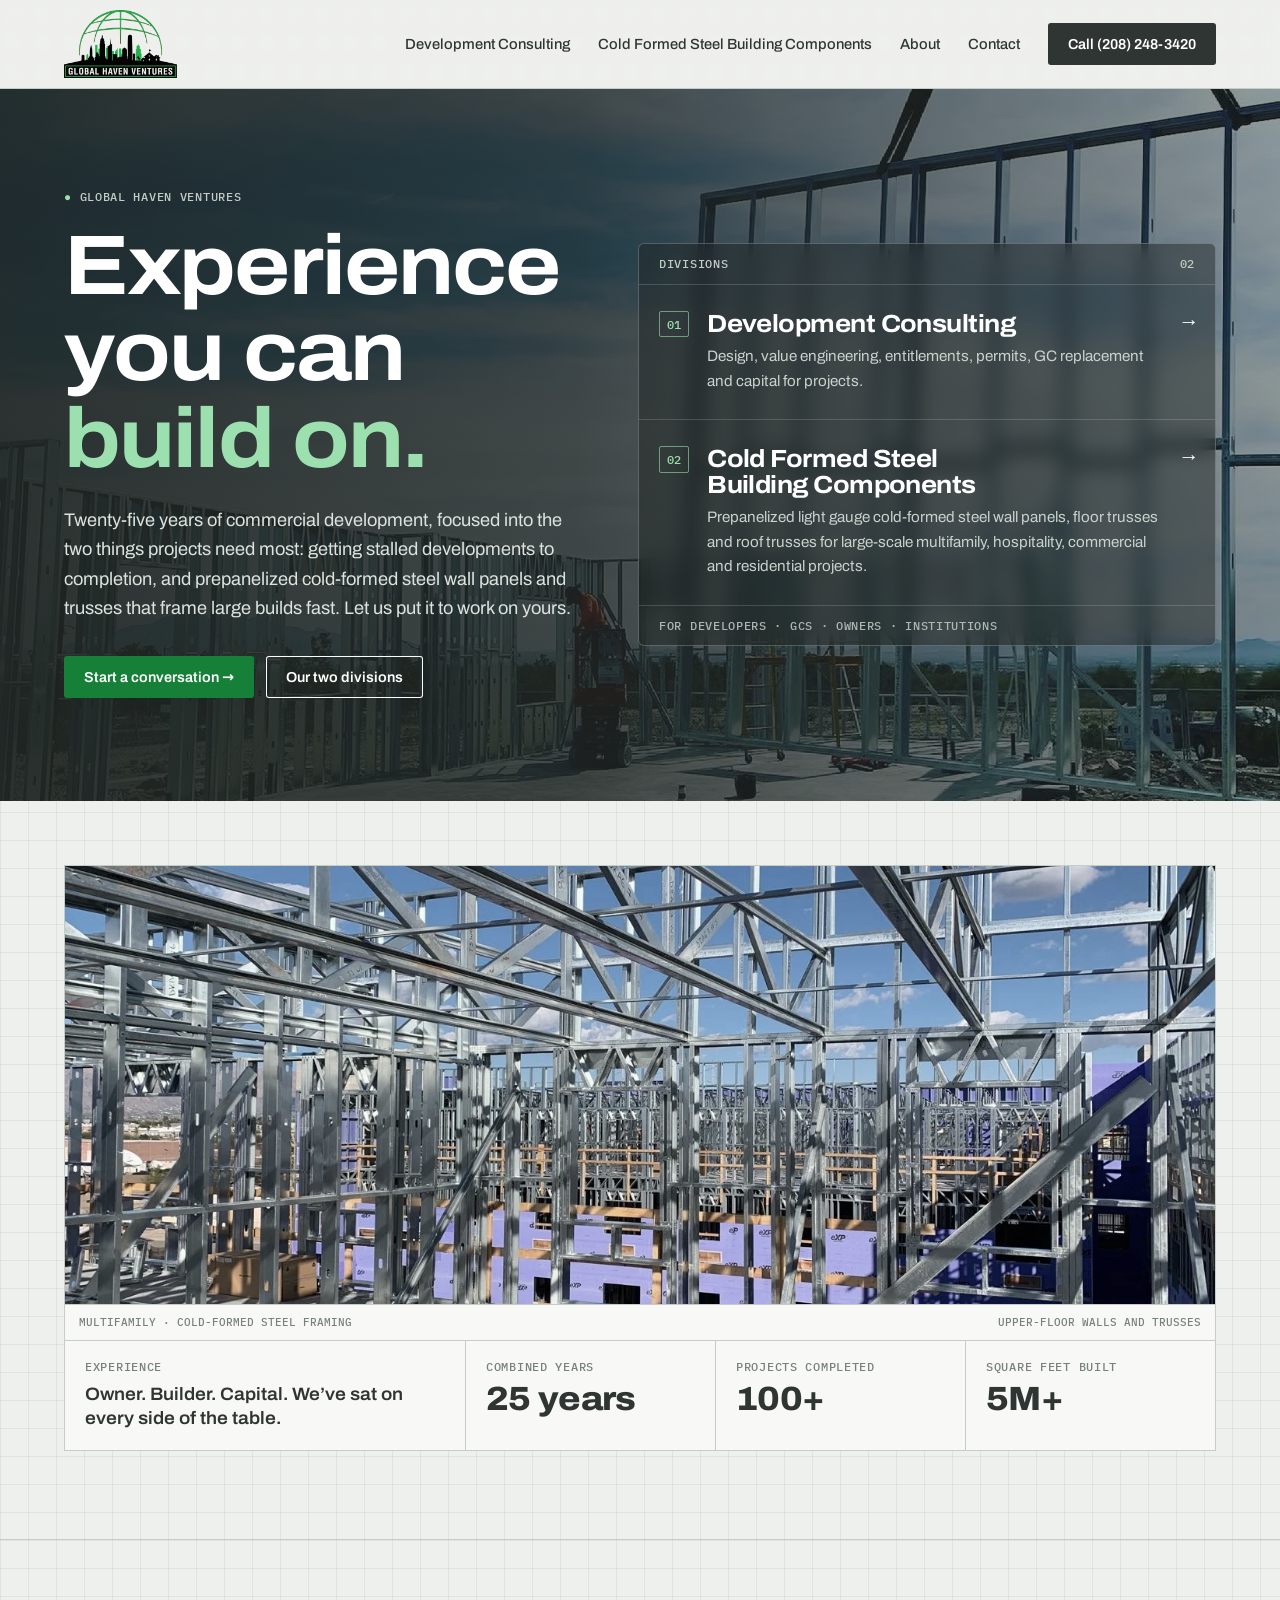
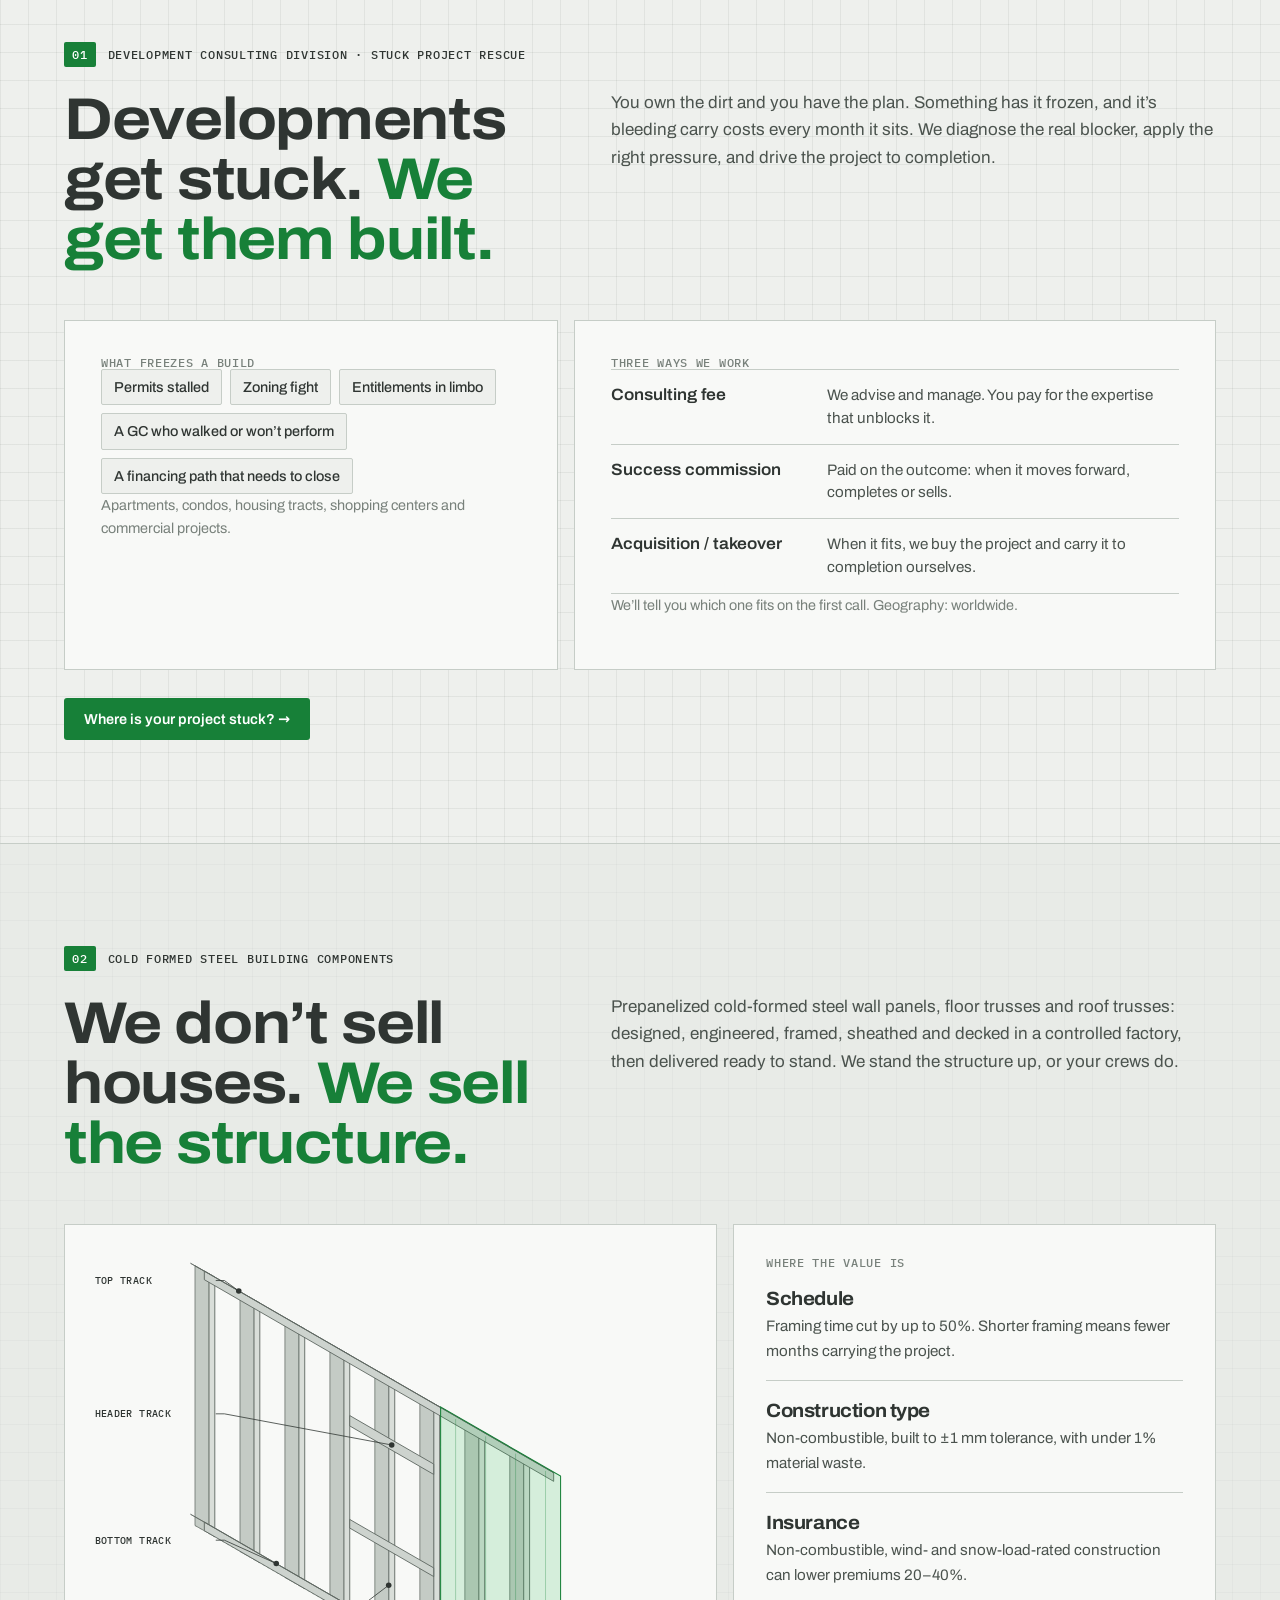
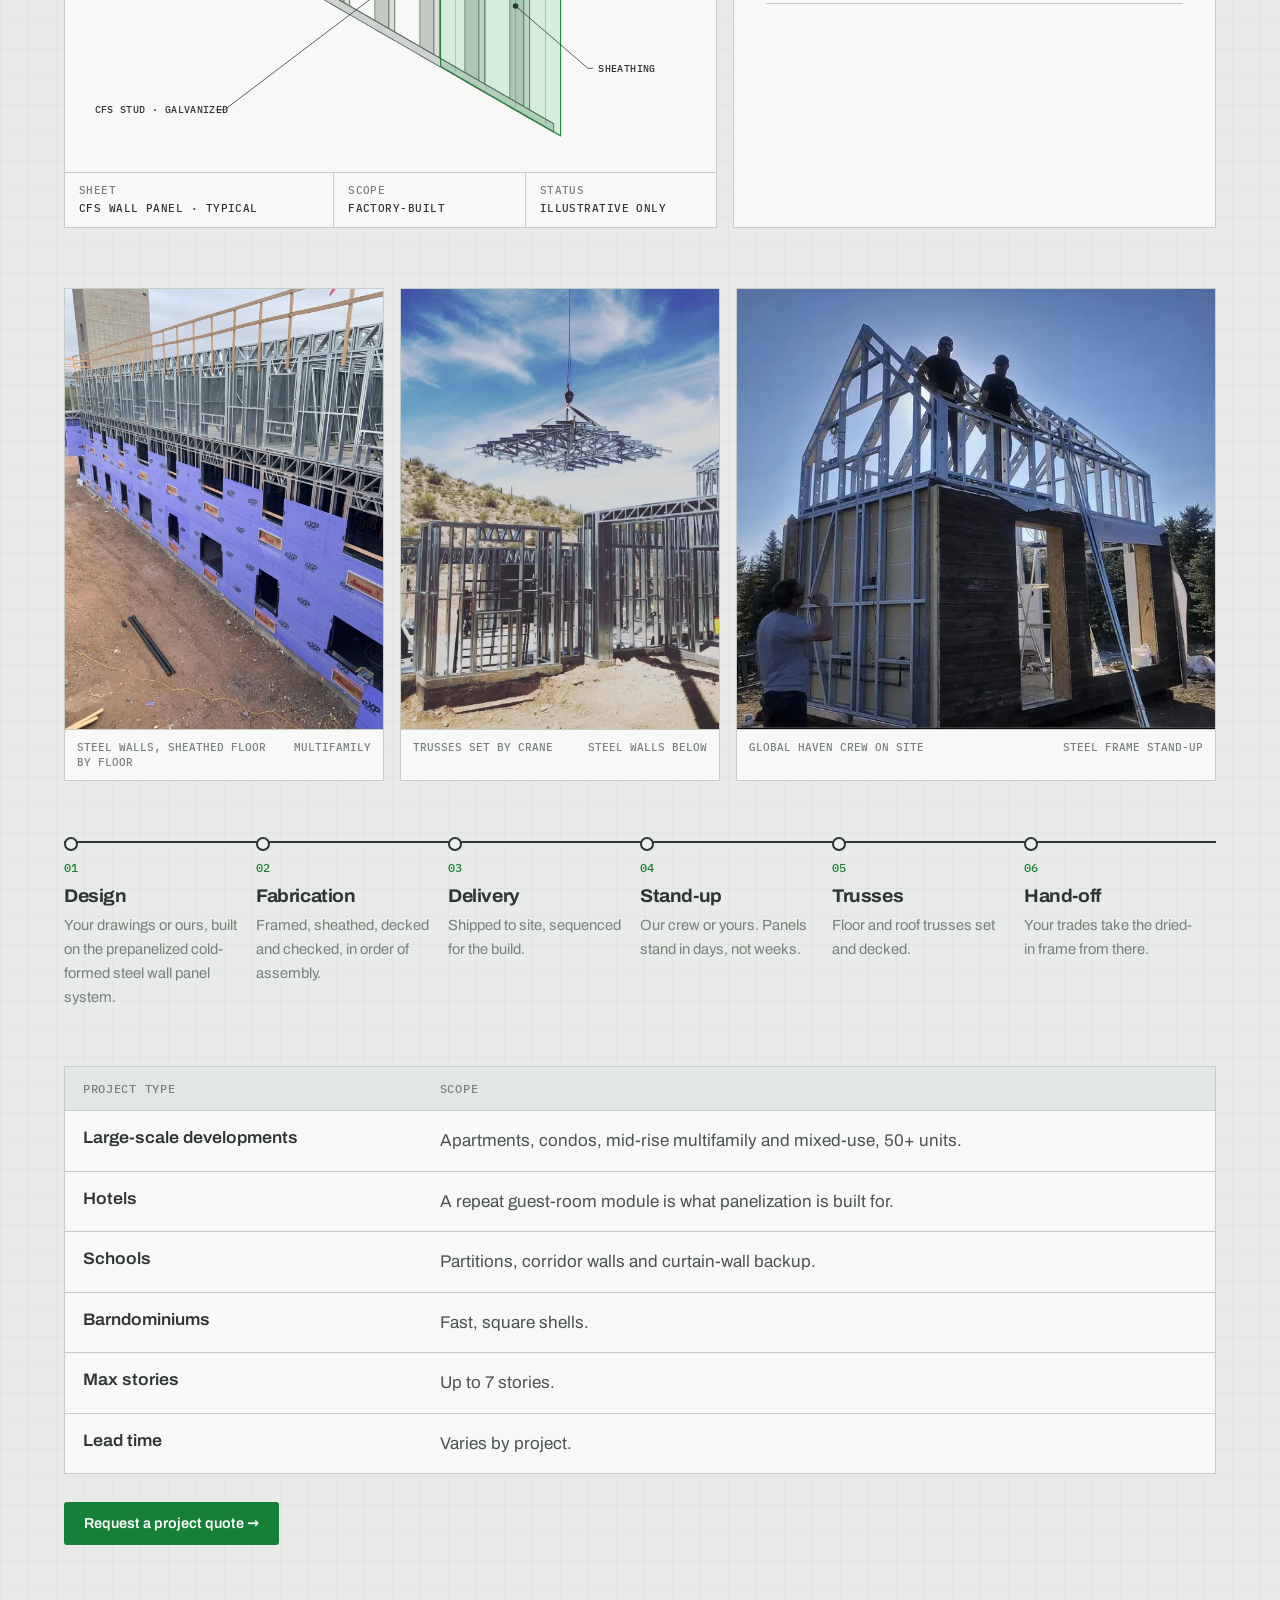
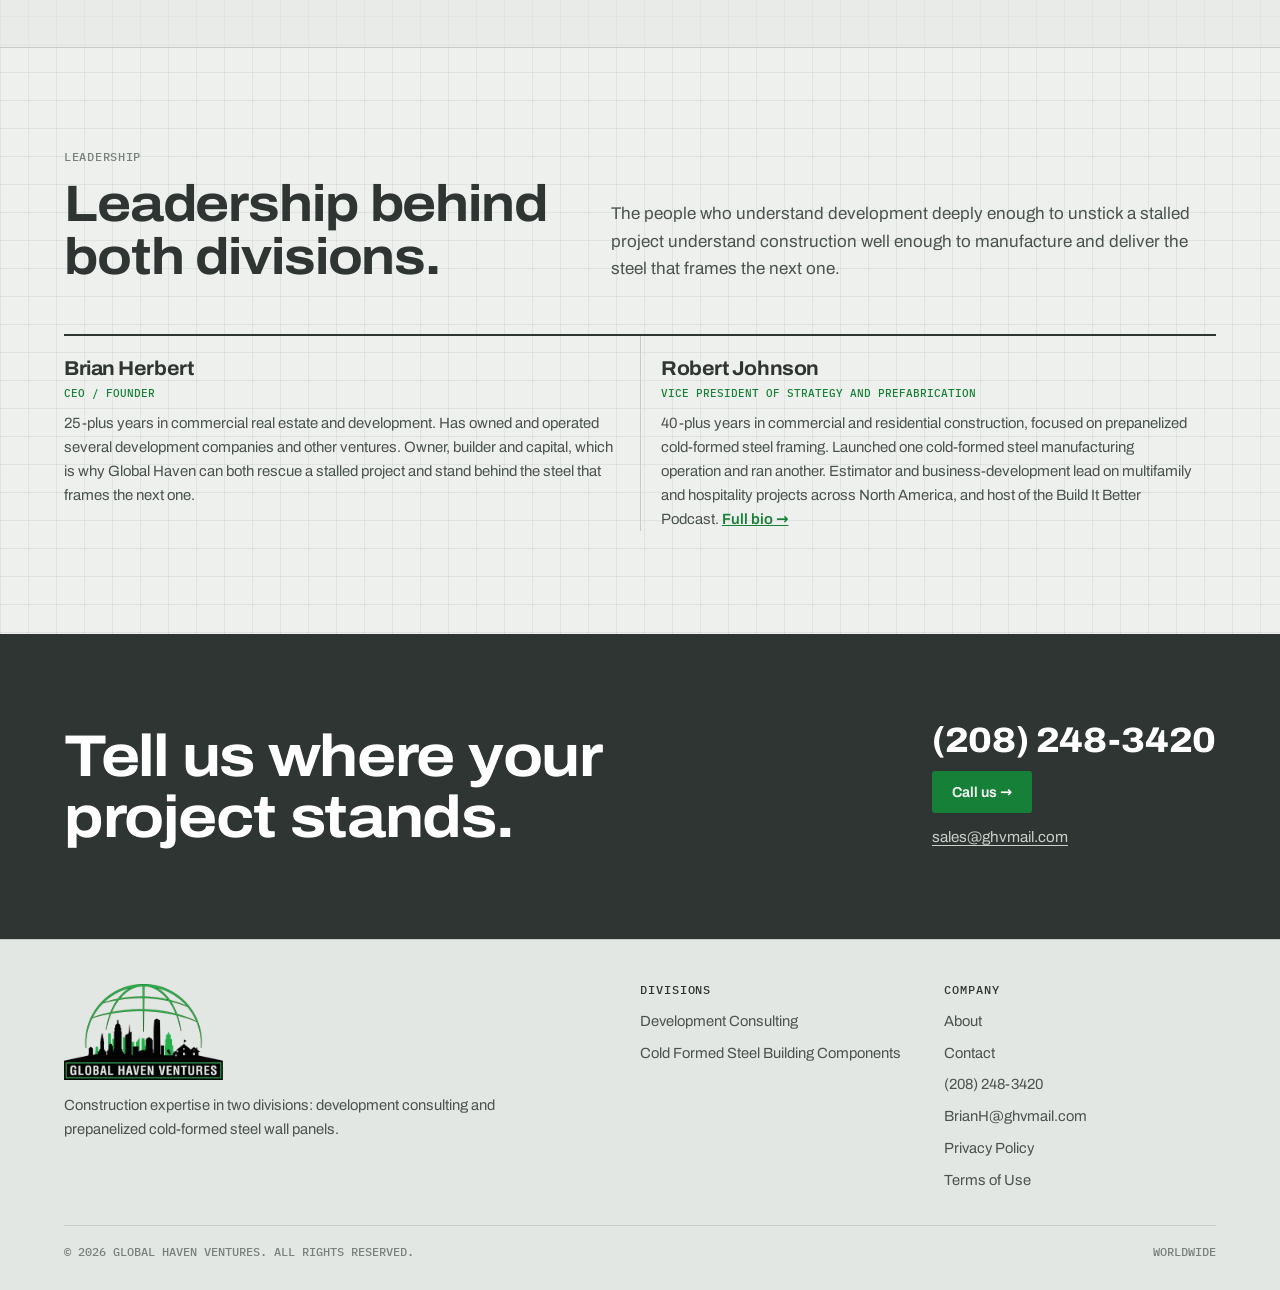
<file: index.html>
<!DOCTYPE html>
<html lang="en">
<head>
<meta charset="utf-8" />
<meta name="viewport" content="width=device-width, initial-scale=1" />
<title>Global Haven Ventures | Development Consulting & Prepanelized Cold-Formed Steel Wall Panels</title>
<meta name="description" content="Twenty-five years of commercial development: we get stalled developments to completion and supply prepanelized cold-formed steel wall panels that frame large builds fast." />
<link rel="canonical" href="https://globalhavenventures.com/" />
<meta property="og:type" content="website" />
<meta property="og:site_name" content="Global Haven Ventures" />
<meta property="og:title" content="Global Haven Ventures | Development Consulting &amp; Prepanelized Cold-Formed Steel Wall Panels" />
<meta property="og:description" content="Twenty-five years of commercial development: we get stalled developments to completion and supply prepanelized cold-formed steel wall panels that frame large builds fast." />
<meta property="og:url" content="https://globalhavenventures.com/" />
<meta property="og:image" content="https://globalhavenventures.com/assets/panel-crane-set.webp" />
<meta name="twitter:card" content="summary_large_image" />
<meta name="theme-color" content="#2F3532" />
<link rel="icon" type="image/png" sizes="32x32" href="/assets/favicon-32.png" />
<link rel="apple-touch-icon" href="/assets/apple-touch-icon.png" />
<link rel="stylesheet" href="/ghv.css" />
<link rel="preload" href="/assets/archivo-latin-wdth-normal.woff2" as="font" type="font/woff2" crossorigin />
<link rel="preload" href="/assets/panel-crane-set.webp" as="image" />
</head>
<body>
<header><div class="wrap">
  <a class="mark" href="/" aria-label="Global Haven Ventures home"><img src="/assets/ghv-logo.webp" alt="Global Haven Ventures" width="398" height="240"></a>
  <nav aria-label="Main"><a href="/consulting">Development Consulting</a><a href="/steel">Cold Formed Steel Building Components</a><a href="/about">About</a><a href="/contact">Contact</a><a class="btn" href="tel:+12082483420">Call (208) 248-3420</a>
    <details class="menu"><summary aria-label="Menu">Menu</summary><div class="menu-panel"><a href="/consulting">Development Consulting</a><a href="/steel">Cold Formed Steel Building Components</a><a href="/about">About</a><a href="/contact">Contact</a><a href="tel:+12082483420">Call (208) 248-3420</a></div></details>
  </nav>
</div></header>
<main>
<section class="hero photo-hero"><img class="hero-bg" src="/assets/panel-crane-set.webp" alt="Steel wall panel being set by crane while a worker frames on a lift" width="1280" height="1280"><div class="wrap">
  <div class="grid">
    <div>
      <div class="tag"><b>●</b> Global Haven Ventures</div>
      <h1>Experience you can <span>build on.</span></h1>
      <p>Twenty-five years of commercial development, focused into the two things projects need most: getting stalled developments to completion, and prepanelized cold-formed steel wall panels and trusses that frame large builds fast. Let us put it to work on yours.</p>
      <div class="ctas"><a class="btn green" href="/contact">Start a conversation →</a><a class="btn ghost light" href="#divisions">Our two divisions</a></div>
    </div>
    <div class="index" id="divisions">
      <div class="index-head"><span>Divisions</span><span>02</span></div>
      <a href="/consulting">
        <span class="no">01</span>
        <span><h3>Development Consulting</h3><p>Design, value engineering, entitlements, permits, GC replacement and capital for projects.</p></span>
        <span class="arr">→</span>
      </a>
      <a href="/steel">
        <span class="no">02</span>
        <span><h3>Cold Formed Steel Building Components</h3><p>Prepanelized light gauge cold-formed steel wall panels, floor trusses and roof trusses for large-scale multifamily, hospitality, commercial and residential projects.</p></span>
        <span class="arr">→</span>
      </a>
      <div class="index-foot">For developers · GCs · owners · institutions</div>
    </div>
  </div>
</div></section>

<section class="band"><div class="wrap">
  <figure class="wide"><img src="/assets/mf-steel-framing.webp" alt="Multifamily building framed in cold-formed steel, upper floor walls and trusses against blue sky" width="1478" height="1108"><figcaption><span>Multifamily · cold-formed steel framing</span><span>Upper-floor walls and trusses</span></figcaption></figure>
  <div class="cred">
    <div><span class="tag">Experience</span><p>Owner. Builder. Capital. We’ve sat on every side of the table.</p></div>
    <div><span class="tag">Combined years</span><span class="stat">25 years</span></div>
    <div><span class="tag">Projects completed</span><span class="stat">100+</span></div>
    <div><span class="tag">Square feet built</span><span class="stat">5M+</span></div>
  </div>
</div></section>

<section class="sec division" id="consulting"><div class="wrap">
  <div class="div-label"><span class="no">01</span><span>Development Consulting division · Stuck project rescue</span></div>
  <div class="head">
    <h2>Developments get stuck. <span>We get them built.</span></h2>
    <p>You own the dirt and you have the plan. Something has it frozen, and it’s bleeding carry costs every month it sits. We diagnose the real blocker, apply the right pressure, and drive the project to completion.</p>
  </div>
  <div class="cons-grid">
    <div class="panel">
      <div class="tag">What freezes a build</div>
      <ul class="blockers">
        <li>Permits stalled</li><li>Zoning fight</li><li>Entitlements in limbo</li><li>A GC who walked or won’t perform</li><li>A financing path that needs to close</li>
      </ul>
      <p class="small">Apartments, condos, housing tracts, shopping centers and commercial projects.</p>
    </div>
    <div class="panel">
      <div class="tag">Three ways we work</div>
      <ul class="terms">
        <li><b>Consulting fee</b><span>We advise and manage. You pay for the expertise that unblocks it.</span></li>
        <li><b>Success commission</b><span>Paid on the outcome: when it moves forward, completes or sells.</span></li>
        <li><b>Acquisition / takeover</b><span>When it fits, we buy the project and carry it to completion ourselves.</span></li>
      </ul>
      <p class="small">We’ll tell you which one fits on the first call. Geography: worldwide.</p>
    </div>
  </div>
  <a class="btn green" href="/contact">Where is your project stuck? →</a>
</div></section>

<section class="sec division steel" id="steel"><div class="wrap">
  <div class="div-label"><span class="no">02</span><span>Cold Formed Steel Building Components</span></div>
  <div class="head">
    <h2>We don’t sell houses. <span>We sell the structure.</span></h2>
    <p>Prepanelized cold-formed steel wall panels, floor trusses and roof trusses: designed, engineered, framed, sheathed and decked in a controlled factory, then delivered ready to stand. We stand the structure up, or your crews do.</p>
  </div>
  <div class="steel-grid">
    <div class="drawing">
      <svg class="axo" viewBox="0 0 720 600" role="img" aria-label="Illustrative isometric drawing of a prepanelized cold-formed steel wall panel: top and bottom track, galvanized studs, header track and sheathing">
<line class="back" x1="134.0" y1="31.0" x2="532.4" y2="261.0"/>
<line class="back" x1="134.0" y1="331.0" x2="532.4" y2="561.0"/>
<polygon class="stud" points="150.0,40.0 156.9,44.0 156.9,344.0 150.0,340.0"/>
<polygon class="stud-side" points="150.0,40.0 134.0,31.0 134.0,331.0 150.0,340.0"/>
<polygon class="stud" points="202.0,70.0 208.9,74.0 208.9,374.0 202.0,370.0"/>
<polygon class="stud-side" points="202.0,70.0 186.0,61.0 186.0,361.0 202.0,370.0"/>
<polygon class="stud" points="253.9,100.0 260.8,104.0 260.8,404.0 253.9,400.0"/>
<polygon class="stud-side" points="253.9,100.0 237.9,91.0 237.9,391.0 253.9,400.0"/>
<polygon class="stud" points="305.9,130.0 312.8,134.0 312.8,434.0 305.9,430.0"/>
<polygon class="stud-side" points="305.9,130.0 289.9,121.0 289.9,421.0 305.9,430.0"/>
<polygon class="stud" points="357.8,160.0 364.8,164.0 364.8,464.0 357.8,460.0"/>
<polygon class="stud-side" points="357.8,160.0 341.8,151.0 341.8,451.0 357.8,460.0"/>
<polygon class="stud" points="409.8,190.0 416.7,194.0 416.7,494.0 409.8,490.0"/>
<polygon class="stud-side" points="409.8,190.0 393.8,181.0 393.8,481.0 409.8,490.0"/>
<polygon class="stud" points="461.8,220.0 468.7,224.0 468.7,524.0 461.8,520.0"/>
<polygon class="stud-side" points="461.8,220.0 445.8,211.0 445.8,511.0 461.8,520.0"/>
<polygon class="stud" points="513.7,250.0 520.6,254.0 520.6,554.0 513.7,550.0"/>
<polygon class="stud-side" points="513.7,250.0 497.7,241.0 497.7,541.0 513.7,550.0"/>
<polygon class="track" points="144.8,37.0 548.4,270.0 548.4,280.0 144.8,47.0"/>
<polygon class="track-top" points="144.8,37.0 128.8,28.0 532.4,261.0 548.4,270.0"/>
<polygon class="track" points="144.8,327.0 548.4,560.0 548.4,570.0 144.8,337.0"/>
<polygon class="track-top" points="144.8,327.0 128.8,318.0 532.4,551.0 548.4,560.0"/>
<polygon class="track" points="312.8,204.0 409.8,260.0 409.8,272.0 312.8,216.0"/>
<polygon class="track" points="312.8,324.0 409.8,380.0 409.8,390.0 312.8,334.0"/>
<polygon class="sheath" points="417.8,194.0 556.4,274.0 556.4,574.0 417.8,494.0"/>
<line class="sheath-line" x1="435.1" y1="208.0" x2="435.1" y2="500.0"/>
<line class="sheath-line" x1="469.8" y1="228.0" x2="469.8" y2="520.0"/>
<line class="sheath-line" x1="504.4" y1="248.0" x2="504.4" y2="540.0"/>
<line class="sheath-line" x1="539.0" y1="268.0" x2="539.0" y2="560.0"/>
<polyline class="lead" points="184.6,60.0 168,48 158,48"/>
<circle class="dot" cx="184.6" cy="60.0" r="3.2"/>
<text class="lbl" x="18" y="52">TOP TRACK</text>
<polyline class="lead" points="361.3,238.0 168,202 158,202"/>
<circle class="dot" cx="361.3" cy="238.0" r="3.2"/>
<text class="lbl" x="18" y="206">HEADER TRACK</text>
<polyline class="lead" points="227.9,375.0 168,348 158,348"/>
<circle class="dot" cx="227.9" cy="375.0" r="3.2"/>
<text class="lbl" x="18" y="352">BOTTOM TRACK</text>
<polyline class="lead" points="357.8,400.0 168,544 158,544"/>
<circle class="dot" cx="357.8" cy="400.0" r="3.2"/>
<text class="lbl" x="18" y="548">CFS STUD · GALVANIZED</text>
<polyline class="lead" points="504.4,424.0 588,496 594,496"/>
<circle class="dot" cx="504.4" cy="424.0" r="3.2"/>
<text class="lbl" x="600" y="500">SHEATHING</text>
</svg>
      <div class="titleblock">
        <div>Sheet<b>CFS wall panel · typical</b></div>
        <div>Scope<b>Factory-built</b></div>
        <div>Status<b>Illustrative only</b></div>
      </div>
    </div>
    <div class="payoff">
      <div class="tag">Where the value is</div>
      <div class="pay"><h3>Schedule</h3><p>Framing time cut by up to 50%. Shorter framing means fewer months carrying the project.</p></div>
      <div class="pay"><h3>Construction type</h3><p>Non-combustible, built to ±1 mm tolerance, with under 1% material waste.</p></div>
      <div class="pay"><h3>Insurance</h3><p>Non-combustible, wind- and snow-load-rated construction can lower premiums 20–40%.</p></div>
    </div>
  </div>

  <div class="photos">
    <figure><img src="/assets/mf-sheathing.webp" alt="Three-storey steel-framed building with exterior sheathing going on floor by floor" width="1108" height="1478" loading="lazy"><figcaption><span>Steel walls, sheathed floor by floor</span><span>Multifamily</span></figcaption></figure>
    <figure><img src="/assets/truss-lift.webp" alt="Steel roof trusses lifted by crane over steel-framed walls" width="1280" height="1280" loading="lazy"><figcaption><span>Trusses set by crane</span><span>Steel walls below</span></figcaption></figure>
    <figure><img src="/assets/g1-crew.webp" alt="Global Haven crew standing up a steel frame on site" width="860" height="642" loading="lazy"><figcaption><span>Global Haven crew on site</span><span>Steel frame stand-up</span></figcaption></figure>
  </div>

  <ol class="process">
    <li><h3>Design</h3><p>Your drawings or ours, built on the prepanelized cold-formed steel wall panel system.</p></li>
    <li><h3>Fabrication</h3><p>Framed, sheathed, decked and checked, in order of assembly.</p></li>
    <li><h3>Delivery</h3><p>Shipped to site, sequenced for the build.</p></li>
    <li><h3>Stand-up</h3><p>Our crew or yours. Panels stand in days, not weeks.</p></li>
    <li><h3>Trusses</h3><p>Floor and roof trusses set and decked.</p></li>
    <li><h3>Hand-off</h3><p>Your trades take the dried-in frame from there.</p></li>
  </ol>

  <div class="table-wrap"><table>
    <thead><tr><th>Project type</th><th>Scope</th></tr></thead>
    <tbody>
      <tr><td>Large-scale developments</td><td>Apartments, condos, mid-rise multifamily and mixed-use, 50+ units.</td></tr>
      <tr><td>Hotels</td><td>A repeat guest-room module is what panelization is built for.</td></tr>
      <tr><td>Schools</td><td>Partitions, corridor walls and curtain-wall backup.</td></tr>
      <tr><td>Barndominiums</td><td>Fast, square shells.</td></tr>
      <tr><td>Max stories</td><td>Up to 7 stories.</td></tr>
      <tr><td>Lead time</td><td>Varies by project.</td></tr>
    </tbody>
  </table></div>
  <a class="btn green" href="/contact">Request a project quote →</a>
</div></section>

<section class="sec" id="team"><div class="wrap">
  <div class="head">
    <div><div class="tag">Leadership</div><h2 style="margin-top:16px">Leadership behind both divisions.</h2></div>
    <p>The people who understand development deeply enough to unstick a stalled project understand construction well enough to manufacture and deliver the steel that frames the next one.</p>
  </div>
  <div class="people duo">
    <div><h3>Brian Herbert</h3><span class="role">CEO / Founder</span><p>25-plus years in commercial real estate and development. Has owned and operated several development companies and other ventures. Owner, builder and capital, which is why Global Haven can both rescue a stalled project and stand behind the steel that frames the next one.</p></div>
    <div><h3>Robert Johnson</h3><span class="role">Vice President of Strategy and Prefabrication</span><p>40-plus years in commercial and residential construction, focused on prepanelized cold-formed steel framing. Launched one cold-formed steel manufacturing operation and ran another. Estimator and business-development lead on multifamily and hospitality projects across North America, and host of the Build It Better Podcast. <a class="more" href="/robert-johnson">Full bio →</a></p></div>
  </div>
</div></section>

<section class="close" id="call"><div class="wrap">
  <h2>Tell us where your project stands.</h2>
  <div class="side"><a class="phone" href="tel:+12082483420">(208) 248-3420</a><a class="btn green" href="tel:+12082483420">Call us →</a><a class="close-email" href="mailto:sales@ghvmail.com">sales@ghvmail.com</a></div>
</div></section>
</main>
<footer><div class="wrap">
  <div class="grid">
    <div><img class="foot-logo" src="/assets/ghv-logo.webp" alt="Global Haven Ventures" width="398" height="240" loading="lazy"><p style="margin:14px 0 0;max-width:30em">Construction expertise in two divisions: development consulting and prepanelized cold-formed steel wall panels.</p></div>
    <div><h4>Divisions</h4><a href="/consulting">Development Consulting</a><a href="/steel">Cold Formed Steel Building Components</a></div>
    <div><h4>Company</h4><a href="/about">About</a><a href="/contact">Contact</a><a href="tel:+12082483420">(208) 248-3420</a><a href="mailto:BrianH@ghvmail.com">BrianH@ghvmail.com</a><a href="/privacy-policy.html">Privacy Policy</a><a href="/terms.html">Terms of Use</a></div>
  </div>
  <div class="legal"><span>© 2026 Global Haven Ventures. All rights reserved.</span><span>Worldwide</span></div>
</div></footer>
</body>
</html>
</file>
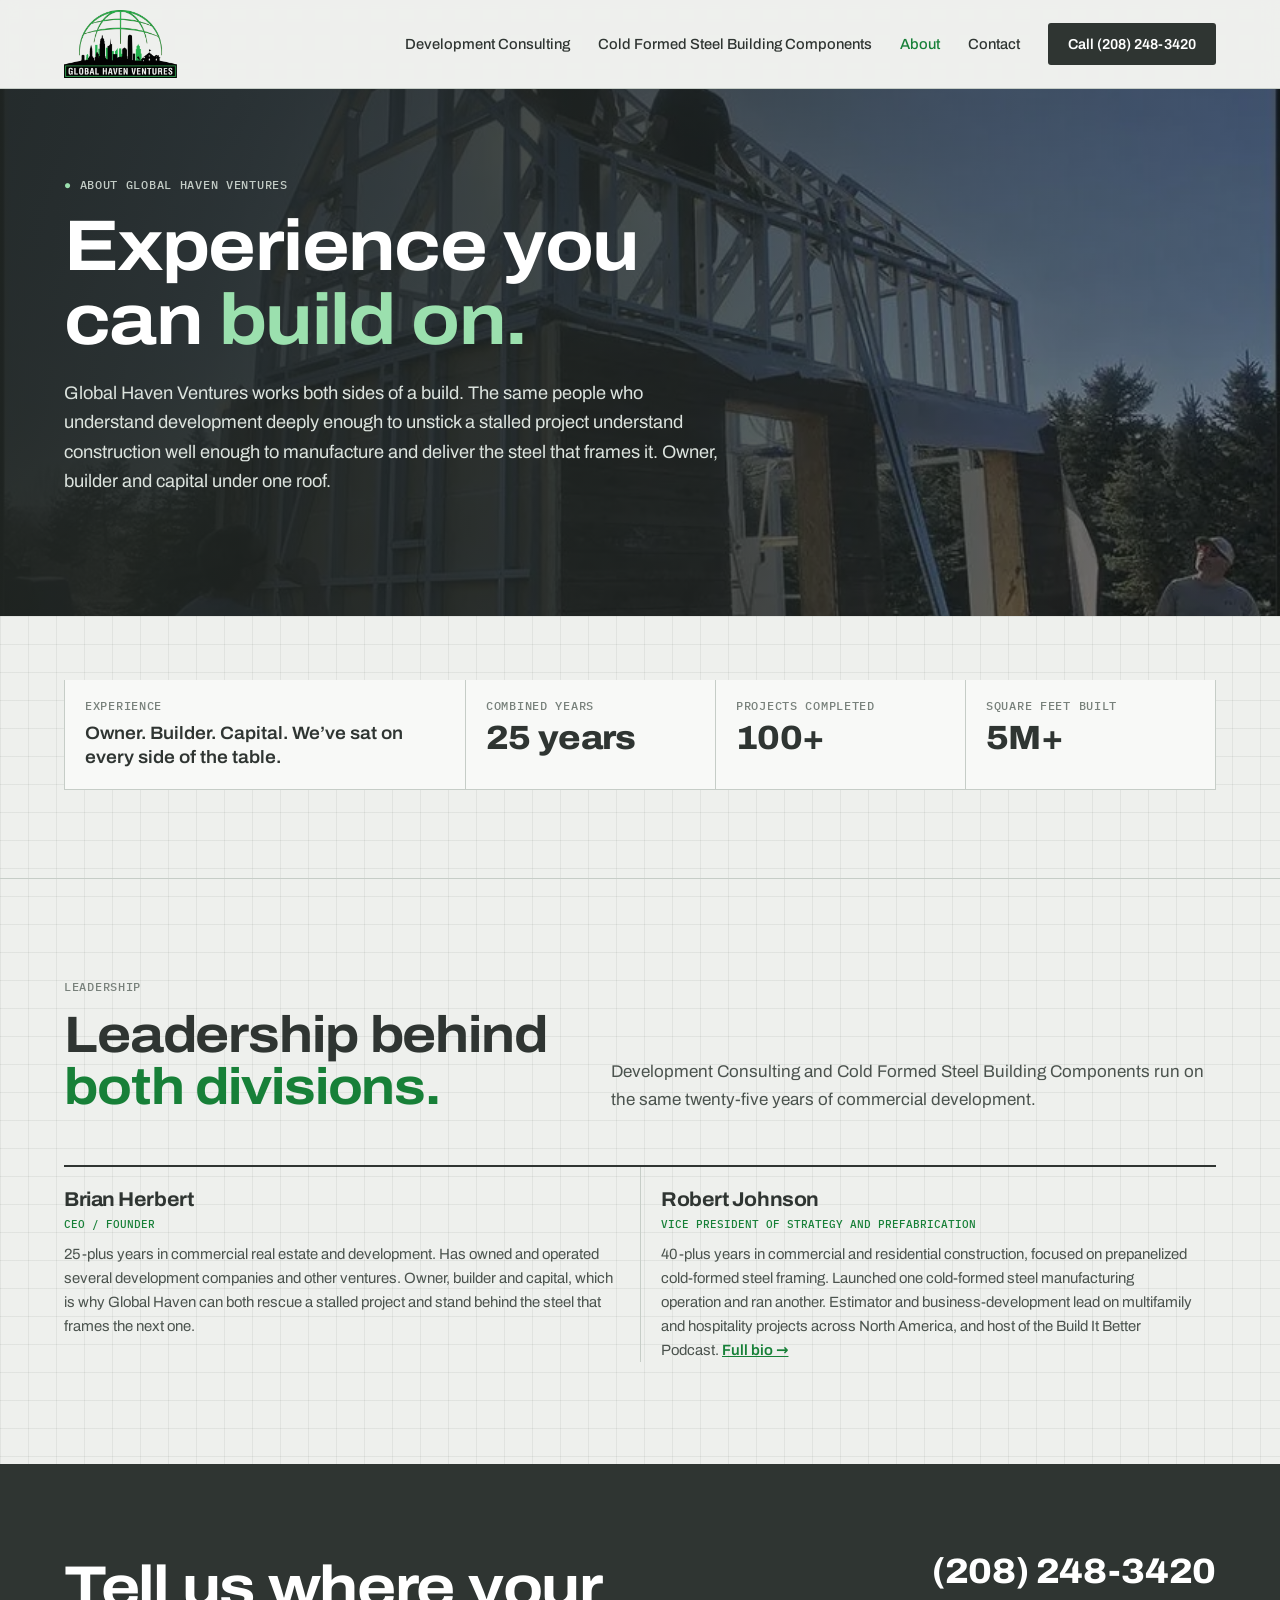
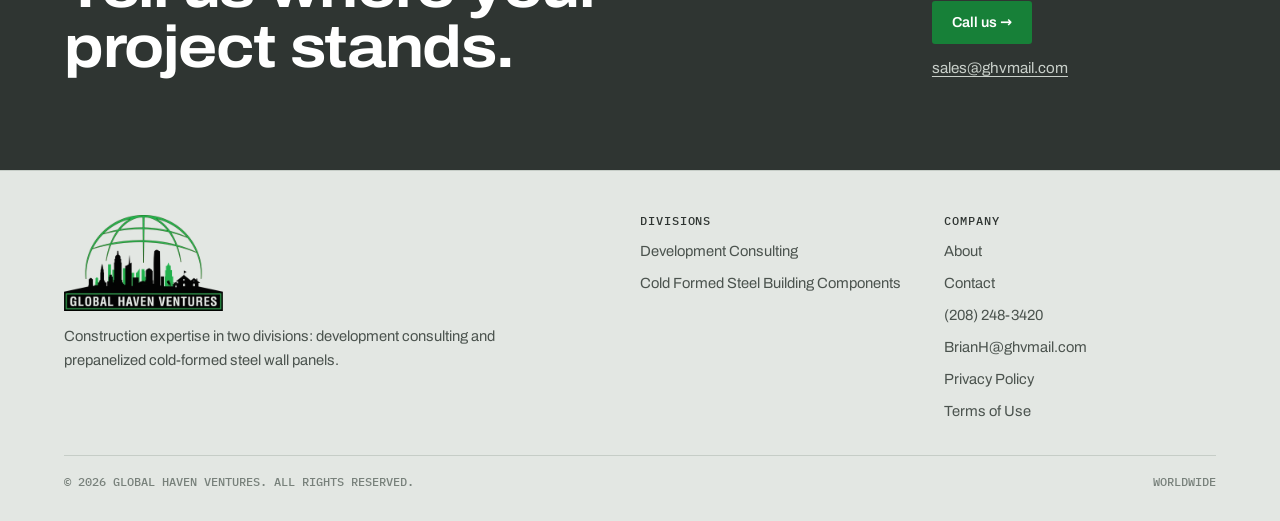
<file: about.html>
<!DOCTYPE html>
<html lang="en">
<head>
<meta charset="utf-8" />
<meta name="viewport" content="width=device-width, initial-scale=1" />
<title>About | Global Haven Ventures</title>
<meta name="description" content="Global Haven Ventures works both sides of a build: owner, builder and capital under one roof, led by founder Brian Herbert." />
<link rel="canonical" href="https://globalhavenventures.com/about" />
<meta property="og:type" content="website" />
<meta property="og:site_name" content="Global Haven Ventures" />
<meta property="og:title" content="About | Global Haven Ventures" />
<meta property="og:description" content="Global Haven Ventures works both sides of a build: owner, builder and capital under one roof, led by founder Brian Herbert." />
<meta property="og:url" content="https://globalhavenventures.com/about" />
<meta property="og:image" content="https://globalhavenventures.com/assets/panel-crane-set.webp" />
<meta name="twitter:card" content="summary_large_image" />
<meta name="theme-color" content="#2F3532" />
<link rel="icon" type="image/png" sizes="32x32" href="/assets/favicon-32.png" />
<link rel="apple-touch-icon" href="/assets/apple-touch-icon.png" />
<link rel="stylesheet" href="/ghv.css" />
<link rel="preload" href="/assets/archivo-latin-wdth-normal.woff2" as="font" type="font/woff2" crossorigin />
<link rel="preload" href="/assets/g1-crew.webp" as="image" />
</head>
<body>
<header><div class="wrap">
  <a class="mark" href="/" aria-label="Global Haven Ventures home"><img src="/assets/ghv-logo.webp" alt="Global Haven Ventures" width="398" height="240"></a>
  <nav aria-label="Main"><a href="/consulting">Development Consulting</a><a href="/steel">Cold Formed Steel Building Components</a><a href="/about" aria-current=page>About</a><a href="/contact">Contact</a><a class="btn" href="tel:+12082483420">Call (208) 248-3420</a>
    <details class="menu"><summary aria-label="Menu">Menu</summary><div class="menu-panel"><a href="/consulting">Development Consulting</a><a href="/steel">Cold Formed Steel Building Components</a><a href="/about">About</a><a href="/contact">Contact</a><a href="tel:+12082483420">Call (208) 248-3420</a></div></details>
  </nav>
</div></header>
<main>
<section class="hero photo-hero page-hero"><img class="hero-bg" src="/assets/g1-crew.webp" alt="Global Haven crew standing up a steel frame on site" width="860" height="642"><div class="wrap">
  <div class="tag"><b>●</b> About Global Haven Ventures</div>
  <h1 style="margin-top:20px">Experience you can <span>build on.</span></h1>
  <p class="lead">Global Haven Ventures works both sides of a build. The same people who understand development deeply enough to unstick a stalled project understand construction well enough to manufacture and deliver the steel that frames it. Owner, builder and capital under one roof.</p>
</div></section>

<section class="band"><div class="wrap">
  <div class="cred">
    <div><span class="tag">Experience</span><p>Owner. Builder. Capital. We’ve sat on every side of the table.</p></div>
    <div><span class="tag">Combined years</span><span class="stat">25 years</span></div>
    <div><span class="tag">Projects completed</span><span class="stat">100+</span></div>
    <div><span class="tag">Square feet built</span><span class="stat">5M+</span></div>
  </div>
</div></section>

<section class="sec" id="team"><div class="wrap">
  <div class="head">
    <div><div class="tag">Leadership</div><h2>Leadership behind <span>both divisions.</span></h2></div>
    <p>Development Consulting and Cold Formed Steel Building Components run on the same twenty-five years of commercial development.</p>
  </div>
  <div class="people duo">
    <div><h3>Brian Herbert</h3><span class="role">CEO / Founder</span><p>25-plus years in commercial real estate and development. Has owned and operated several development companies and other ventures. Owner, builder and capital, which is why Global Haven can both rescue a stalled project and stand behind the steel that frames the next one.</p></div>
    <div><h3>Robert Johnson</h3><span class="role">Vice President of Strategy and Prefabrication</span><p>40-plus years in commercial and residential construction, focused on prepanelized cold-formed steel framing. Launched one cold-formed steel manufacturing operation and ran another. Estimator and business-development lead on multifamily and hospitality projects across North America, and host of the Build It Better Podcast. <a class="more" href="/robert-johnson">Full bio →</a></p></div>
  </div>
</div></section>

<section class="close" id="contact"><div class="wrap">
  <h2>Tell us where your project stands.</h2>
  <div class="side"><a class="phone" href="tel:+12082483420">(208) 248-3420</a><a class="btn green" href="tel:+12082483420">Call us →</a><a class="close-email" href="mailto:sales@ghvmail.com">sales@ghvmail.com</a></div>
</div></section>
</main>
<footer><div class="wrap">
  <div class="grid">
    <div><img class="foot-logo" src="/assets/ghv-logo.webp" alt="Global Haven Ventures" width="398" height="240" loading="lazy"><p style="margin:14px 0 0;max-width:30em">Construction expertise in two divisions: development consulting and prepanelized cold-formed steel wall panels.</p></div>
    <div><h4>Divisions</h4><a href="/consulting">Development Consulting</a><a href="/steel">Cold Formed Steel Building Components</a></div>
    <div><h4>Company</h4><a href="/about">About</a><a href="/contact">Contact</a><a href="tel:+12082483420">(208) 248-3420</a><a href="mailto:BrianH@ghvmail.com">BrianH@ghvmail.com</a><a href="/privacy-policy.html">Privacy Policy</a><a href="/terms.html">Terms of Use</a></div>
  </div>
  <div class="legal"><span>© 2026 Global Haven Ventures. All rights reserved.</span><span>Worldwide</span></div>
</div></footer>
</body>
</html>
</file>
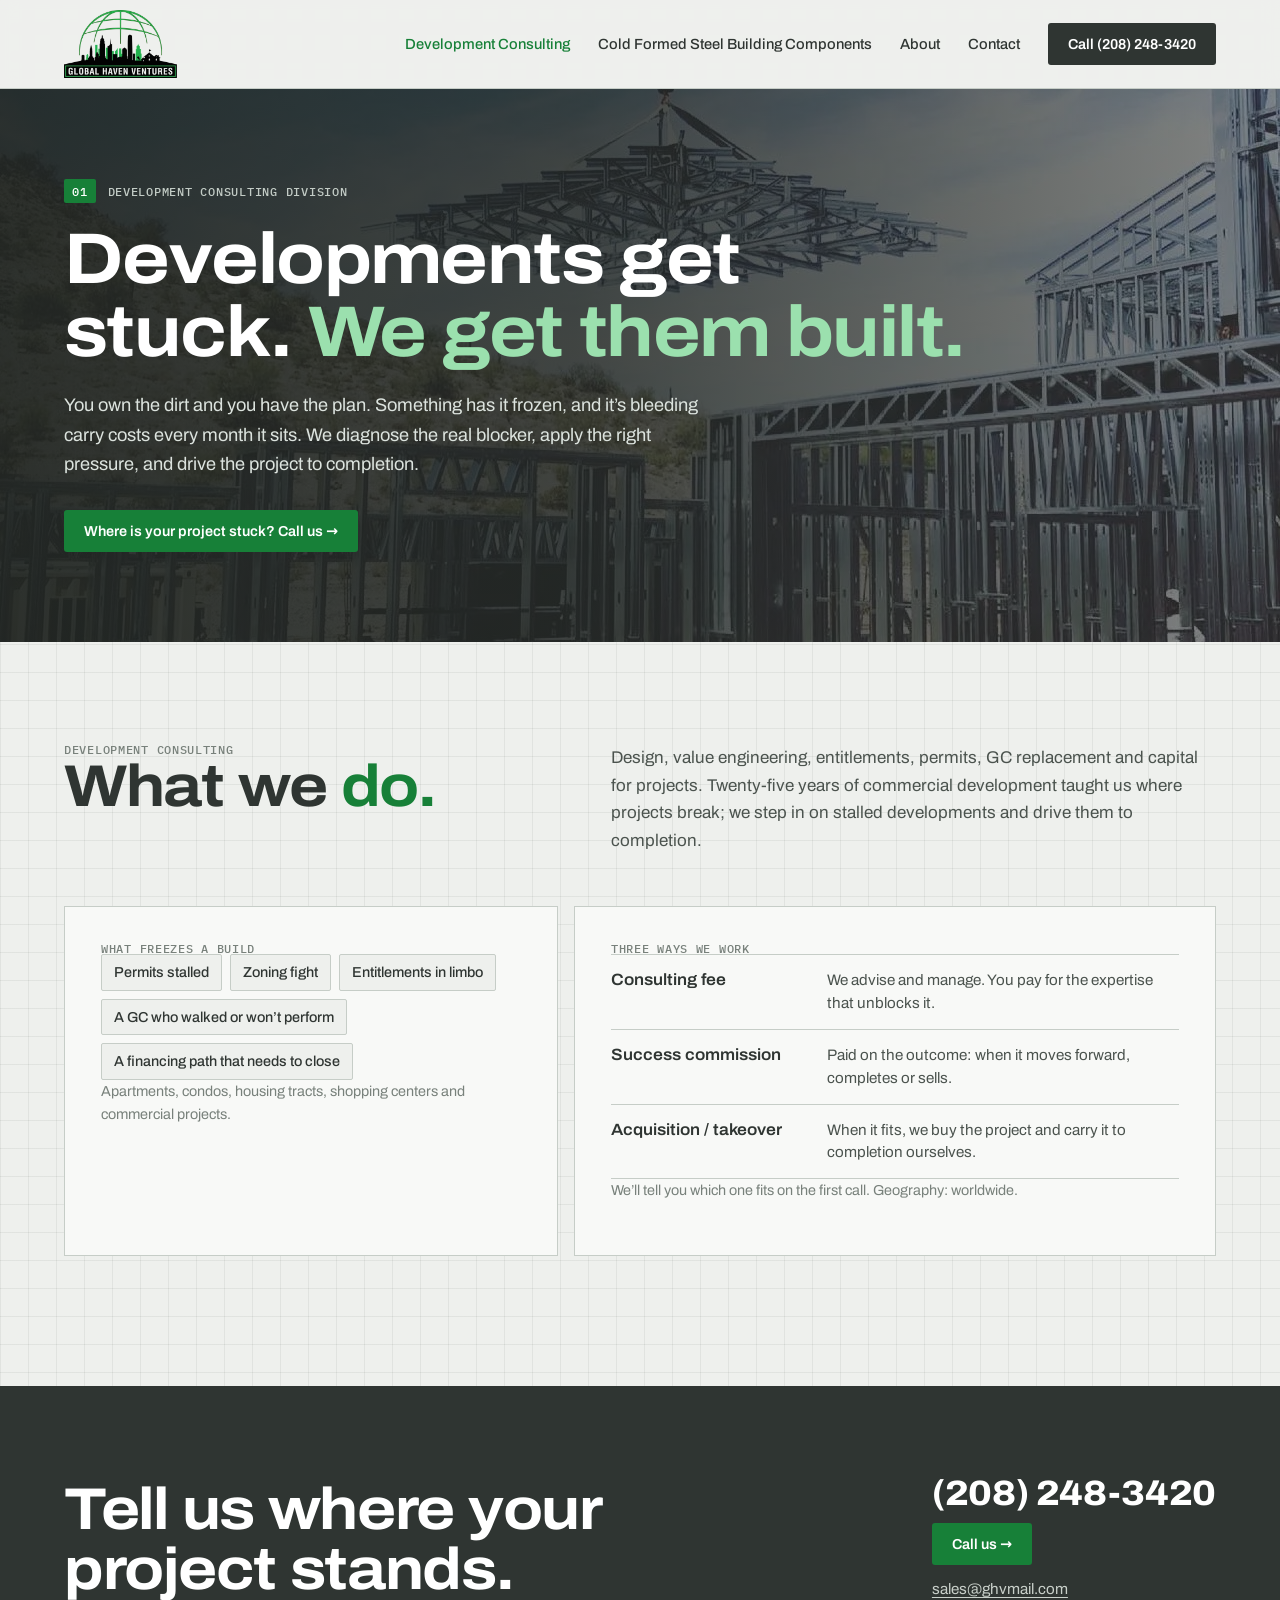
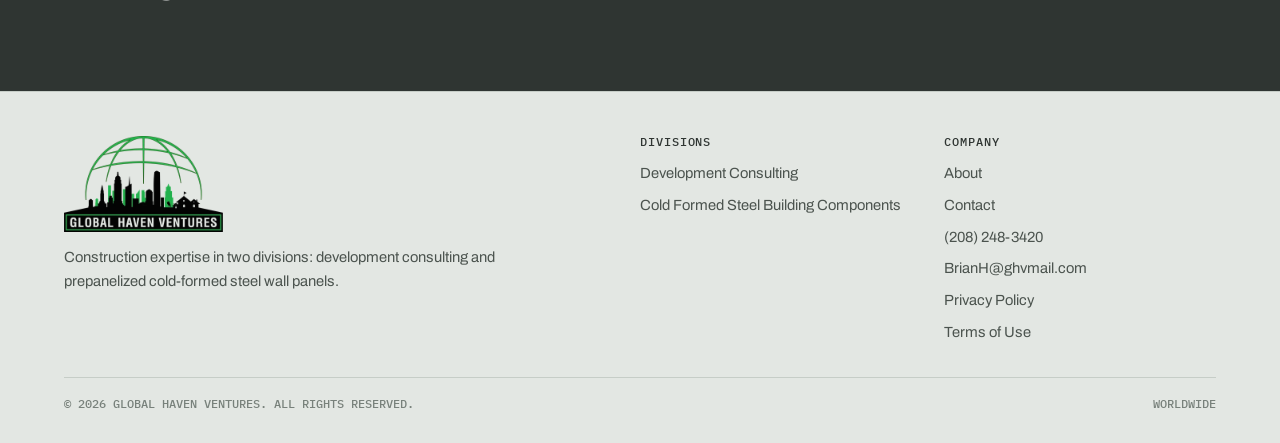
<file: consulting.html>
<!DOCTYPE html>
<html lang="en">
<head>
<meta charset="utf-8" />
<meta name="viewport" content="width=device-width, initial-scale=1" />
<title>Development Consulting | Global Haven Ventures</title>
<meta name="description" content="Stalled development? Global Haven Ventures provides design, value engineering, entitlements, permits, GC replacement and capital to get developments to completion." />
<link rel="canonical" href="https://globalhavenventures.com/consulting" />
<meta property="og:type" content="website" />
<meta property="og:site_name" content="Global Haven Ventures" />
<meta property="og:title" content="Development Consulting | Global Haven Ventures" />
<meta property="og:description" content="Stalled development? Global Haven Ventures provides design, value engineering, entitlements, permits, GC replacement and capital to get developments to completion." />
<meta property="og:url" content="https://globalhavenventures.com/consulting" />
<meta property="og:image" content="https://globalhavenventures.com/assets/panel-crane-set.webp" />
<meta name="twitter:card" content="summary_large_image" />
<meta name="theme-color" content="#2F3532" />
<link rel="icon" type="image/png" sizes="32x32" href="/assets/favicon-32.png" />
<link rel="apple-touch-icon" href="/assets/apple-touch-icon.png" />
<link rel="stylesheet" href="/ghv.css" />
<link rel="preload" href="/assets/archivo-latin-wdth-normal.woff2" as="font" type="font/woff2" crossorigin />
<link rel="preload" href="/assets/truss-lift.webp" as="image" />
</head>
<body>
<header><div class="wrap">
  <a class="mark" href="/" aria-label="Global Haven Ventures home"><img src="/assets/ghv-logo.webp" alt="Global Haven Ventures" width="398" height="240"></a>
  <nav aria-label="Main"><a href="/consulting" aria-current=page>Development Consulting</a><a href="/steel">Cold Formed Steel Building Components</a><a href="/about">About</a><a href="/contact">Contact</a><a class="btn" href="tel:+12082483420">Call (208) 248-3420</a>
    <details class="menu"><summary aria-label="Menu">Menu</summary><div class="menu-panel"><a href="/consulting">Development Consulting</a><a href="/steel">Cold Formed Steel Building Components</a><a href="/about">About</a><a href="/contact">Contact</a><a href="tel:+12082483420">Call (208) 248-3420</a></div></details>
  </nav>
</div></header>
<main>
<section class="hero photo-hero page-hero"><img class="hero-bg" src="/assets/truss-lift.webp" alt="Steel roof trusses lifted by crane over steel-framed walls" width="1280" height="1280"><div class="wrap">
  <div class="div-label"><span class="no">01</span><span>Development Consulting division</span></div>
  <h1>Developments get stuck. <span>We get them built.</span></h1>
  <p class="lead">You own the dirt and you have the plan. Something has it frozen, and it’s bleeding carry costs every month it sits. We diagnose the real blocker, apply the right pressure, and drive the project to completion.</p>
  <a class="btn green" href="tel:+12082483420">Where is your project stuck? Call us →</a>
</div></section>

<section class="sec first division"><div class="wrap">
  <div class="head">
    <div><div class="tag">Development Consulting</div><h2>What we <span>do.</span></h2></div>
    <p>Design, value engineering, entitlements, permits, GC replacement and capital for projects. Twenty-five years of commercial development taught us where projects break; we step in on stalled developments and drive them to completion.</p>
  </div>
  <div class="cons-grid">
    <div class="panel">
      <div class="tag">What freezes a build</div>
      <ul class="blockers">
        <li>Permits stalled</li><li>Zoning fight</li><li>Entitlements in limbo</li><li>A GC who walked or won’t perform</li><li>A financing path that needs to close</li>
      </ul>
      <p class="small">Apartments, condos, housing tracts, shopping centers and commercial projects.</p>
    </div>
    <div class="panel">
      <div class="tag">Three ways we work</div>
      <ul class="terms">
        <li><b>Consulting fee</b><span>We advise and manage. You pay for the expertise that unblocks it.</span></li>
        <li><b>Success commission</b><span>Paid on the outcome: when it moves forward, completes or sells.</span></li>
        <li><b>Acquisition / takeover</b><span>When it fits, we buy the project and carry it to completion ourselves.</span></li>
      </ul>
      <p class="small">We’ll tell you which one fits on the first call. Geography: worldwide.</p>
    </div>
  </div>
</div></section>

<section class="close" id="contact"><div class="wrap">
  <h2>Tell us where your project stands.</h2>
  <div class="side"><a class="phone" href="tel:+12082483420">(208) 248-3420</a><a class="btn green" href="tel:+12082483420">Call us →</a><a class="close-email" href="mailto:sales@ghvmail.com">sales@ghvmail.com</a></div>
</div></section>
</main>
<footer><div class="wrap">
  <div class="grid">
    <div><img class="foot-logo" src="/assets/ghv-logo.webp" alt="Global Haven Ventures" width="398" height="240" loading="lazy"><p style="margin:14px 0 0;max-width:30em">Construction expertise in two divisions: development consulting and prepanelized cold-formed steel wall panels.</p></div>
    <div><h4>Divisions</h4><a href="/consulting">Development Consulting</a><a href="/steel">Cold Formed Steel Building Components</a></div>
    <div><h4>Company</h4><a href="/about">About</a><a href="/contact">Contact</a><a href="tel:+12082483420">(208) 248-3420</a><a href="mailto:BrianH@ghvmail.com">BrianH@ghvmail.com</a><a href="/privacy-policy.html">Privacy Policy</a><a href="/terms.html">Terms of Use</a></div>
  </div>
  <div class="legal"><span>© 2026 Global Haven Ventures. All rights reserved.</span><span>Worldwide</span></div>
</div></footer>
</body>
</html>
</file>
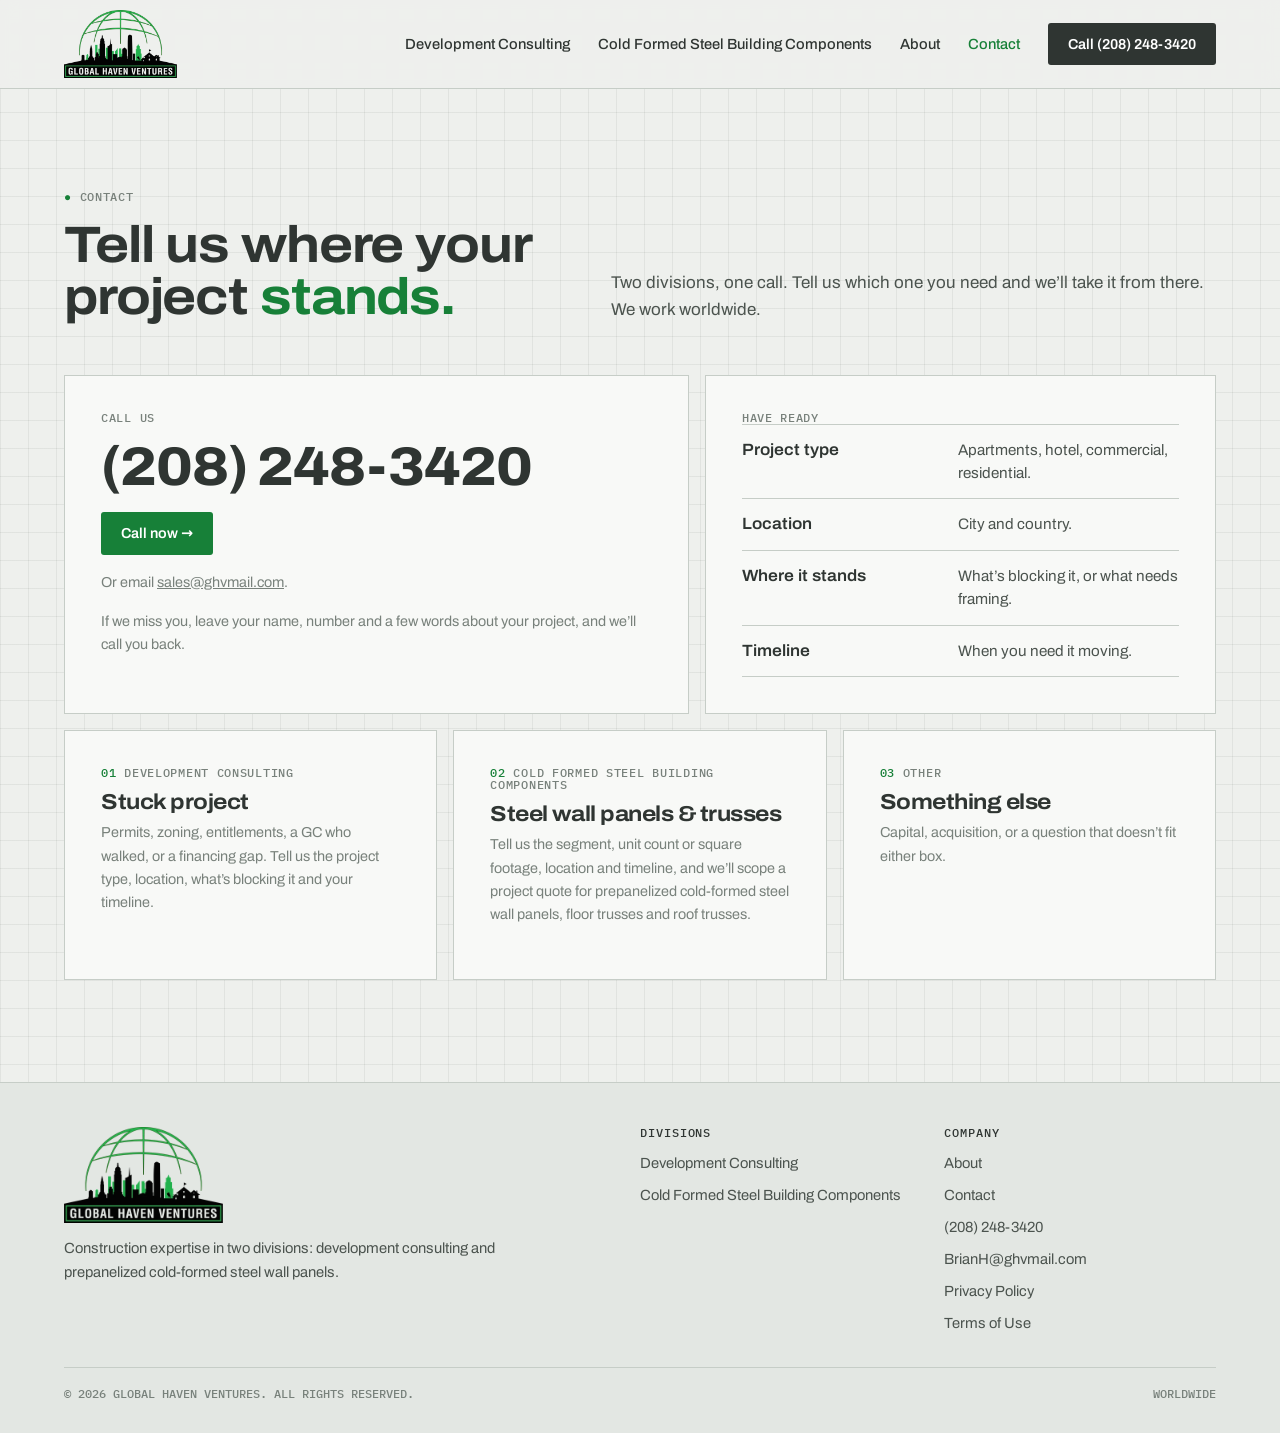
<file: contact.html>
<!DOCTYPE html>
<html lang="en">
<head>
<meta charset="utf-8" />
<meta name="viewport" content="width=device-width, initial-scale=1" />
<title>Contact | Global Haven Ventures</title>
<meta name="description" content="Call Global Haven Ventures at (208) 248-3420 about a stalled development or prepanelized cold-formed steel wall panels for your project." />
<link rel="canonical" href="https://globalhavenventures.com/contact" />
<meta property="og:type" content="website" />
<meta property="og:site_name" content="Global Haven Ventures" />
<meta property="og:title" content="Contact | Global Haven Ventures" />
<meta property="og:description" content="Call Global Haven Ventures at (208) 248-3420 about a stalled development or prepanelized cold-formed steel wall panels for your project." />
<meta property="og:url" content="https://globalhavenventures.com/contact" />
<meta property="og:image" content="https://globalhavenventures.com/assets/panel-crane-set.webp" />
<meta name="twitter:card" content="summary_large_image" />
<meta name="theme-color" content="#2F3532" />
<link rel="icon" type="image/png" sizes="32x32" href="/assets/favicon-32.png" />
<link rel="apple-touch-icon" href="/assets/apple-touch-icon.png" />
<link rel="stylesheet" href="/ghv.css" />
<link rel="preload" href="/assets/archivo-latin-wdth-normal.woff2" as="font" type="font/woff2" crossorigin />
</head>
<body>
<header><div class="wrap">
  <a class="mark" href="/" aria-label="Global Haven Ventures home"><img src="/assets/ghv-logo.webp" alt="Global Haven Ventures" width="398" height="240"></a>
  <nav aria-label="Main"><a href="/consulting">Development Consulting</a><a href="/steel">Cold Formed Steel Building Components</a><a href="/about">About</a><a href="/contact" aria-current=page>Contact</a><a class="btn" href="tel:+12082483420">Call (208) 248-3420</a>
    <details class="menu"><summary aria-label="Menu">Menu</summary><div class="menu-panel"><a href="/consulting">Development Consulting</a><a href="/steel">Cold Formed Steel Building Components</a><a href="/about">About</a><a href="/contact">Contact</a><a href="tel:+12082483420">Call (208) 248-3420</a></div></details>
  </nav>
</div></header>
<main>
<section class="sec first"><div class="wrap">
  <div class="head">
    <div><div class="tag"><b>●</b> Contact</div><h2>Tell us where your project <span>stands.</span></h2></div>
    <p>Two divisions, one call. Tell us which one you need and we’ll take it from there. We work worldwide.</p>
  </div>
  <div class="reach">
    <div class="panel"><div class="tag">Call us</div><a class="phone-big" href="tel:+12082483420">(208) 248-3420</a><a class="btn green" href="tel:+12082483420">Call now →</a><p class="small" style="margin-top:16px">Or email <a href="mailto:sales@ghvmail.com">sales@ghvmail.com</a>.</p><p class="small" style="margin-top:8px">If we miss you, leave your name, number and a few words about your project, and we’ll call you back.</p></div>
    <div class="panel"><div class="tag">Have ready</div><ul class="terms"><li><b>Project type</b><span>Apartments, hotel, commercial, residential.</span></li><li><b>Location</b><span>City and country.</span></li><li><b>Where it stands</b><span>What’s blocking it, or what needs framing.</span></li><li><b>Timeline</b><span>When you need it moving.</span></li></ul></div>
  </div>
  <div class="cards3">
    <div class="panel"><div class="tag"><b>01</b> Development Consulting</div><h3>Stuck project</h3><p class="small">Permits, zoning, entitlements, a GC who walked, or a financing gap. Tell us the project type, location, what’s blocking it and your timeline.</p></div>
    <div class="panel"><div class="tag"><b>02</b> Cold Formed Steel Building Components</div><h3>Steel wall panels &amp; trusses</h3><p class="small">Tell us the segment, unit count or square footage, location and timeline, and we’ll scope a project quote for prepanelized cold-formed steel wall panels, floor trusses and roof trusses.</p></div>
    <div class="panel"><div class="tag"><b>03</b> Other</div><h3>Something else</h3><p class="small">Capital, acquisition, or a question that doesn’t fit either box.</p></div>
  </div>
</div></section>
</main>
<footer><div class="wrap">
  <div class="grid">
    <div><img class="foot-logo" src="/assets/ghv-logo.webp" alt="Global Haven Ventures" width="398" height="240" loading="lazy"><p style="margin:14px 0 0;max-width:30em">Construction expertise in two divisions: development consulting and prepanelized cold-formed steel wall panels.</p></div>
    <div><h4>Divisions</h4><a href="/consulting">Development Consulting</a><a href="/steel">Cold Formed Steel Building Components</a></div>
    <div><h4>Company</h4><a href="/about">About</a><a href="/contact">Contact</a><a href="tel:+12082483420">(208) 248-3420</a><a href="mailto:BrianH@ghvmail.com">BrianH@ghvmail.com</a><a href="/privacy-policy.html">Privacy Policy</a><a href="/terms.html">Terms of Use</a></div>
  </div>
  <div class="legal"><span>© 2026 Global Haven Ventures. All rights reserved.</span><span>Worldwide</span></div>
</div></footer>
</body>
</html>
</file>
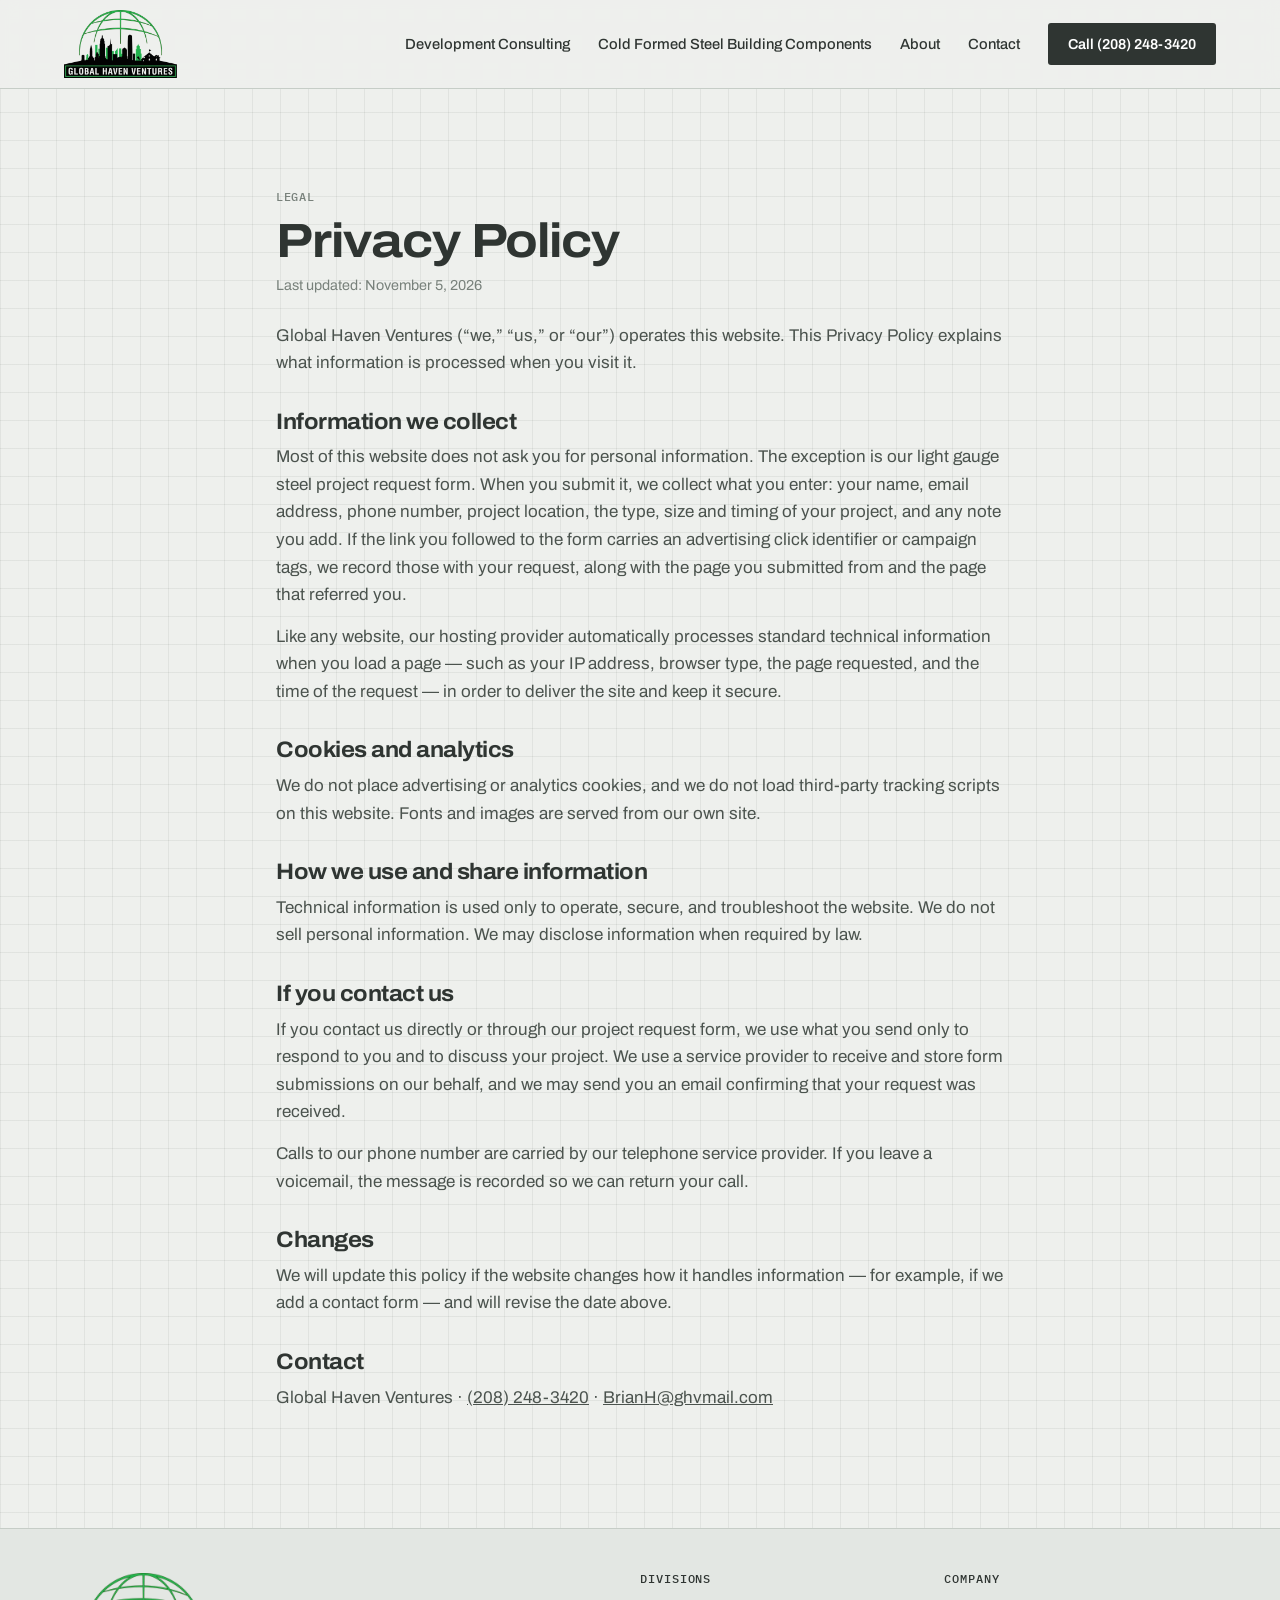
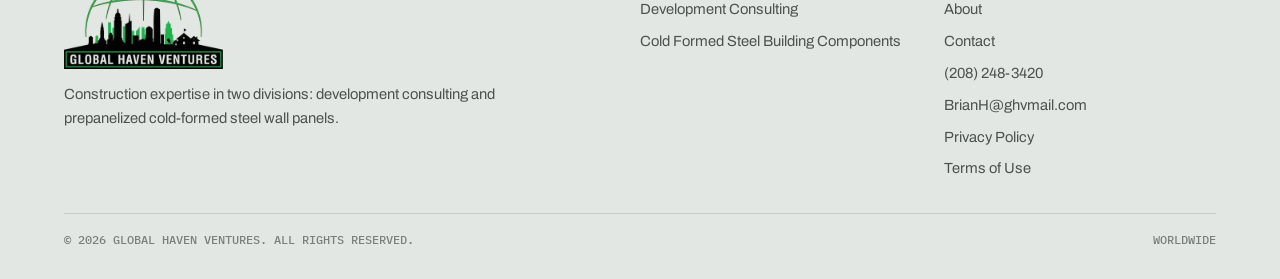
<file: privacy-policy.html>
<!DOCTYPE html>
<html lang="en">
<head>
<meta charset="utf-8" />
<meta name="viewport" content="width=device-width, initial-scale=1" />
<title>Privacy Policy | Global Haven Ventures</title>
<meta name="description" content="Privacy Policy for the Global Haven Ventures website." />
<link rel="canonical" href="https://globalhavenventures.com/privacy-policy.html" />
<meta property="og:type" content="website" />
<meta property="og:site_name" content="Global Haven Ventures" />
<meta property="og:title" content="Privacy Policy | Global Haven Ventures" />
<meta property="og:description" content="Privacy Policy for the Global Haven Ventures website." />
<meta property="og:url" content="https://globalhavenventures.com/privacy-policy.html" />
<meta property="og:image" content="https://globalhavenventures.com/assets/panel-crane-set.webp" />
<meta name="twitter:card" content="summary_large_image" />
<meta name="theme-color" content="#2F3532" />
<link rel="icon" type="image/png" sizes="32x32" href="/assets/favicon-32.png" />
<link rel="apple-touch-icon" href="/assets/apple-touch-icon.png" />
<link rel="stylesheet" href="/ghv.css" />
<link rel="preload" href="/assets/archivo-latin-wdth-normal.woff2" as="font" type="font/woff2" crossorigin />
</head>
<body>
<header><div class="wrap">
  <a class="mark" href="/" aria-label="Global Haven Ventures home"><img src="/assets/ghv-logo.webp" alt="Global Haven Ventures" width="398" height="240"></a>
  <nav aria-label="Main"><a href="/consulting">Development Consulting</a><a href="/steel">Cold Formed Steel Building Components</a><a href="/about">About</a><a href="/contact">Contact</a><a class="btn" href="tel:+12082483420">Call (208) 248-3420</a>
    <details class="menu"><summary aria-label="Menu">Menu</summary><div class="menu-panel"><a href="/consulting">Development Consulting</a><a href="/steel">Cold Formed Steel Building Components</a><a href="/about">About</a><a href="/contact">Contact</a><a href="tel:+12082483420">Call (208) 248-3420</a></div></details>
  </nav>
</div></header>
<main>
<section class="sec first"><div class="wrap doc">
  <div class="tag">Legal</div>
  <h1>Privacy Policy</h1>
  <p class="small">Last updated: November 5, 2026</p>
  <p>Global Haven Ventures (“we,” “us,” or “our”) operates this website. This Privacy Policy explains what information is processed when you visit it.</p>
  <h2>Information we collect</h2>
  <p>Most of this website does not ask you for personal information. The exception is our light gauge steel project request form. When you submit it, we collect what you enter: your name, email address, phone number, project location, the type, size and timing of your project, and any note you add. If the link you followed to the form carries an advertising click identifier or campaign tags, we record those with your request, along with the page you submitted from and the page that referred you.</p>
  <p>Like any website, our hosting provider automatically processes standard technical information when you load a page — such as your IP address, browser type, the page requested, and the time of the request — in order to deliver the site and keep it secure.</p>
  <h2>Cookies and analytics</h2>
  <p>We do not place advertising or analytics cookies, and we do not load third-party tracking scripts on this website. Fonts and images are served from our own site.</p>
  <h2>How we use and share information</h2>
  <p>Technical information is used only to operate, secure, and troubleshoot the website. We do not sell personal information. We may disclose information when required by law.</p>
  <h2>If you contact us</h2>
  <p>If you contact us directly or through our project request form, we use what you send only to respond to you and to discuss your project. We use a service provider to receive and store form submissions on our behalf, and we may send you an email confirming that your request was received.</p>
  <p>Calls to our phone number are carried by our telephone service provider. If you leave a voicemail, the message is recorded so we can return your call.</p>
  <h2>Changes</h2>
  <p>We will update this policy if the website changes how it handles information — for example, if we add a contact form — and will revise the date above.</p>
  <h2>Contact</h2>
  <p>Global Haven Ventures · <a href="tel:+12082483420">(208) 248-3420</a> · <a href="mailto:BrianH@ghvmail.com">BrianH@ghvmail.com</a></p>
</div></section>
</main>
<footer><div class="wrap">
  <div class="grid">
    <div><img class="foot-logo" src="/assets/ghv-logo.webp" alt="Global Haven Ventures" width="398" height="240" loading="lazy"><p style="margin:14px 0 0;max-width:30em">Construction expertise in two divisions: development consulting and prepanelized cold-formed steel wall panels.</p></div>
    <div><h4>Divisions</h4><a href="/consulting">Development Consulting</a><a href="/steel">Cold Formed Steel Building Components</a></div>
    <div><h4>Company</h4><a href="/about">About</a><a href="/contact">Contact</a><a href="tel:+12082483420">(208) 248-3420</a><a href="mailto:BrianH@ghvmail.com">BrianH@ghvmail.com</a><a href="/privacy-policy.html">Privacy Policy</a><a href="/terms.html">Terms of Use</a></div>
  </div>
  <div class="legal"><span>© 2026 Global Haven Ventures. All rights reserved.</span><span>Worldwide</span></div>
</div></footer>
</body>
</html>
</file>
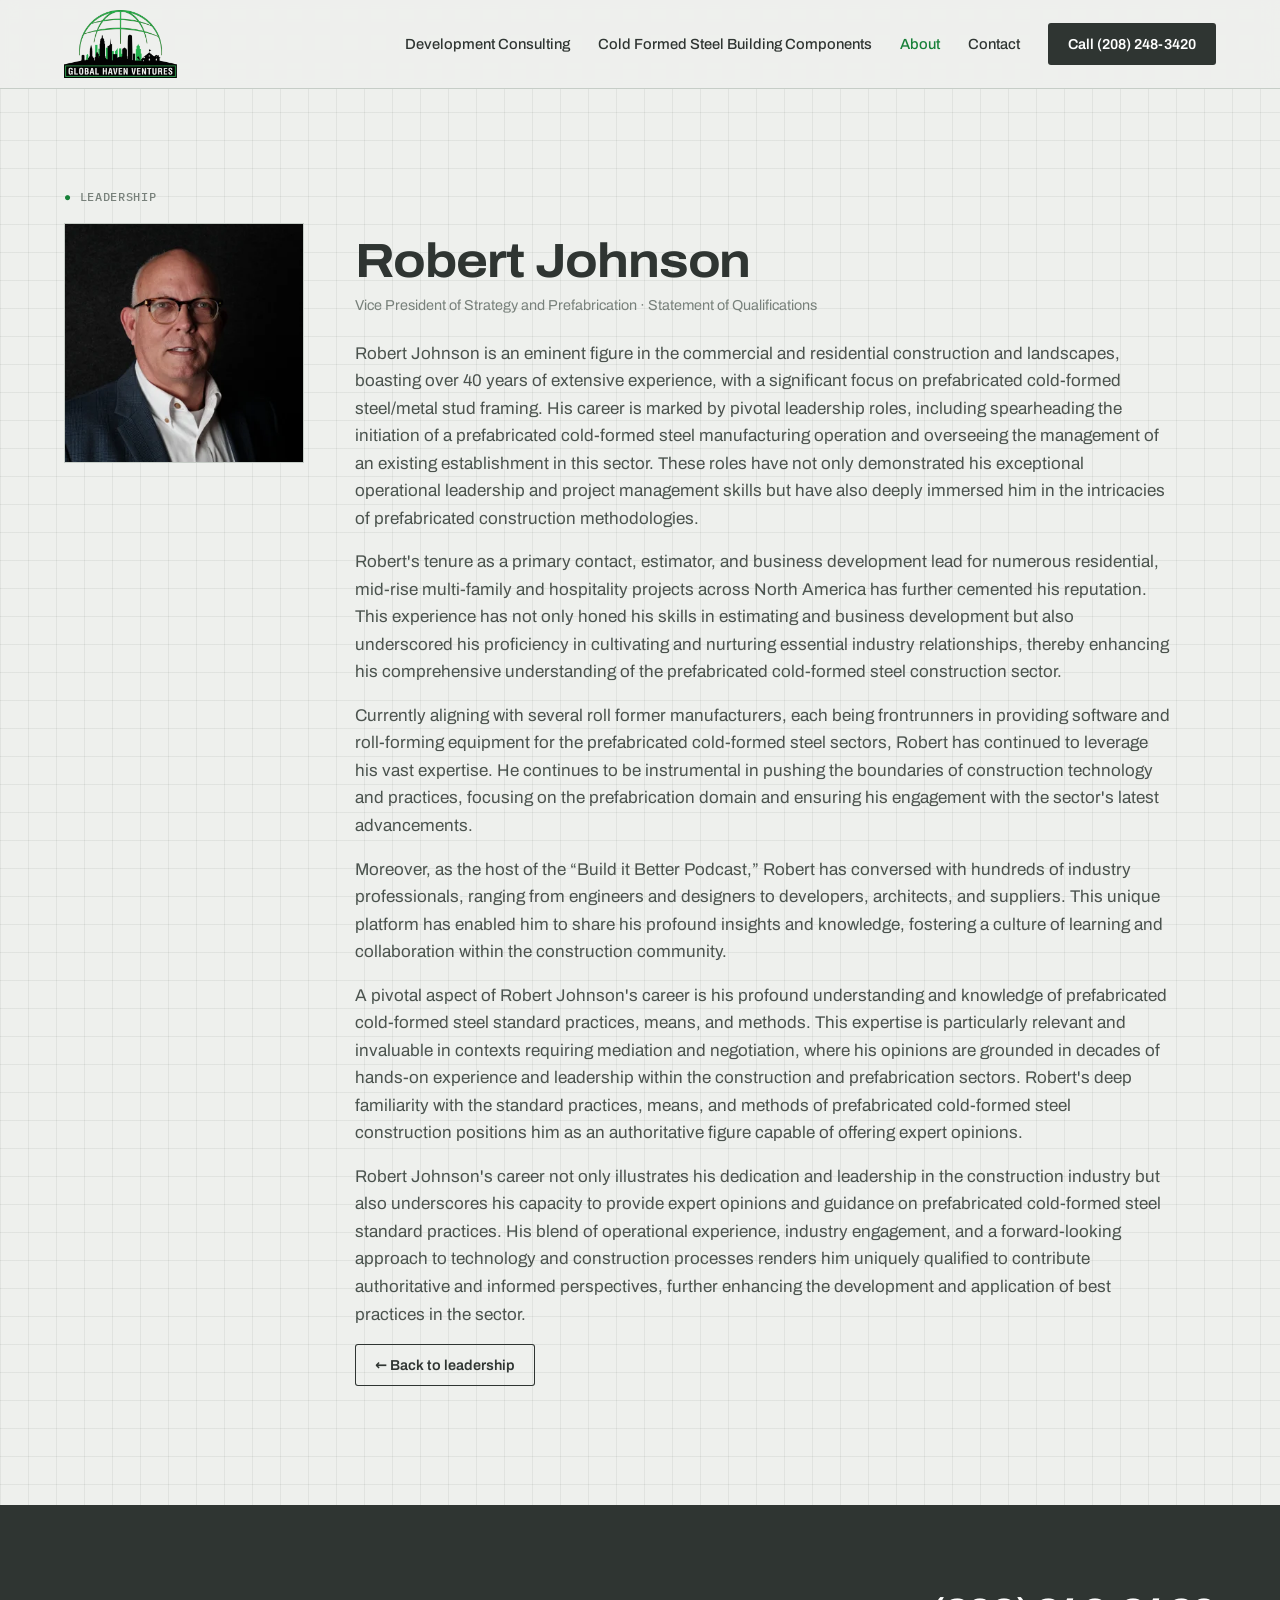
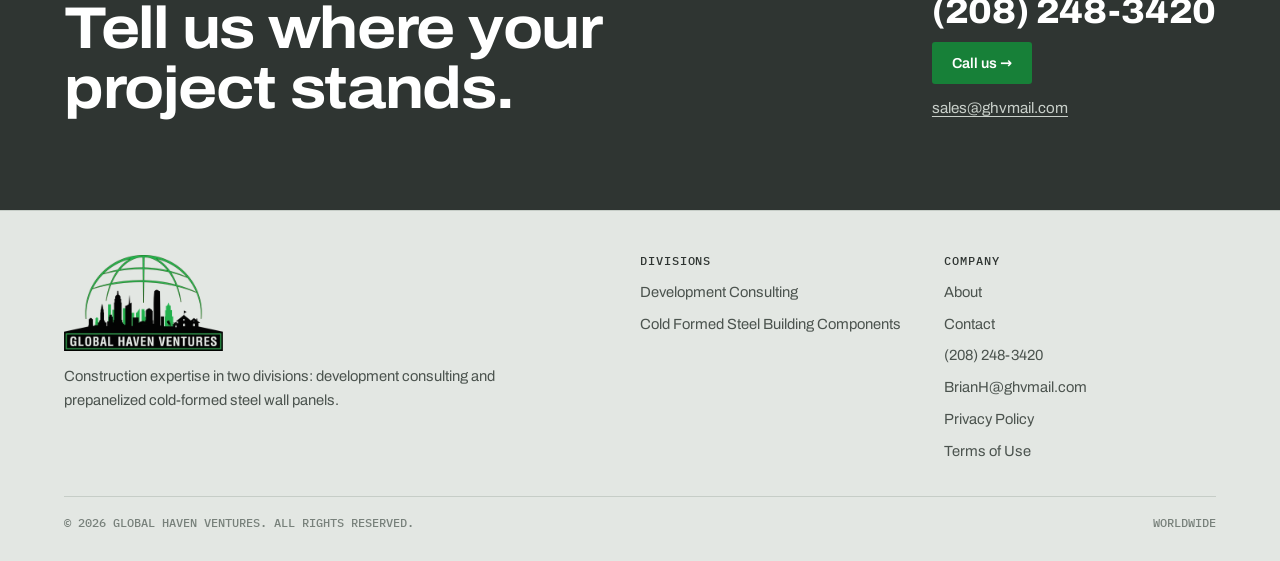
<file: robert-johnson.html>
<!DOCTYPE html>
<html lang="en">
<head>
<meta charset="utf-8" />
<meta name="viewport" content="width=device-width, initial-scale=1" />
<title>Robert Johnson | Global Haven Ventures</title>
<meta name="description" content="Robert Johnson, Vice President of Strategy and Prefabrication at Global Haven Ventures: 40-plus years in construction, focused on prepanelized cold-formed steel framing." />
<link rel="canonical" href="https://globalhavenventures.com/robert-johnson" />
<meta property="og:type" content="website" />
<meta property="og:site_name" content="Global Haven Ventures" />
<meta property="og:title" content="Robert Johnson | Global Haven Ventures" />
<meta property="og:description" content="Robert Johnson, Vice President of Strategy and Prefabrication at Global Haven Ventures: 40-plus years in construction, focused on prepanelized cold-formed steel framing." />
<meta property="og:url" content="https://globalhavenventures.com/robert-johnson" />
<meta property="og:image" content="https://globalhavenventures.com/assets/panel-crane-set.webp" />
<meta name="twitter:card" content="summary_large_image" />
<meta name="theme-color" content="#2F3532" />
<link rel="icon" type="image/png" sizes="32x32" href="/assets/favicon-32.png" />
<link rel="apple-touch-icon" href="/assets/apple-touch-icon.png" />
<link rel="stylesheet" href="/ghv.css" />
<link rel="preload" href="/assets/archivo-latin-wdth-normal.woff2" as="font" type="font/woff2" crossorigin />
</head>
<body>
<header><div class="wrap">
  <a class="mark" href="/" aria-label="Global Haven Ventures home"><img src="/assets/ghv-logo.webp" alt="Global Haven Ventures" width="398" height="240"></a>
  <nav aria-label="Main"><a href="/consulting">Development Consulting</a><a href="/steel">Cold Formed Steel Building Components</a><a href="/about" aria-current=page>About</a><a href="/contact">Contact</a><a class="btn" href="tel:+12082483420">Call (208) 248-3420</a>
    <details class="menu"><summary aria-label="Menu">Menu</summary><div class="menu-panel"><a href="/consulting">Development Consulting</a><a href="/steel">Cold Formed Steel Building Components</a><a href="/about">About</a><a href="/contact">Contact</a><a href="tel:+12082483420">Call (208) 248-3420</a></div></details>
  </nav>
</div></header>
<main>
<section class="sec first"><div class="wrap">
  <div class="tag"><b>●</b> Leadership</div>
  <div class="bio" style="margin-top:20px">
    <img src="/assets/robert-johnson.webp" alt="Robert Johnson" width="342" height="342">
    <div class="doc"><h1>Robert Johnson</h1><p class="small" style="margin-bottom:22px">Vice President of Strategy and Prefabrication · Statement of Qualifications</p><p>Robert Johnson is an eminent figure in the commercial and residential construction and landscapes, boasting over 40 years of extensive experience, with a significant focus on prefabricated cold-formed steel/metal stud framing. His career is marked by pivotal leadership roles, including spearheading the initiation of a prefabricated cold-formed steel manufacturing operation and overseeing the management of an existing establishment in this sector. These roles have not only demonstrated his exceptional operational leadership and project management skills but have also deeply immersed him in the intricacies of prefabricated construction methodologies.</p><p>Robert&#x27;s tenure as a primary contact, estimator, and business development lead for numerous residential, mid-rise multi-family and hospitality projects across North America has further cemented his reputation. This experience has not only honed his skills in estimating and business development but also underscored his proficiency in cultivating and nurturing essential industry relationships, thereby enhancing his comprehensive understanding of the prefabricated cold-formed steel construction sector.</p><p>Currently aligning with several roll former manufacturers, each being frontrunners in providing software and roll-forming equipment for the prefabricated cold-formed steel sectors, Robert has continued to leverage his vast expertise. He continues to be instrumental in pushing the boundaries of construction technology and practices, focusing on the prefabrication domain and ensuring his engagement with the sector&#x27;s latest advancements.</p><p>Moreover, as the host of the “Build it Better Podcast,” Robert has conversed with hundreds of industry professionals, ranging from engineers and designers to developers, architects, and suppliers. This unique platform has enabled him to share his profound insights and knowledge, fostering a culture of learning and collaboration within the construction community.</p><p>A pivotal aspect of Robert Johnson&#x27;s career is his profound understanding and knowledge of prefabricated cold-formed steel standard practices, means, and methods. This expertise is particularly relevant and invaluable in contexts requiring mediation and negotiation, where his opinions are grounded in decades of hands-on experience and leadership within the construction and prefabrication sectors. Robert&#x27;s deep familiarity with the standard practices, means, and methods of prefabricated cold-formed steel construction positions him as an authoritative figure capable of offering expert opinions.</p><p>Robert Johnson&#x27;s career not only illustrates his dedication and leadership in the construction industry but also underscores his capacity to provide expert opinions and guidance on prefabricated cold-formed steel standard practices. His blend of operational experience, industry engagement, and a forward-looking approach to technology and construction processes renders him uniquely qualified to contribute authoritative and informed perspectives, further enhancing the development and application of best practices in the sector.</p><p><a class="btn ghost" href="/about">← Back to leadership</a></p></div>
  </div>
</div></section>

<section class="close" id="contact"><div class="wrap">
  <h2>Tell us where your project stands.</h2>
  <div class="side"><a class="phone" href="tel:+12082483420">(208) 248-3420</a><a class="btn green" href="tel:+12082483420">Call us →</a><a class="close-email" href="mailto:sales@ghvmail.com">sales@ghvmail.com</a></div>
</div></section>
</main>
<footer><div class="wrap">
  <div class="grid">
    <div><img class="foot-logo" src="/assets/ghv-logo.webp" alt="Global Haven Ventures" width="398" height="240" loading="lazy"><p style="margin:14px 0 0;max-width:30em">Construction expertise in two divisions: development consulting and prepanelized cold-formed steel wall panels.</p></div>
    <div><h4>Divisions</h4><a href="/consulting">Development Consulting</a><a href="/steel">Cold Formed Steel Building Components</a></div>
    <div><h4>Company</h4><a href="/about">About</a><a href="/contact">Contact</a><a href="tel:+12082483420">(208) 248-3420</a><a href="mailto:BrianH@ghvmail.com">BrianH@ghvmail.com</a><a href="/privacy-policy.html">Privacy Policy</a><a href="/terms.html">Terms of Use</a></div>
  </div>
  <div class="legal"><span>© 2026 Global Haven Ventures. All rights reserved.</span><span>Worldwide</span></div>
</div></footer>
</body>
</html>
</file>
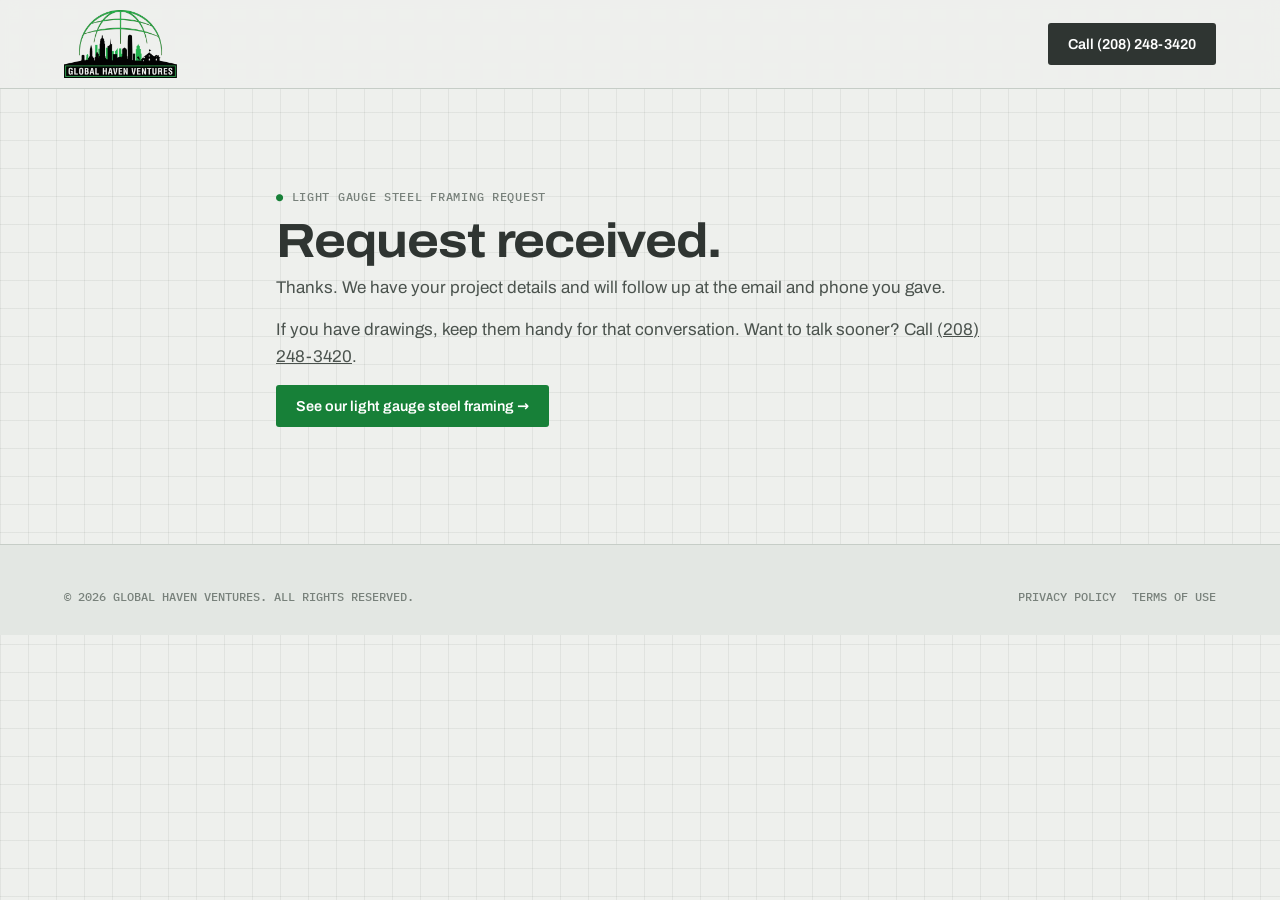
<file: steel-framing-thank-you.html>
<!DOCTYPE html>
<html lang="en">
<head>
<meta charset="utf-8" />
<meta name="viewport" content="width=device-width, initial-scale=1" />
<title>Request Received | Global Haven Ventures</title>
<meta name="description" content="Global Haven Ventures light gauge steel framing request received." />
<meta name="robots" content="noindex,nofollow" />
<meta name="theme-color" content="#2F3532" />
<link rel="icon" type="image/png" sizes="32x32" href="/assets/favicon-32.png" />
<link rel="apple-touch-icon" href="/assets/apple-touch-icon.png" />
<link rel="stylesheet" href="/ghv.css" />
<link rel="preload" href="/assets/archivo-latin-wdth-normal.woff2" as="font" type="font/woff2" crossorigin />
<style>
.sq-foot .legal{border-top:0;padding-top:0}
.sq-foot .legal a{display:inline;margin:0 0 0 16px}
</style>
</head>
<body>
<header><div class="wrap">
  <a class="mark" href="/" aria-label="Global Haven Ventures home"><img src="/assets/ghv-logo.webp" alt="Global Haven Ventures" width="398" height="240"></a>
  <nav aria-label="Contact"><a class="btn" href="tel:+12082483420">Call (208) 248-3420</a></nav>
</div></header>
<main>
<section class="sec first"><div class="wrap doc">
  <div class="tag"><b>●</b> Light gauge steel framing request</div>
  <h1>Request received.</h1>
  <p>Thanks. We have your project details and will follow up at the email and phone you gave.</p>
  <p>If you have drawings, keep them handy for that conversation. Want to talk sooner? Call <a href="tel:+12082483420">(208) 248-3420</a>.</p>
  <p><a class="btn green" href="/steel">See our light gauge steel framing →</a></p>
</div></section>
</main>
<footer class="sq-foot"><div class="wrap">
  <div class="legal"><span>© 2026 Global Haven Ventures. All rights reserved.</span><span><a href="/privacy-policy.html">Privacy Policy</a><a href="/terms.html">Terms of Use</a></span></div>
</div></footer>
<script>
/* Conversion page: reached only via the lead engine's redirect after a stored request. */
(window.dataLayer = window.dataLayer || []).push({ event: 'quote_thank_you_view', form_id: 'steel_quote' });
</script>
</body>
</html>
</file>
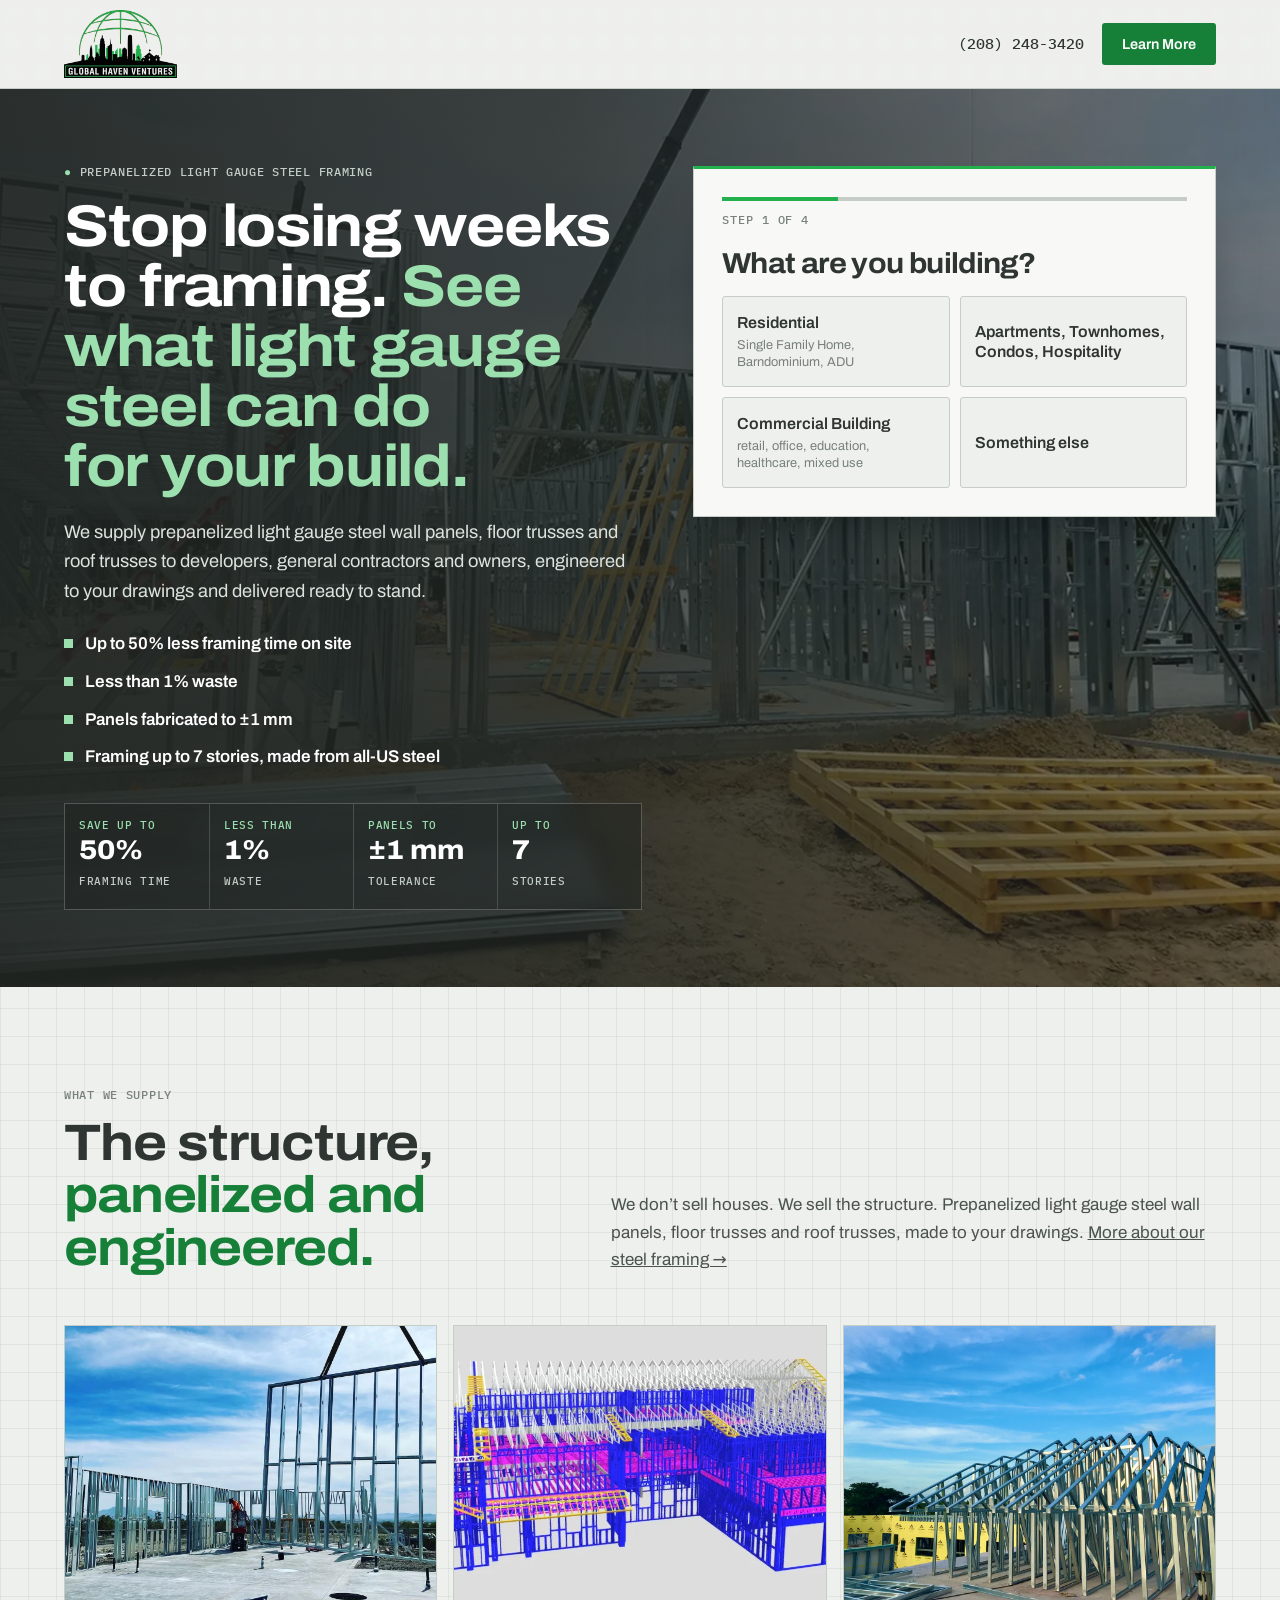
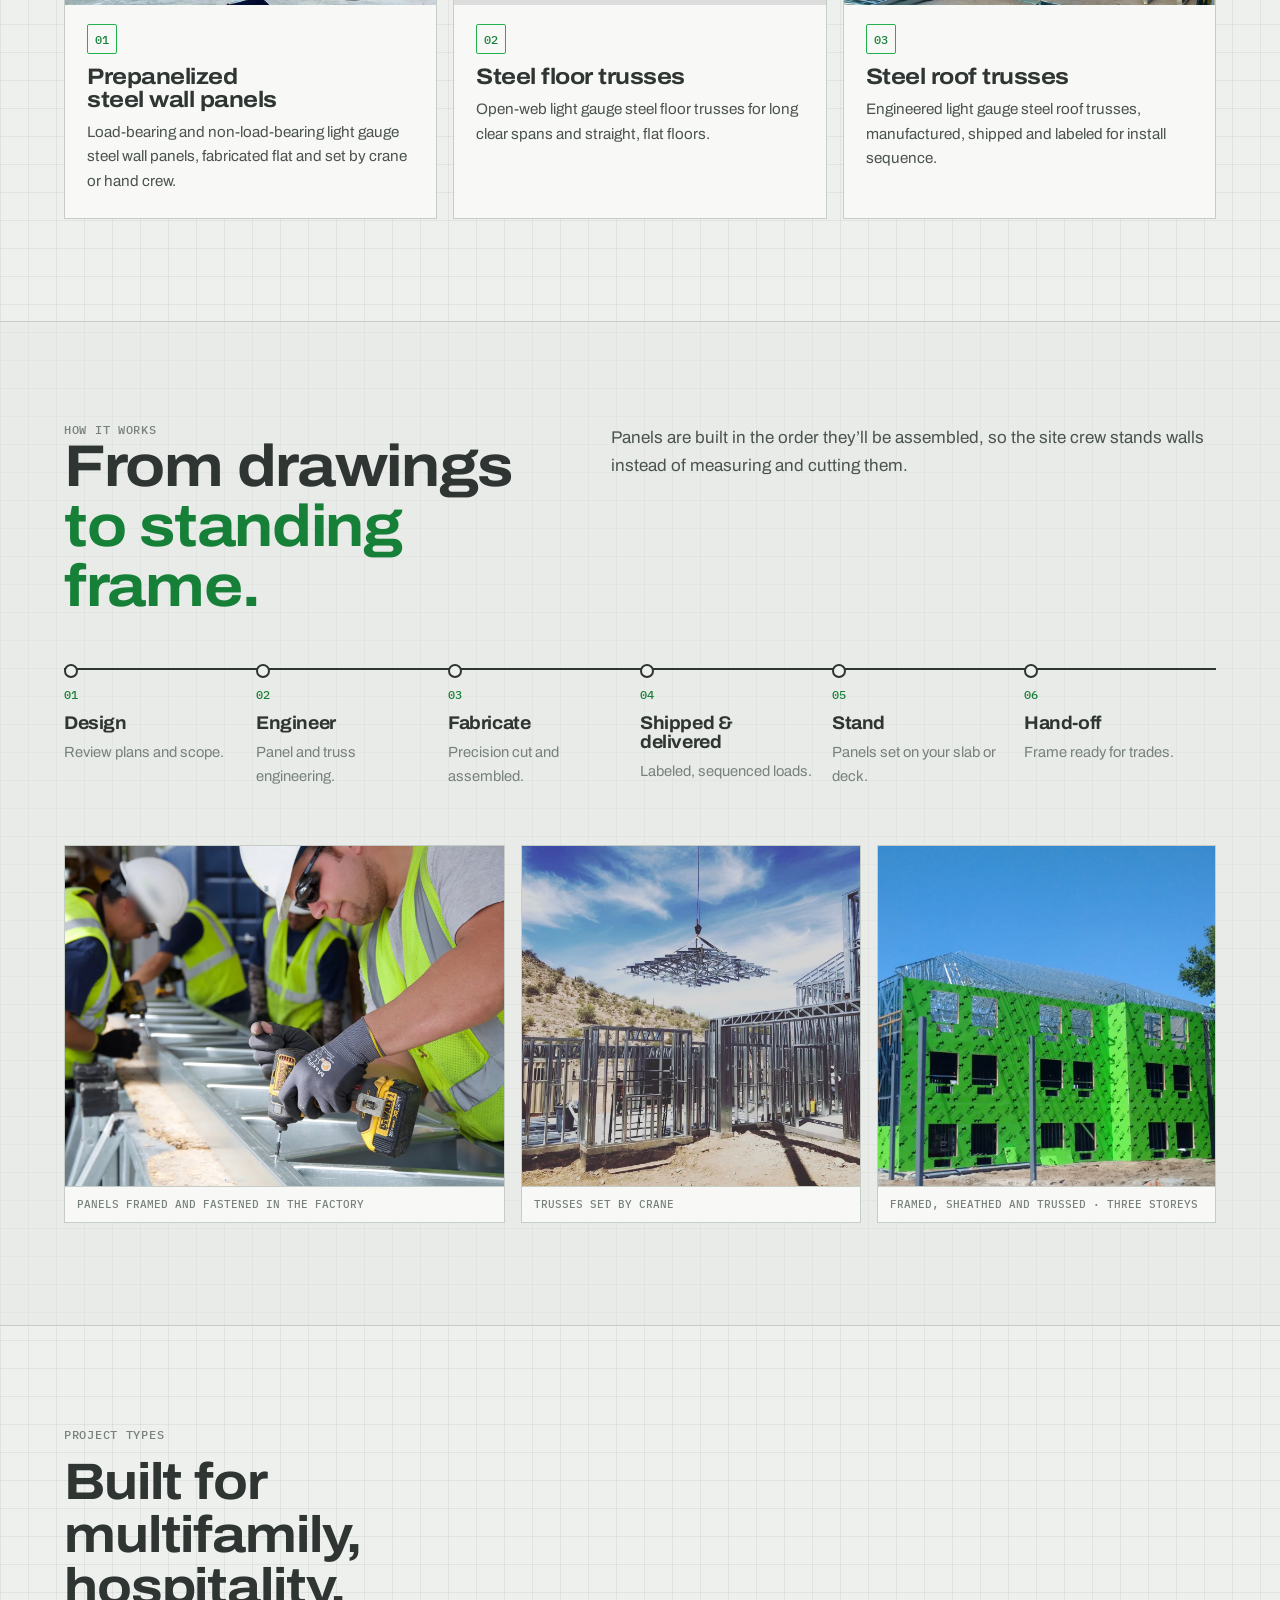
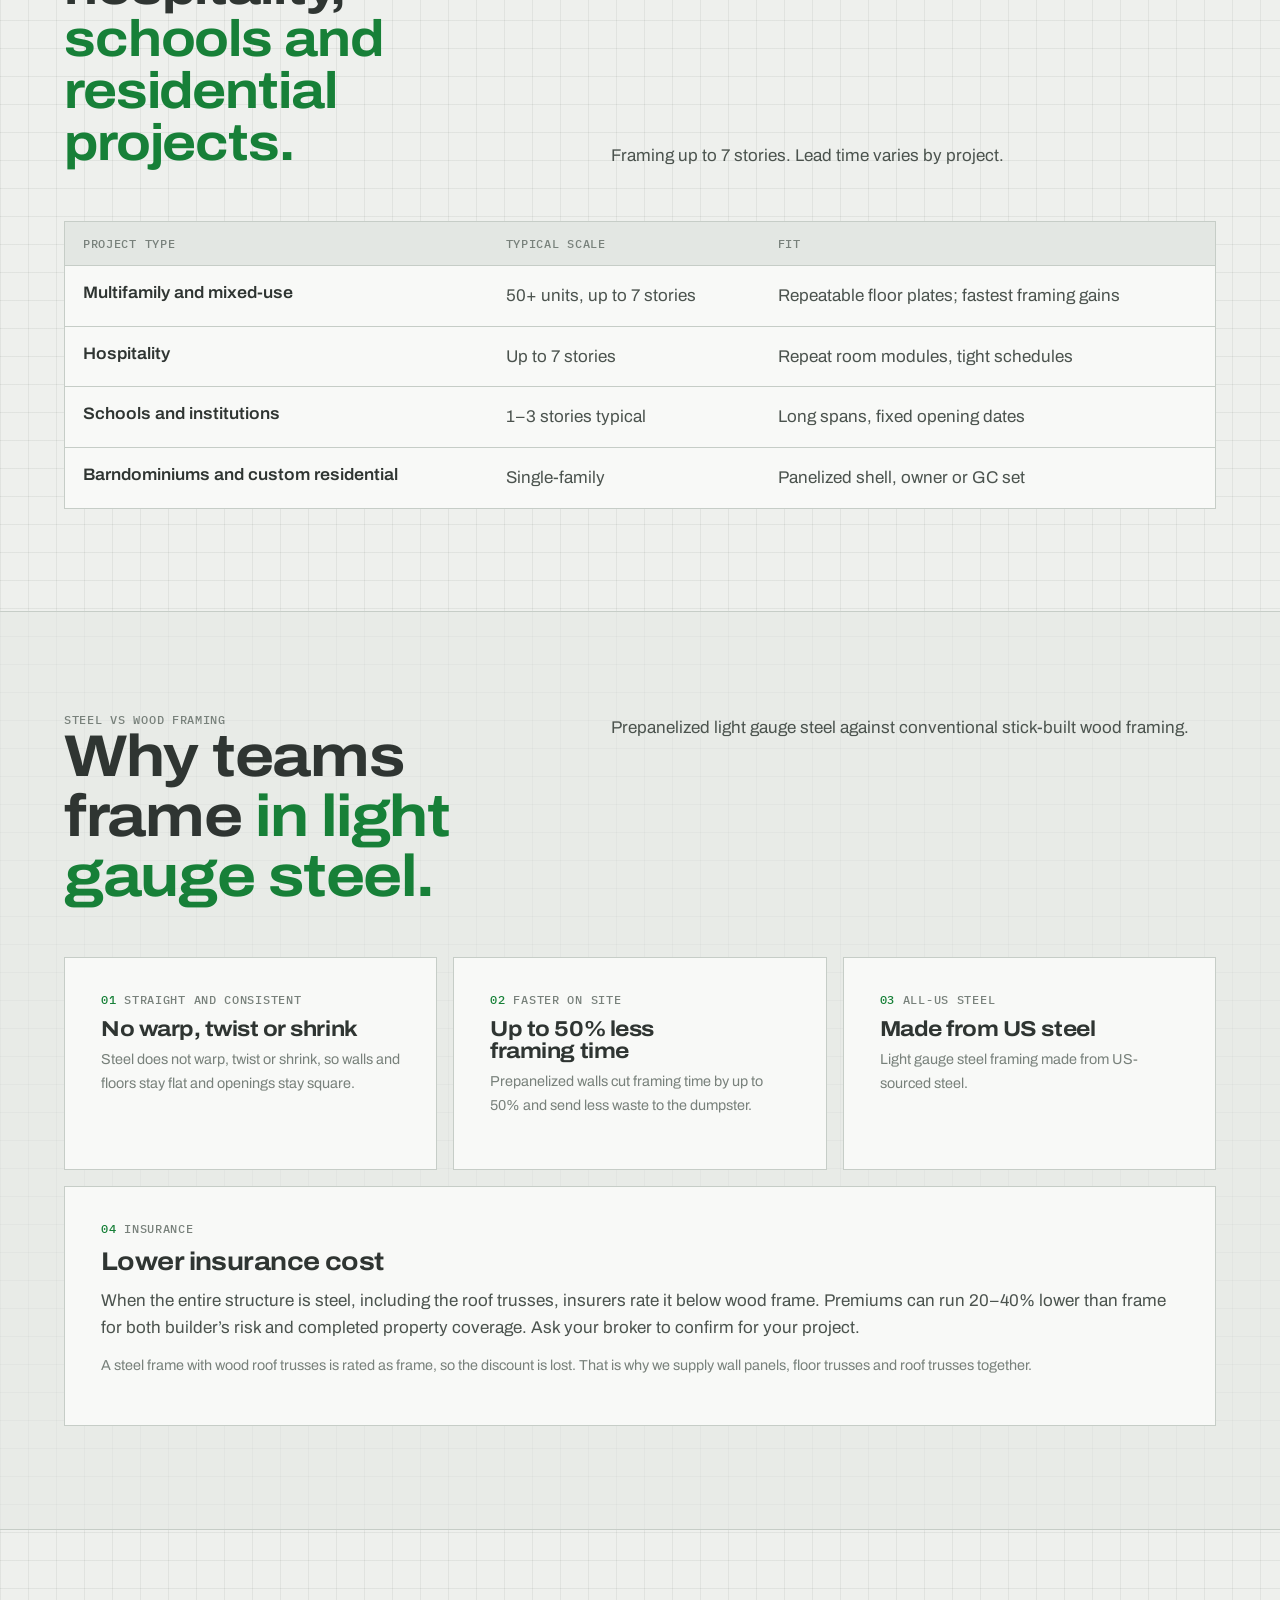
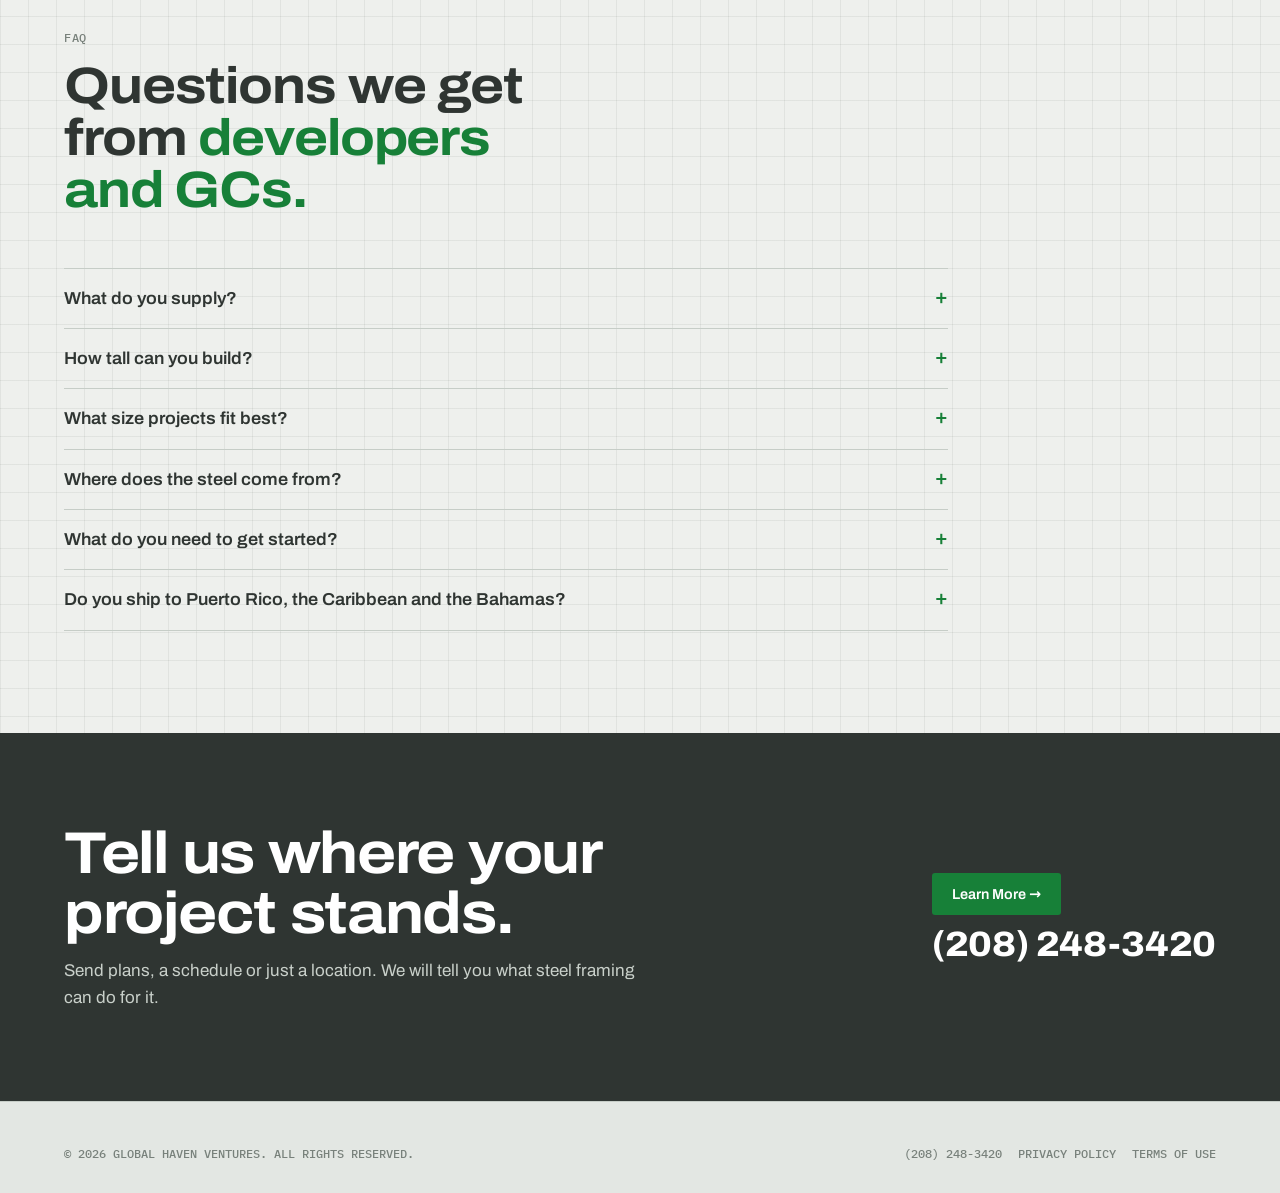
<file: steel-framing.html>
<!DOCTYPE html>
<html lang="en">
<head>
<meta charset="utf-8" />
<meta name="viewport" content="width=device-width, initial-scale=1" />
<title>Prepanelized Light Gauge Steel Framing | Global Haven Ventures</title>
<meta name="description" content="Talk to a specialist about prepanelized light gauge steel wall panels, floor trusses and roof trusses. Up to 50% less framing time, under 1% waste, panels to ±1 mm, framing up to 7 stories, all-US steel." />
<link rel="canonical" href="https://globalhavenventures.com/steel-framing" />
<meta property="og:type" content="website" />
<meta property="og:site_name" content="Global Haven Ventures" />
<meta property="og:title" content="Stop losing weeks to framing. See what light gauge steel can do for your build." />
<meta property="og:description" content="Prepanelized light gauge steel wall panels, floor trusses and roof trusses, engineered to your drawings and delivered ready to stand." />
<meta property="og:url" content="https://globalhavenventures.com/steel-framing" />
<meta property="og:image" content="https://globalhavenventures.com/assets/walls-on-slab.webp" />
<meta name="twitter:card" content="summary_large_image" />
<meta name="theme-color" content="#2F3532" />
<link rel="icon" type="image/png" sizes="32x32" href="/assets/favicon-32.png" />
<link rel="apple-touch-icon" href="/assets/apple-touch-icon.png" />
<link rel="stylesheet" href="/ghv.css" />
<link rel="preload" href="/assets/archivo-latin-wdth-normal.woff2" as="font" type="font/woff2" crossorigin />
<link rel="preload" href="/assets/walls-on-slab.webp" as="image" />
<style>
/* /steel-framing — Google Ads landing page + 4-step lead funnel.
   Layout/copy/behavior from ghv-steel-quote-page-preview-v8.html; styling uses the live ghv.css tokens
   and classes. Page-scoped rules are prefixed sq- so nothing here can leak into other pages. */
.sq-head nav{gap:18px}
.sq-head .sq-phone{font:500 .92rem/1 var(--mono);color:var(--ink);text-decoration:none;white-space:nowrap}
.sq-hero{padding-block:clamp(40px,6vw,88px)}
.sq-hero .hero-bg{object-position:50% 60%}
.sq-grid{display:grid;grid-template-columns:1.05fr .95fr;gap:clamp(24px,4vw,56px);align-items:start}
.sq-grid > *{min-width:0}
.sq-hero h1{font-size:clamp(2.3rem,4.6vw,3.7rem);margin:18px 0 0;max-width:15em}
.sq-hero .sq-lead{color:#DCE3DE;font-size:1.14rem;max-width:34em;margin:22px 0 0}
.sq-pts{list-style:none;padding:0;margin:24px 0 0;display:grid;gap:10px}
.sq-pts li{display:flex;gap:12px;align-items:baseline;color:#fff;font-weight:600}
.sq-pts li::before{content:"";flex:none;width:9px;height:9px;background:#9BE0AE;transform:translateY(-1px)}
.sq-stats{display:grid;grid-template-columns:repeat(4,1fr);margin-top:32px;border:1px solid rgba(255,255,255,.22);background:rgba(30,35,32,.45);-webkit-backdrop-filter:blur(8px);backdrop-filter:blur(8px)}
.sq-stats div{padding:14px 14px 16px}
.sq-stats div+div{border-left:1px solid rgba(255,255,255,.16)}
.sq-stats b{display:block;font:800 1.7rem/1.1 var(--display);font-stretch:108%;color:#fff}
.sq-stats span{font:500 .68rem/1.3 var(--mono);text-transform:uppercase;letter-spacing:.06em;color:#C3CCC6}
.sq-stats small{display:block;font:500 .68rem/1.3 var(--mono);text-transform:uppercase;letter-spacing:.06em;color:#9BE0AE;margin-bottom:4px}

/* funnel card */
.sq-card{background:var(--card);border:1px solid var(--line);border-top:3px solid var(--green);padding:clamp(20px,2.4vw,28px);box-shadow:0 24px 50px -28px rgba(0,0,0,.6);scroll-margin-top:100px}
.sq-prog{height:4px;background:var(--line);margin:0 0 8px}
.sq-prog i{display:block;height:100%;width:25%;background:var(--green);transition:width .25s}
.sq-stepno{display:flex;justify-content:space-between;align-items:center;font:500 .72rem/1 var(--mono);text-transform:uppercase;letter-spacing:.08em;color:var(--soft);margin-bottom:16px;min-height:22px}
.sq-back{background:none;border:0;color:var(--green-ink);font:500 .72rem/1 var(--mono);text-transform:uppercase;letter-spacing:.08em;cursor:pointer;padding:4px 0}
.sq-back[hidden]{display:none}
.sq-q{font-size:clamp(1.45rem,2.6vw,1.8rem);line-height:1.15;margin:0 0 16px;font-stretch:106%}
.sq-step{display:none}.sq-step.on{display:block}
.sq-tiles{display:grid;grid-template-columns:1fr 1fr;gap:10px}
.sq-tile{font:600 1rem/1.25 var(--display);text-align:left;padding:16px 14px;border:1px solid var(--line);background:var(--sheet);color:var(--ink);border-radius:3px;cursor:pointer;min-height:66px;transition:border-color .15s,background .15s}
.sq-tile:hover,.sq-tile:focus-visible{border-color:var(--green);outline:none;background:var(--green-wash)}
.sq-tile small{display:block;font:400 .8rem/1.3 var(--display);color:var(--soft);margin-top:4px}
.sq-card label{display:block;font:500 .72rem/1 var(--mono);text-transform:uppercase;letter-spacing:.06em;color:var(--ink);margin:14px 0 6px}
.sq-card input,.sq-card select,.sq-card textarea{width:100%;font:400 1rem/1.3 var(--display);color:var(--ink);background:#fff;border:1px solid var(--line);border-radius:3px;padding:12px;min-height:46px}
.sq-card textarea{min-height:84px;resize:vertical}
.sq-card input:focus,.sq-card select:focus,.sq-card textarea:focus{outline:2px solid var(--green);outline-offset:1px;border-color:var(--green-ink)}
.sq-row{display:grid;grid-template-columns:1fr 1fr;gap:12px}
.sq-row > div{min-width:0}
.sq-card .opt{text-transform:none;letter-spacing:0;font-family:var(--display);color:var(--soft)}
.sq-submit{width:100%;justify-content:center;margin-top:18px;border:0;cursor:pointer;font-size:1rem;padding:16px 20px}
.sq-err{color:#B3261E;font-size:.9rem;margin:10px 0 0;min-height:1em}
.sq-fine{font-size:.78rem;line-height:1.5;color:var(--soft);margin:12px 0 0}
.sq-fine a{color:var(--green-ink)}
.sq-hp{position:absolute;left:-9999px;width:1px;height:1px;overflow:hidden}

/* sections */
.sq-photo3{display:grid;grid-template-columns:1.3fr 1fr 1fr;gap:16px}
.sq-photo3 figure{margin:0;border:1px solid var(--line);background:var(--card);display:flex;flex-direction:column}
.sq-photo3 img{width:100%;height:340px;object-fit:cover}
.sq-photo3 figcaption{font:500 .68rem/1.4 var(--mono);color:var(--soft);text-transform:uppercase;padding:10px 12px;border-top:1px solid var(--line)}
.sq-ins{margin-top:16px}
.sq-ins p{margin:0 0 12px}
.sq-faq{max-width:52em;border-top:1px solid var(--line)}
.sq-faq details{border-bottom:1px solid var(--line)}
.sq-faq summary{cursor:pointer;list-style:none;display:flex;justify-content:space-between;gap:16px;padding:18px 0;font:600 1.08rem/1.35 var(--display);font-stretch:104%;color:var(--ink)}
.sq-faq summary::-webkit-details-marker{display:none}
.sq-faq summary::after{content:"+";font:500 1.3rem/1 var(--mono);color:var(--green-ink)}
.sq-faq details[open] summary::after{content:"–"}
.sq-faq p{margin:0 0 18px;max-width:46em}
.sq-close p{color:#C9D0CA;max-width:34em;margin:14px 0 0}
.sq-foot .legal{border-top:0;padding-top:0}
.sq-foot .legal a{display:inline;margin:0 0 0 16px}
@media (max-width:960px){
  .sq-grid,.sq-photo3{grid-template-columns:1fr}
  .sq-photo3 img{height:280px}
}
@media (max-width:600px){
  .sq-tiles,.sq-row{grid-template-columns:1fr}
  .sq-stats{grid-template-columns:1fr 1fr}
  .sq-stats div:nth-child(3){border-left:0}
  .sq-stats div:nth-child(n+3){border-top:1px solid rgba(255,255,255,.16)}
  .sq-head .sq-phone{display:none}
  .sq-head nav .btn{display:inline-flex}
}
</style>
</head>
<body>
<header class="sq-head"><div class="wrap">
  <a class="mark" href="/" aria-label="Global Haven Ventures home"><img src="/assets/ghv-logo.webp" alt="Global Haven Ventures" width="398" height="240"></a>
  <nav aria-label="Get started"><a class="sq-phone" href="tel:+12082483420">(208) 248-3420</a><a class="btn green" href="#start">Learn More</a></nav>
</div></header>
<main>

<section class="photo-hero sq-hero"><img class="hero-bg" src="/assets/walls-on-slab.webp" alt="Prepanelized light gauge steel wall panels standing on a slab, crane behind" width="1280" height="853"><div class="wrap sq-grid">
  <div>
    <div class="tag"><b>●</b> Prepanelized light gauge steel framing</div>
    <h1>Stop losing weeks to framing. <span>See what light gauge steel can do for your build.</span></h1>
    <p class="sq-lead">We supply prepanelized light gauge steel wall panels, floor trusses and roof trusses to developers, general contractors and owners, engineered to your drawings and delivered ready to stand.</p>
    <ul class="sq-pts">
      <li>Up to 50% less framing time on site</li>
      <li>Less than 1% waste</li>
      <li>Panels fabricated to ±1 mm</li>
      <li>Framing up to 7 stories, made from all-US steel</li>
    </ul>
    <div class="sq-stats">
      <div><small>Save up to</small><b>50%</b><span>framing time</span></div>
      <div><small>Less than</small><b>1%</b><span>waste</span></div>
      <div><small>Panels to</small><b>±1 mm</b><span>tolerance</span></div>
      <div><small>Up to</small><b>7</b><span>stories</span></div>
    </div>
  </div>

  <div class="sq-card" id="start">
    <form id="sq-form" action="https://procure-lead-engine.dan-fda.workers.dev/submit" method="POST" novalidate>
      <input type="hidden" name="site" value="globalhavenventures.com">
      <input type="hidden" name="lead_source" value="globalhavenventures.com/steel-framing">
      <input type="hidden" name="vertical" value="light gauge steel framing">
      <input type="hidden" name="_redirect" value="https://globalhavenventures.com/steel-framing-thank-you">
      <input type="hidden" name="project_type" id="sq-project_type" value="">
      <input type="hidden" name="size_metric" id="sq-size_metric" value="">
      <input type="hidden" name="size" id="sq-size" value="">
      <input type="hidden" name="timeline" id="sq-timeline" value="">
      <input type="hidden" name="gclid" id="sq-gclid" value="">
      <input type="hidden" name="gbraid" id="sq-gbraid" value="">
      <input type="hidden" name="wbraid" id="sq-wbraid" value="">
      <input type="hidden" name="utm_source" id="sq-utm_source" value="">
      <input type="hidden" name="utm_medium" id="sq-utm_medium" value="">
      <input type="hidden" name="utm_campaign" id="sq-utm_campaign" value="">
      <input type="hidden" name="utm_term" id="sq-utm_term" value="">
      <input type="hidden" name="utm_content" id="sq-utm_content" value="">
      <input type="hidden" name="campaignid" id="sq-campaignid" value="">
      <input type="hidden" name="landing" id="sq-landing" value="">
      <input type="hidden" name="referrer" id="sq-referrer" value="">

      <div class="sq-prog"><i id="sq-bar"></i></div>
      <div class="sq-stepno"><span id="sq-sn">Step 1 of 4</span><button type="button" class="sq-back" id="sq-bk" hidden>&larr; Back</button></div>

      <div class="sq-step on" data-s="1">
        <h2 class="sq-q">What are you building?</h2>
        <div class="sq-tiles" id="sq-t1">
          <button type="button" class="sq-tile" data-v="Residential (single family home, barndominium, ADU)" data-m="home">Residential<small>Single Family Home, Barndominium, ADU</small></button>
          <button type="button" class="sq-tile" data-v="Multi-unit (apartments, townhomes, condos, hospitality)" data-m="units">Apartments, Townhomes, Condos, Hospitality</button>
          <button type="button" class="sq-tile" data-v="Commercial building" data-m="comm">Commercial Building<small>retail, office, education, healthcare, mixed use</small></button>
          <button type="button" class="sq-tile" data-v="Other" data-m="comm">Something else</button>
        </div>
      </div>

      <div class="sq-step" data-s="2">
        <h2 class="sq-q" id="sq-q2">How many units?</h2>
        <div class="sq-tiles" id="sq-t2"></div>
      </div>

      <div class="sq-step" data-s="3">
        <h2 class="sq-q">When do you need framing?</h2>
        <div class="sq-tiles" id="sq-t3">
          <button type="button" class="sq-tile" data-v="Bidding now">We are bidding now</button>
          <button type="button" class="sq-tile" data-v="Within 3 months">Within 3 months</button>
          <button type="button" class="sq-tile" data-v="3-12 months">3 to 12 months out</button>
          <button type="button" class="sq-tile" data-v="Planning">Still planning</button>
        </div>
      </div>

      <div class="sq-step" data-s="4">
        <h2 class="sq-q">Where can our specialist reach you?</h2>
        <label for="sq-name">Name</label><input id="sq-name" name="name" autocomplete="name" required>
        <div class="sq-row">
          <div><label for="sq-email">Email</label><input id="sq-email" name="email" type="email" autocomplete="email" required></div>
          <div><label for="sq-phone">Phone</label><input id="sq-phone" name="phone" type="tel" autocomplete="tel" inputmode="tel" required></div>
        </div>
        <label for="sq-state">Project location</label>
        <select id="sq-state" name="state" required>
          <option value="">Select state or territory</option>
          <option>Alabama</option><option>Alaska</option><option>Arizona</option><option>Arkansas</option><option>California</option><option>Colorado</option><option>Connecticut</option><option>Delaware</option><option>District of Columbia</option><option>Florida</option><option>Georgia</option><option>Hawaii</option><option>Idaho</option><option>Illinois</option><option>Indiana</option><option>Iowa</option><option>Kansas</option><option>Kentucky</option><option>Louisiana</option><option>Maine</option><option>Maryland</option><option>Massachusetts</option><option>Michigan</option><option>Minnesota</option><option>Mississippi</option><option>Missouri</option><option>Montana</option><option>Nebraska</option><option>Nevada</option><option>New Hampshire</option><option>New Jersey</option><option>New Mexico</option><option>New York</option><option>North Carolina</option><option>North Dakota</option><option>Ohio</option><option>Oklahoma</option><option>Oregon</option><option>Pennsylvania</option><option>Rhode Island</option><option>South Carolina</option><option>South Dakota</option><option>Tennessee</option><option>Texas</option><option>Utah</option><option>Vermont</option><option>Virginia</option><option>Washington</option><option>West Virginia</option><option>Wisconsin</option><option>Wyoming</option>
          <option>Puerto Rico</option><option>US Virgin Islands</option><option>Bahamas</option><option>Other Caribbean</option><option>Other</option>
        </select>
        <label for="sq-notes">Anything else we should know? <span class="opt">(optional)</span></label>
        <textarea id="sq-notes" name="notes" placeholder="Plans status, deadlines, questions."></textarea>
        <div class="sq-hp" aria-hidden="true"><label for="sq-hp">Leave blank</label><input id="sq-hp" name="_gotcha" tabindex="-1" autocomplete="off"></div>
        <p class="sq-err" id="sq-err" role="alert"></p>
        <button class="btn green sq-submit" type="submit">Talk to a Light Gauge Steel Specialist&nbsp;&rarr;</button>
        <p class="sq-fine">By submitting, you agree that Global Haven Ventures may contact you by phone and email about your project. We use your details only to respond to this request. See our <a href="/privacy-policy.html">Privacy Policy</a> and <a href="/terms.html">Terms of Use</a>.</p>
      </div>
    </form>
    <noscript><p class="sq-fine">This form needs JavaScript. Call us at <a href="tel:+12082483420">(208) 248-3420</a>.</p></noscript>
  </div>
</div></section>

<section class="sec first"><div class="wrap">
  <div class="head">
    <div><div class="tag">What we supply</div><h2>The structure, <span>panelized and engineered.</span></h2></div>
    <p>We don’t sell houses. We sell the structure. Prepanelized light gauge steel wall panels, floor trusses and roof trusses, made to your drawings. <a href="/steel">More about our steel framing →</a></p>
  </div>
  <div class="supply">
    <figure><img src="/assets/panel-crane-set.webp" alt="Prepanelized light gauge steel wall panel set by crane" width="1280" height="1280" loading="lazy"><figcaption><span class="no">01</span><h3>Prepanelized steel wall panels</h3><p>Load-bearing and non-load-bearing light gauge steel wall panels, fabricated flat and set by crane or hand crew.</p></figcaption></figure>
    <figure><img src="/assets/framing-model.webp" alt="3D model of a building framed in light gauge steel: walls, floor trusses and roof trusses" width="1400" height="540" loading="lazy"><figcaption><span class="no">02</span><h3>Steel floor trusses</h3><p>Open-web light gauge steel floor trusses for long clear spans and straight, flat floors.</p></figcaption></figure>
    <figure><img src="/assets/roof-trusses.webp" alt="Row of galvanized light gauge steel roof trusses set on a building" width="1400" height="900" loading="lazy"><figcaption><span class="no">03</span><h3>Steel roof trusses</h3><p>Engineered light gauge steel roof trusses, manufactured, shipped and labeled for install sequence.</p></figcaption></figure>
  </div>
</div></section>

<section class="sec division steel"><div class="wrap">
  <div class="head">
    <div><div class="tag">How it works</div><h2>From drawings <span>to standing frame.</span></h2></div>
    <p>Panels are built in the order they’ll be assembled, so the site crew stands walls instead of measuring and cutting them.</p>
  </div>
  <ol class="process">
    <li><h3>Design</h3><p>Review plans and scope.</p></li>
    <li><h3>Engineer</h3><p>Panel and truss engineering.</p></li>
    <li><h3>Fabricate</h3><p>Precision cut and assembled.</p></li>
    <li><h3>Shipped &amp; delivered</h3><p>Labeled, sequenced loads.</p></li>
    <li><h3>Stand</h3><p>Panels set on your slab or deck.</p></li>
    <li><h3>Hand-off</h3><p>Frame ready for trades.</p></li>
  </ol>
  <div class="sq-photo3">
    <figure><img src="/assets/panel-assembly-crew.webp" alt="Crew fastening light gauge steel framing panels on a factory line" width="1800" height="1195" loading="lazy"><figcaption>Panels framed and fastened in the factory</figcaption></figure>
    <figure><img src="/assets/truss-lift.webp" alt="Steel roof trusses lifted by crane over steel-framed walls" width="1280" height="1280" loading="lazy"><figcaption>Trusses set by crane</figcaption></figure>
    <figure><img src="/assets/sheathed-3storey.webp" alt="Three-storey light gauge steel building with exterior sheathing and steel roof trusses" width="1394" height="1046" loading="lazy"><figcaption>Framed, sheathed and trussed · three storeys</figcaption></figure>
  </div>
</div></section>

<section class="sec"><div class="wrap">
  <div class="head">
    <div><div class="tag">Project types</div><h2>Built for multifamily, hospitality, <span>schools and residential projects.</span></h2></div>
    <p>Framing up to 7 stories. Lead time varies by project.</p>
  </div>
  <div class="table-wrap"><table>
    <thead><tr><th>Project type</th><th>Typical scale</th><th>Fit</th></tr></thead>
    <tbody>
      <tr><td>Multifamily and mixed-use</td><td>50+ units, up to 7 stories</td><td>Repeatable floor plates; fastest framing gains</td></tr>
      <tr><td>Hospitality</td><td>Up to 7 stories</td><td>Repeat room modules, tight schedules</td></tr>
      <tr><td>Schools and institutions</td><td>1–3 stories typical</td><td>Long spans, fixed opening dates</td></tr>
      <tr><td>Barndominiums and custom residential</td><td>Single-family</td><td>Panelized shell, owner or GC set</td></tr>
    </tbody>
  </table></div>
</div></section>

<section class="sec division steel"><div class="wrap">
  <div class="head">
    <div><div class="tag">Steel vs wood framing</div><h2>Why teams frame <span>in light gauge steel.</span></h2></div>
    <p>Prepanelized light gauge steel against conventional stick-built wood framing.</p>
  </div>
  <div class="cards3">
    <div class="panel"><div class="tag"><b>01</b> Straight and consistent</div><h3>No warp, twist or shrink</h3><p class="small">Steel does not warp, twist or shrink, so walls and floors stay flat and openings stay square.</p></div>
    <div class="panel"><div class="tag"><b>02</b> Faster on site</div><h3>Up to 50% less framing time</h3><p class="small">Prepanelized walls cut framing time by up to 50% and send less waste to the dumpster.</p></div>
    <div class="panel"><div class="tag"><b>03</b> All-US steel</div><h3>Made from US steel</h3><p class="small">Light gauge steel framing made from US-sourced steel.</p></div>
  </div>
  <div class="panel sq-ins"><div class="tag"><b>04</b> Insurance</div><h3>Lower insurance cost</h3><p>When the entire structure is steel, including the roof trusses, insurers rate it below wood frame. Premiums can run 20–40% lower than frame for both builder’s risk and completed property coverage. Ask your broker to confirm for your project.</p><p class="small">A steel frame with wood roof trusses is rated as frame, so the discount is lost. That is why we supply wall panels, floor trusses and roof trusses together.</p></div>
</div></section>

<section class="sec"><div class="wrap">
  <div class="head">
    <div><div class="tag">FAQ</div><h2>Questions we get from <span>developers and GCs.</span></h2></div>
    <p></p>
  </div>
  <div class="sq-faq">
    <details><summary>What do you supply?</summary><p>Prepanelized light gauge steel wall panels, floor trusses and roof trusses, engineered to your drawings.</p></details>
    <details><summary>How tall can you build?</summary><p>Framing up to 7 stories.</p></details>
    <details><summary>What size projects fit best?</summary><p>Repeatable multifamily, mixed-use and hospitality projects, typically 50+ units. Smaller and custom projects are welcome to ask.</p></details>
    <details><summary>Where does the steel come from?</summary><p>All-US steel.</p></details>
    <details><summary>What do you need to get started?</summary><p>Plans if you have them, project location, number of stories and your target start date. No drawings yet is fine; tell us the stage.</p></details>
    <details><summary>Do you ship to Puerto Rico, the Caribbean and the Bahamas?</summary><p>Yes. We supply projects across the US, Puerto Rico, the US Virgin Islands, the Bahamas and the Caribbean. Tell us the project location and we will confirm delivery details.</p></details>
  </div>
</div></section>

<section class="close sq-close"><div class="wrap">
  <div><h2>Tell us where your project stands.</h2><p>Send plans, a schedule or just a location. We will tell you what steel framing can do for it.</p></div>
  <div class="side"><a class="btn green" href="#start">Learn More →</a><a class="phone" href="tel:+12082483420">(208) 248-3420</a></div>
</div></section>
</main>
<footer class="sq-foot"><div class="wrap">
  <div class="legal"><span>© 2026 Global Haven Ventures. All rights reserved.</span><span><a href="tel:+12082483420">(208) 248-3420</a><a href="/privacy-policy.html">Privacy Policy</a><a href="/terms.html">Terms of Use</a></span></div>
</div></footer>

<script>
/* 4-step lead funnel (behavior from preview v8). Native POST to the Procure lead engine on submit. */
(function(){
  var dl = window.dataLayer = window.dataLayer || [];
  var f = document.getElementById('sq-form'), step = 1, hist = [], started = false, sent = false;
  function $(id){ return document.getElementById(id); }
  var RANGES = {
    home:  ['Under 2,500 sq ft','2,500 to 5,000','5,000 to 10,000','10,000 or more'],
    units: ['Under 10','10 to 49','50 to 99','100 or more'],
    comm:  ['Under 10,000 sq ft','10,000 to 50,000','50,000 to 100,000','100,000 or more']
  };
  var QTXT = { home:'About how many square feet?', units:'How many units or rooms?', comm:'About how many square feet?' };
  // ad attribution: copy click IDs / UTMs from the landing URL into the hidden fields
  try {
    var q = new URLSearchParams(location.search);
    ['gclid','gbraid','wbraid','utm_source','utm_medium','utm_campaign','utm_term','utm_content','campaignid'].forEach(function(k){
      var v = q.get(k); if (v && $('sq-' + k)) $('sq-' + k).value = v.slice(0, 300);
    });
    $('sq-landing').value = (location.origin + location.pathname).slice(0, 300);
    $('sq-referrer').value = (document.referrer || '').slice(0, 300);
  } catch (e) {}
  function show(n){
    step = n;
    [].forEach.call(f.querySelectorAll('.sq-step'), function(s){ s.classList.toggle('on', +s.dataset.s === n); });
    $('sq-sn').textContent = 'Step ' + n + ' of 4';
    $('sq-bar').style.width = (n * 25) + '%';
    $('sq-bk').hidden = (n === 1);
    var first = f.querySelector('.sq-step.on .sq-tile, .sq-step.on input');
    if (first && n > 1) { try { first.focus({ preventScroll: true }); } catch (e) {} }
  }
  function go(n){ hist.push(step); show(n); }
  function track(name, extra){ var o = { event: name, form_id: 'steel_quote' }; for (var k in extra) o[k] = extra[k]; dl.push(o); }
  $('sq-t1').addEventListener('click', function(e){
    var b = e.target.closest('.sq-tile'); if (!b) return;
    if (!started) { started = true; track('quote_form_start'); }
    $('sq-project_type').value = b.dataset.v; $('sq-size_metric').value = b.dataset.m;
    $('sq-q2').textContent = QTXT[b.dataset.m];
    var t2 = $('sq-t2'); t2.innerHTML = '';
    RANGES[b.dataset.m].forEach(function(r){
      var x = document.createElement('button'); x.type = 'button'; x.className = 'sq-tile'; x.dataset.v = r; x.textContent = r; t2.appendChild(x);
    });
    track('quote_step', { step: 1, project_type: b.dataset.v });
    go(2);
  });
  $('sq-t2').addEventListener('click', function(e){
    var b = e.target.closest('.sq-tile'); if (!b) return;
    $('sq-size').value = b.dataset.v; track('quote_step', { step: 2, size: b.dataset.v }); go(3);
  });
  $('sq-t3').addEventListener('click', function(e){
    var b = e.target.closest('.sq-tile'); if (!b) return;
    $('sq-timeline').value = b.dataset.v; track('quote_step', { step: 3, timeline: b.dataset.v }); go(4);
  });
  $('sq-bk').addEventListener('click', function(){ if (hist.length) show(hist.pop()); });
  f.addEventListener('submit', function(e){
    e.preventDefault();
    if (sent) return;
    var err = $('sq-err'); err.textContent = '';
    var bad = [];
    [['sq-name','name'],['sq-email','email'],['sq-phone','phone'],['sq-state','location']].forEach(function(p){ if (!$(p[0]).value.trim()) bad.push(p[1]); });
    var em = $('sq-email').value.trim();
    if (em && !/^[^@\s]+@[^@\s]+\.[^@\s]+$/.test(em)) bad.push('a valid email');
    var ph = $('sq-phone').value.replace(/\D/g, '');
    if ($('sq-phone').value.trim() && ph.length < 10) bad.push('a full phone number');
    if (!$('sq-project_type').value || !$('sq-size').value || !$('sq-timeline').value) { show(1); hist = []; err.textContent = ''; return; }
    if (bad.length) { err.textContent = 'Please complete: ' + bad.join(', ') + '.'; return; }
    sent = true;
    track('generate_lead', { project_type: $('sq-project_type').value, size: $('sq-size').value, timeline: $('sq-timeline').value, state: $('sq-state').value });
    var btn = f.querySelector('.sq-submit'); btn.disabled = true; btn.textContent = 'Sending…';
    HTMLFormElement.prototype.submit.call(f);
  });
})();
</script>

<script type="application/ld+json">
{"@context":"https://schema.org","@graph":[
{"@type":"Organization","name":"Global Haven Ventures","url":"https://globalhavenventures.com","logo":"https://globalhavenventures.com/assets/ghv-logo.webp","telephone":"+1-208-248-3420"},
{"@type":"FAQPage","mainEntity":[
{"@type":"Question","name":"What do you supply?","acceptedAnswer":{"@type":"Answer","text":"Prepanelized light gauge steel wall panels, floor trusses and roof trusses, engineered to your drawings."}},
{"@type":"Question","name":"How tall can you build?","acceptedAnswer":{"@type":"Answer","text":"Framing up to 7 stories."}},
{"@type":"Question","name":"What size projects fit best?","acceptedAnswer":{"@type":"Answer","text":"Repeatable multifamily, mixed-use and hospitality projects, typically 50+ units. Smaller and custom projects are welcome to ask."}},
{"@type":"Question","name":"Where does the steel come from?","acceptedAnswer":{"@type":"Answer","text":"All-US steel."}},
{"@type":"Question","name":"What do you need to get started?","acceptedAnswer":{"@type":"Answer","text":"Plans if you have them, project location, number of stories and your target start date. No drawings yet is fine; tell us the stage."}},
{"@type":"Question","name":"Do you ship to Puerto Rico, the Caribbean and the Bahamas?","acceptedAnswer":{"@type":"Answer","text":"Yes. We supply projects across the US, Puerto Rico, the US Virgin Islands, the Bahamas and the Caribbean. Tell us the project location and we will confirm delivery details."}}]}]}
</script>
</body>
</html>
</file>
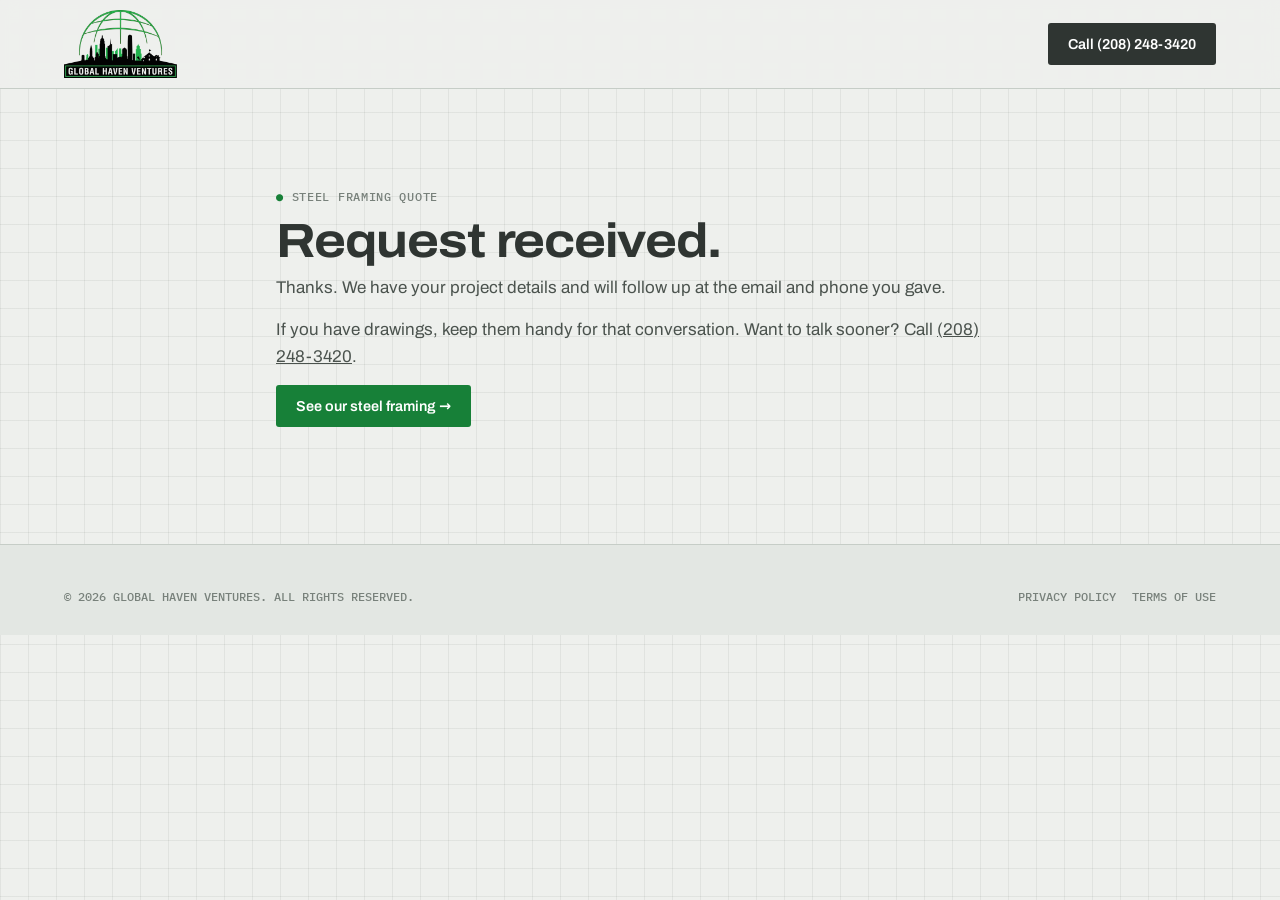
<file: steel-quote-thank-you.html>
<!DOCTYPE html>
<html lang="en">
<head>
<meta charset="utf-8" />
<meta name="viewport" content="width=device-width, initial-scale=1" />
<title>Request Received | Global Haven Ventures</title>
<meta name="description" content="Global Haven Ventures steel framing quote request received." />
<meta name="robots" content="noindex,nofollow" />
<meta name="theme-color" content="#2F3532" />
<link rel="icon" type="image/png" sizes="32x32" href="/assets/favicon-32.png" />
<link rel="apple-touch-icon" href="/assets/apple-touch-icon.png" />
<link rel="stylesheet" href="/ghv.css" />
<link rel="preload" href="/assets/archivo-latin-wdth-normal.woff2" as="font" type="font/woff2" crossorigin />
<style>
.sq-foot .legal{border-top:0;padding-top:0}
.sq-foot .legal a{display:inline;margin:0 0 0 16px}
</style>
</head>
<body>
<header><div class="wrap">
  <a class="mark" href="/" aria-label="Global Haven Ventures home"><img src="/assets/ghv-logo.webp" alt="Global Haven Ventures" width="398" height="240"></a>
  <nav aria-label="Quote"><a class="btn" href="tel:+12082483420">Call (208) 248-3420</a></nav>
</div></header>
<main>
<section class="sec first"><div class="wrap doc">
  <div class="tag"><b>●</b> Steel framing quote</div>
  <h1>Request received.</h1>
  <p>Thanks. We have your project details and will follow up at the email and phone you gave.</p>
  <p>If you have drawings, keep them handy for that conversation. Want to talk sooner? Call <a href="tel:+12082483420">(208) 248-3420</a>.</p>
  <p><a class="btn green" href="/steel">See our steel framing →</a></p>
</div></section>
</main>
<footer class="sq-foot"><div class="wrap">
  <div class="legal"><span>© 2026 Global Haven Ventures. All rights reserved.</span><span><a href="/privacy-policy.html">Privacy Policy</a><a href="/terms.html">Terms of Use</a></span></div>
</div></footer>
<script>
/* Conversion page: reached only via the lead engine's redirect after a stored quote request. */
(window.dataLayer = window.dataLayer || []).push({ event: 'quote_thank_you_view', form_id: 'steel_quote' });
</script>
</body>
</html>
</file>
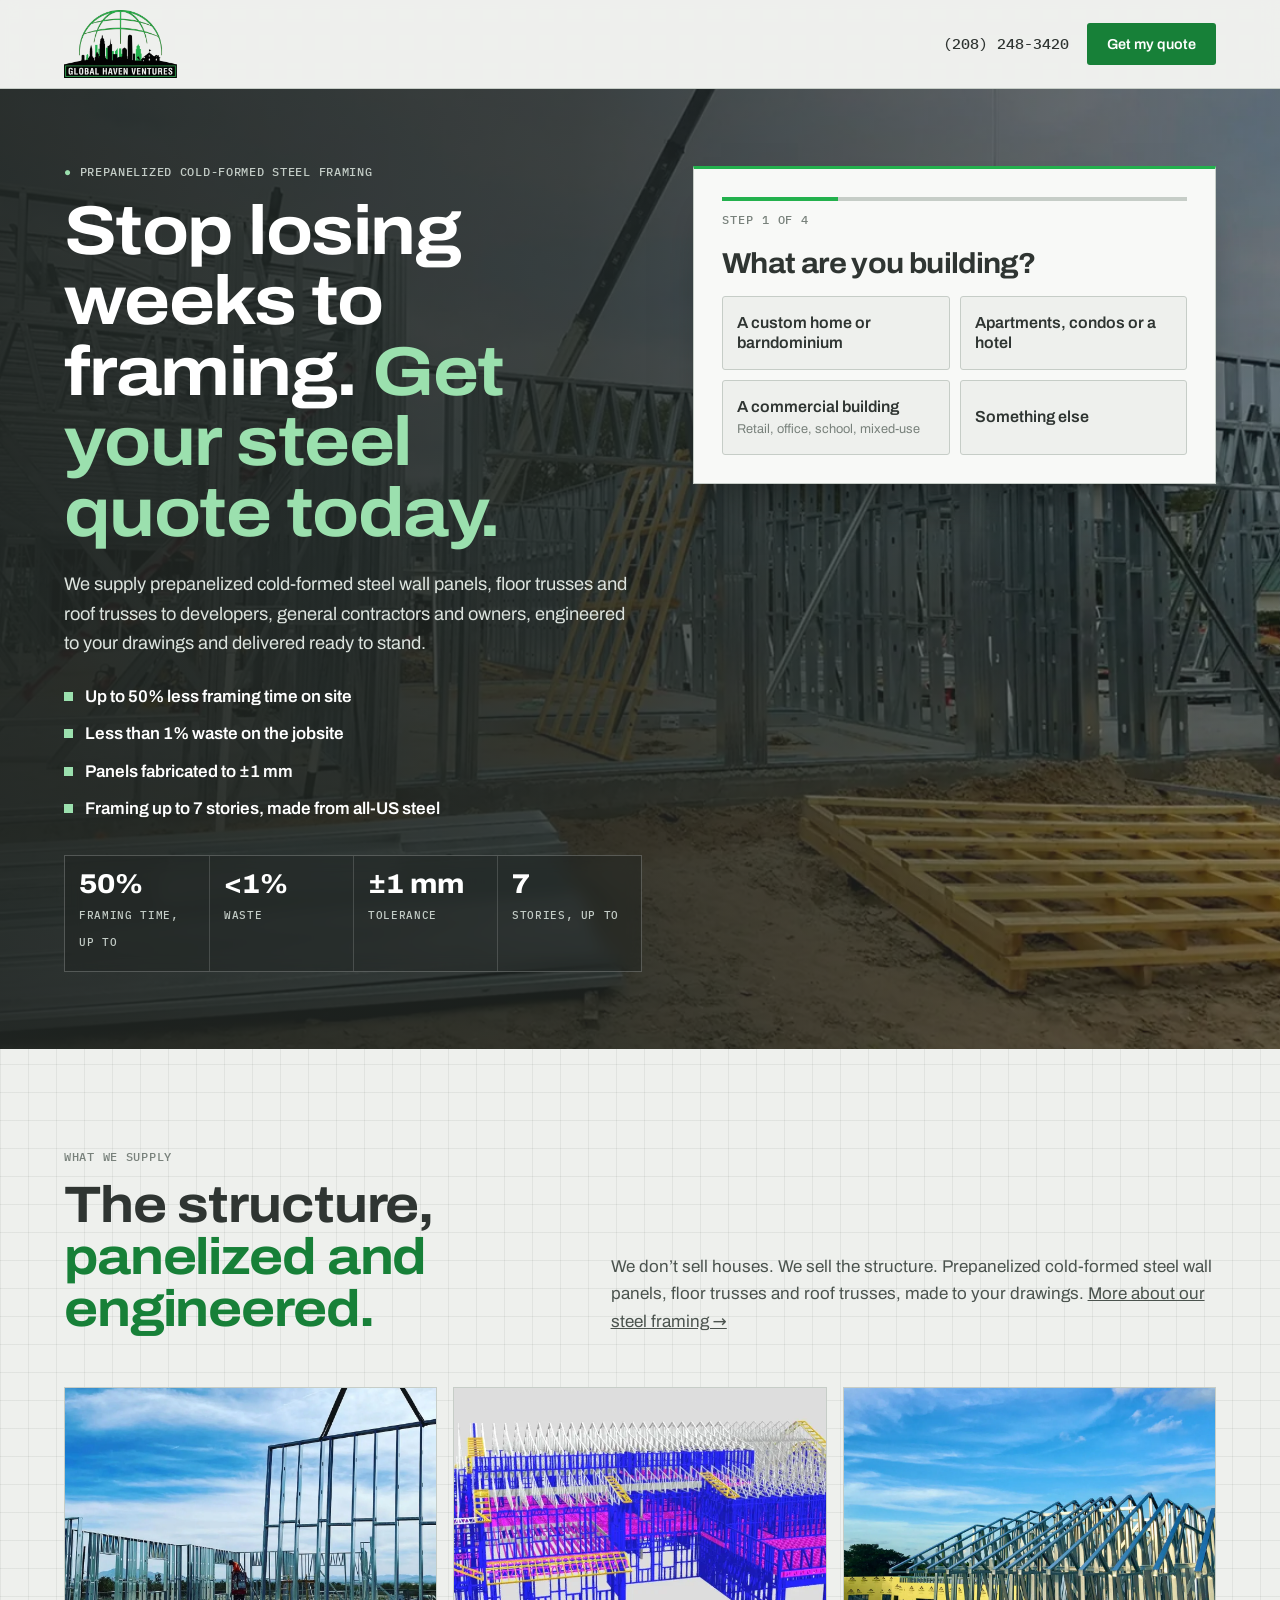
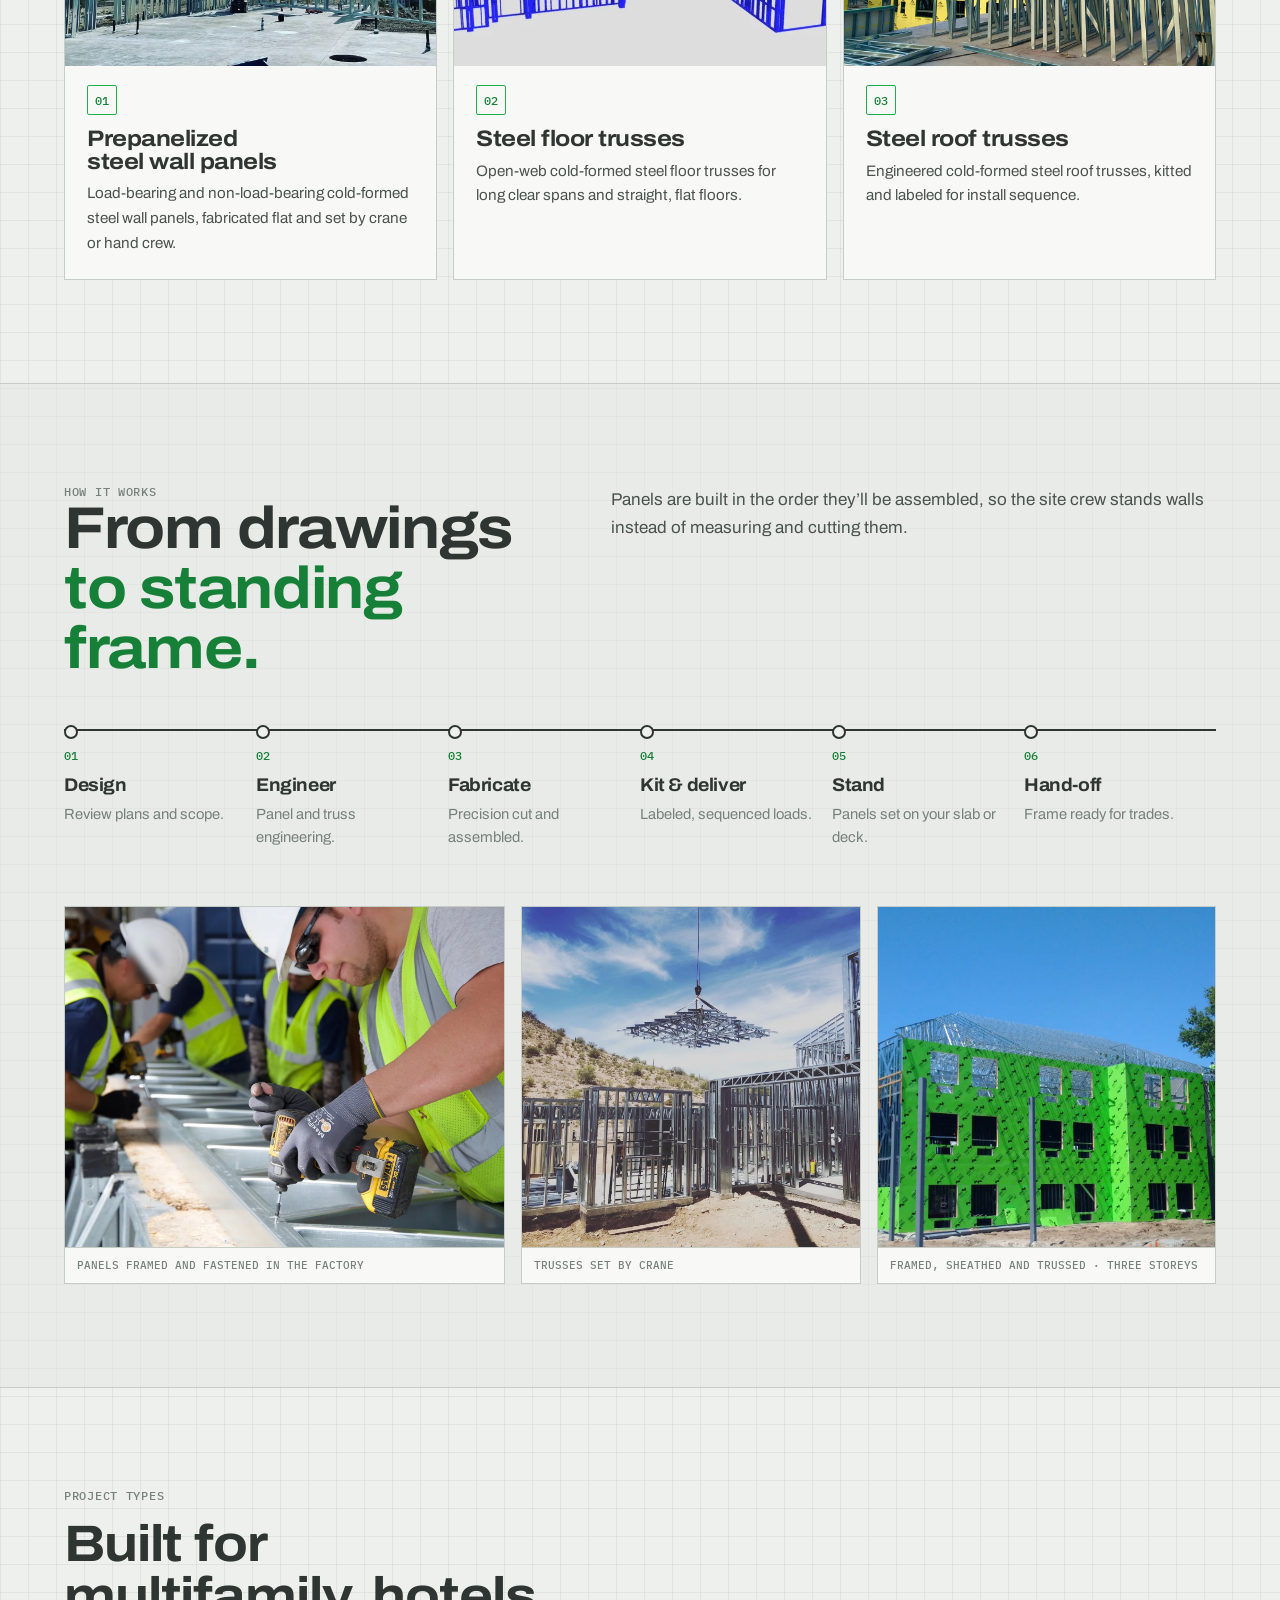
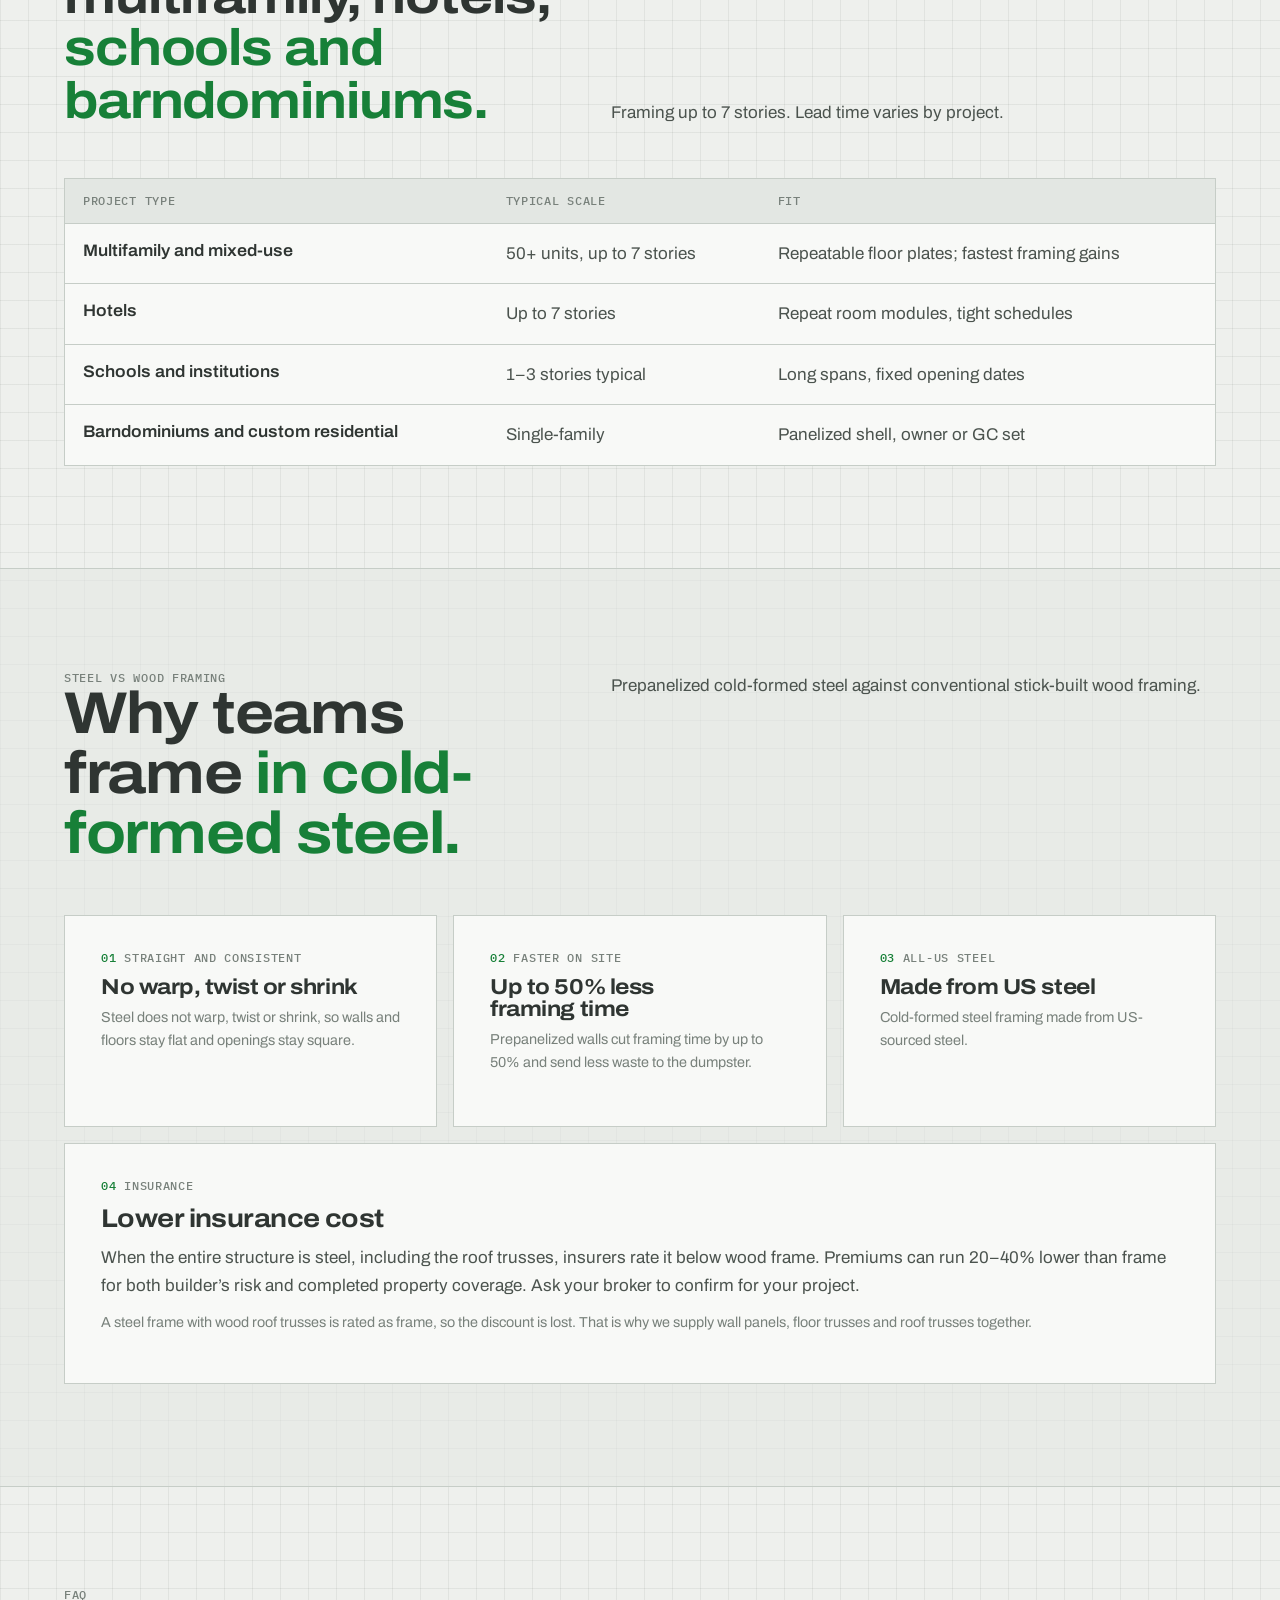
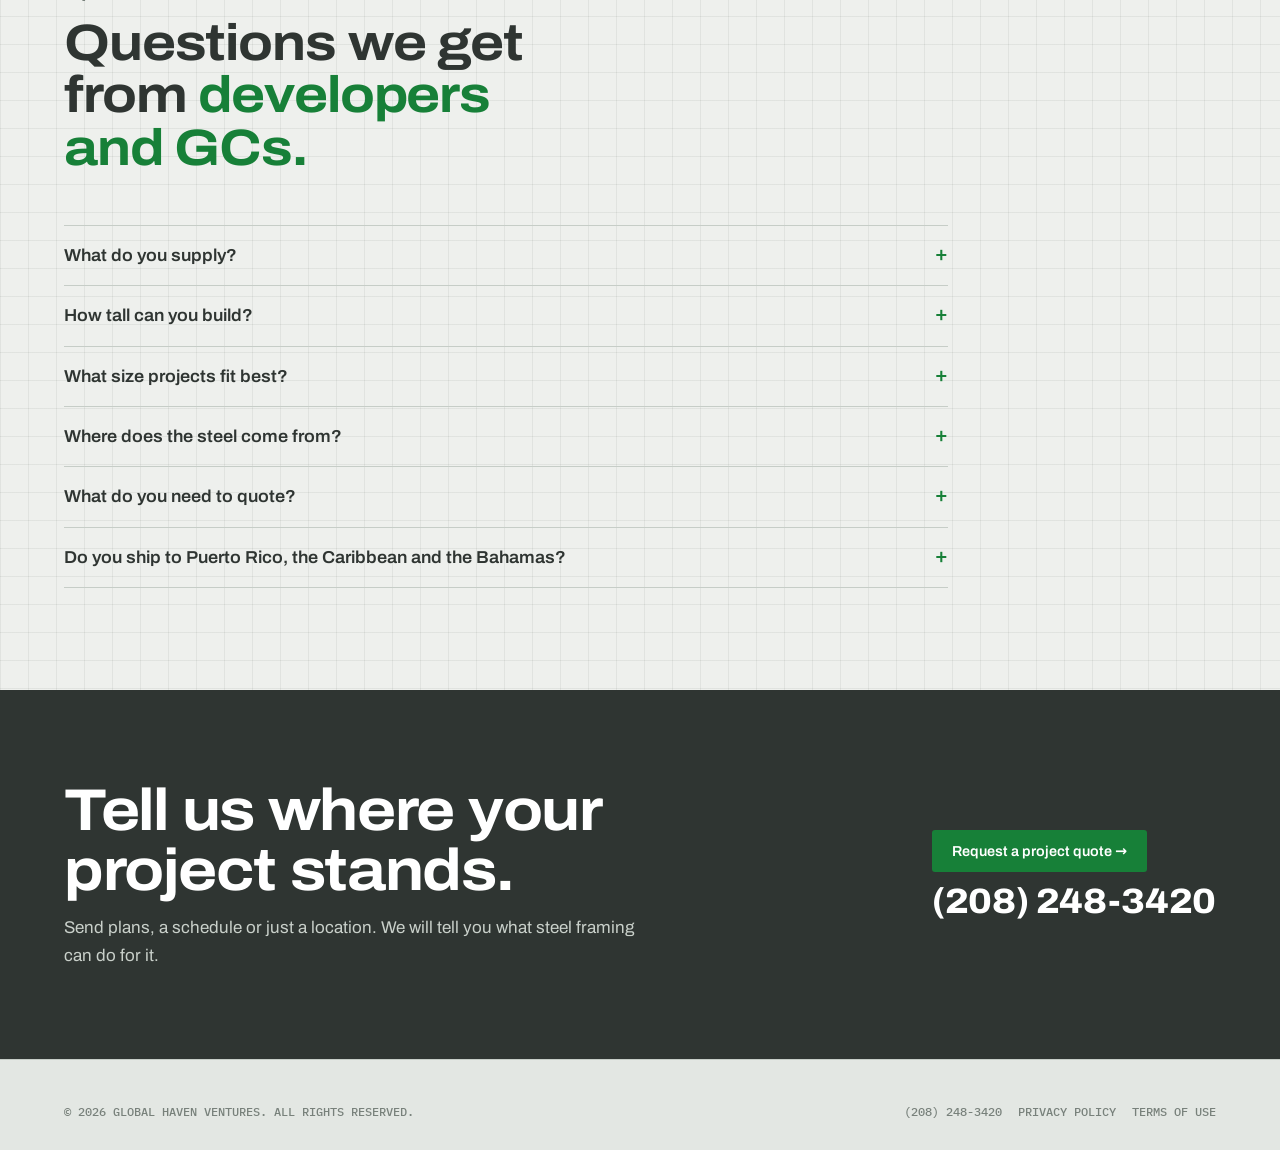
<file: steel-quote.html>
<!DOCTYPE html>
<html lang="en">
<head>
<meta charset="utf-8" />
<meta name="viewport" content="width=device-width, initial-scale=1" />
<title>Prepanelized Cold-Formed Steel Framing Quote | Global Haven Ventures</title>
<meta name="description" content="Get a quote for prepanelized cold-formed steel wall panels, floor trusses and roof trusses. Up to 50% less framing time, under 1% waste, panels to ±1 mm, framing up to 7 stories, all-US steel." />
<link rel="canonical" href="https://globalhavenventures.com/steel-quote" />
<meta property="og:type" content="website" />
<meta property="og:site_name" content="Global Haven Ventures" />
<meta property="og:title" content="Stop losing weeks to framing. Get your steel quote today." />
<meta property="og:description" content="Prepanelized cold-formed steel wall panels, floor trusses and roof trusses, engineered to your drawings and delivered ready to stand." />
<meta property="og:url" content="https://globalhavenventures.com/steel-quote" />
<meta property="og:image" content="https://globalhavenventures.com/assets/walls-on-slab.webp" />
<meta name="twitter:card" content="summary_large_image" />
<meta name="theme-color" content="#2F3532" />
<link rel="icon" type="image/png" sizes="32x32" href="/assets/favicon-32.png" />
<link rel="apple-touch-icon" href="/assets/apple-touch-icon.png" />
<link rel="stylesheet" href="/ghv.css" />
<link rel="preload" href="/assets/archivo-latin-wdth-normal.woff2" as="font" type="font/woff2" crossorigin />
<link rel="preload" href="/assets/walls-on-slab.webp" as="image" />
<style>
/* /steel-quote — Google Ads landing page + 4-step quote funnel.
   Layout/copy/behavior from ghv-steel-quote-page-preview-v8.html; styling uses the live ghv.css tokens
   and classes. Page-scoped rules are prefixed sq- so nothing here can leak into other pages. */
.sq-head nav{gap:18px}
.sq-head .sq-phone{font:500 .92rem/1 var(--mono);color:var(--ink);text-decoration:none;white-space:nowrap}
.sq-hero{padding-block:clamp(40px,6vw,88px)}
.sq-hero .hero-bg{object-position:50% 60%}
.sq-grid{display:grid;grid-template-columns:1.05fr .95fr;gap:clamp(24px,4vw,56px);align-items:start}
.sq-grid > *{min-width:0}
.sq-hero h1{font-size:clamp(2.4rem,5.4vw,4.4rem);margin:18px 0 0;max-width:12.5em}
.sq-hero .sq-lead{color:#DCE3DE;font-size:1.14rem;max-width:34em;margin:22px 0 0}
.sq-pts{list-style:none;padding:0;margin:24px 0 0;display:grid;gap:10px}
.sq-pts li{display:flex;gap:12px;align-items:baseline;color:#fff;font-weight:600}
.sq-pts li::before{content:"";flex:none;width:9px;height:9px;background:#9BE0AE;transform:translateY(-1px)}
.sq-stats{display:grid;grid-template-columns:repeat(4,1fr);margin-top:32px;border:1px solid rgba(255,255,255,.22);background:rgba(30,35,32,.45);-webkit-backdrop-filter:blur(8px);backdrop-filter:blur(8px)}
.sq-stats div{padding:14px 14px 16px}
.sq-stats div+div{border-left:1px solid rgba(255,255,255,.16)}
.sq-stats b{display:block;font:800 1.7rem/1.1 var(--display);font-stretch:108%;color:#fff}
.sq-stats span{font:500 .68rem/1.3 var(--mono);text-transform:uppercase;letter-spacing:.06em;color:#C3CCC6}

/* quote card */
.sq-card{background:var(--card);border:1px solid var(--line);border-top:3px solid var(--green);padding:clamp(20px,2.4vw,28px);box-shadow:0 24px 50px -28px rgba(0,0,0,.6);scroll-margin-top:100px}
.sq-prog{height:4px;background:var(--line);margin:0 0 8px}
.sq-prog i{display:block;height:100%;width:25%;background:var(--green);transition:width .25s}
.sq-stepno{display:flex;justify-content:space-between;align-items:center;font:500 .72rem/1 var(--mono);text-transform:uppercase;letter-spacing:.08em;color:var(--soft);margin-bottom:16px;min-height:22px}
.sq-back{background:none;border:0;color:var(--green-ink);font:500 .72rem/1 var(--mono);text-transform:uppercase;letter-spacing:.08em;cursor:pointer;padding:4px 0}
.sq-back[hidden]{display:none}
.sq-q{font-size:clamp(1.45rem,2.6vw,1.8rem);line-height:1.15;margin:0 0 16px;font-stretch:106%}
.sq-step{display:none}.sq-step.on{display:block}
.sq-tiles{display:grid;grid-template-columns:1fr 1fr;gap:10px}
.sq-tile{font:600 1rem/1.25 var(--display);text-align:left;padding:16px 14px;border:1px solid var(--line);background:var(--sheet);color:var(--ink);border-radius:3px;cursor:pointer;min-height:66px;transition:border-color .15s,background .15s}
.sq-tile:hover,.sq-tile:focus-visible{border-color:var(--green);outline:none;background:var(--green-wash)}
.sq-tile small{display:block;font:400 .8rem/1.3 var(--display);color:var(--soft);margin-top:4px}
.sq-card label{display:block;font:500 .72rem/1 var(--mono);text-transform:uppercase;letter-spacing:.06em;color:var(--ink);margin:14px 0 6px}
.sq-card input,.sq-card select,.sq-card textarea{width:100%;font:400 1rem/1.3 var(--display);color:var(--ink);background:#fff;border:1px solid var(--line);border-radius:3px;padding:12px;min-height:46px}
.sq-card textarea{min-height:84px;resize:vertical}
.sq-card input:focus,.sq-card select:focus,.sq-card textarea:focus{outline:2px solid var(--green);outline-offset:1px;border-color:var(--green-ink)}
.sq-row{display:grid;grid-template-columns:1fr 1fr;gap:12px}
.sq-row > div{min-width:0}
.sq-card .opt{text-transform:none;letter-spacing:0;font-family:var(--display);color:var(--soft)}
.sq-submit{width:100%;justify-content:center;margin-top:18px;border:0;cursor:pointer;font-size:1rem;padding:16px 20px}
.sq-err{color:#B3261E;font-size:.9rem;margin:10px 0 0;min-height:1em}
.sq-fine{font-size:.78rem;line-height:1.5;color:var(--soft);margin:12px 0 0}
.sq-fine a{color:var(--green-ink)}
.sq-hp{position:absolute;left:-9999px;width:1px;height:1px;overflow:hidden}

/* sections */
.sq-photo3{display:grid;grid-template-columns:1.3fr 1fr 1fr;gap:16px}
.sq-photo3 figure{margin:0;border:1px solid var(--line);background:var(--card);display:flex;flex-direction:column}
.sq-photo3 img{width:100%;height:340px;object-fit:cover}
.sq-photo3 figcaption{font:500 .68rem/1.4 var(--mono);color:var(--soft);text-transform:uppercase;padding:10px 12px;border-top:1px solid var(--line)}
.sq-ins{margin-top:16px}
.sq-ins p{margin:0 0 12px}
.sq-faq{max-width:52em;border-top:1px solid var(--line)}
.sq-faq details{border-bottom:1px solid var(--line)}
.sq-faq summary{cursor:pointer;list-style:none;display:flex;justify-content:space-between;gap:16px;padding:18px 0;font:600 1.08rem/1.35 var(--display);font-stretch:104%;color:var(--ink)}
.sq-faq summary::-webkit-details-marker{display:none}
.sq-faq summary::after{content:"+";font:500 1.3rem/1 var(--mono);color:var(--green-ink)}
.sq-faq details[open] summary::after{content:"–"}
.sq-faq p{margin:0 0 18px;max-width:46em}
.sq-close p{color:#C9D0CA;max-width:34em;margin:14px 0 0}
.sq-foot .legal{border-top:0;padding-top:0}
.sq-foot .legal a{display:inline;margin:0 0 0 16px}
@media (max-width:960px){
  .sq-grid,.sq-photo3{grid-template-columns:1fr}
  .sq-photo3 img{height:280px}
}
@media (max-width:600px){
  .sq-tiles,.sq-row{grid-template-columns:1fr}
  .sq-stats{grid-template-columns:1fr 1fr}
  .sq-stats div:nth-child(3){border-left:0}
  .sq-stats div:nth-child(n+3){border-top:1px solid rgba(255,255,255,.16)}
  .sq-head .sq-phone{display:none}
  .sq-head nav .btn{display:inline-flex}
}
</style>
</head>
<body>
<header class="sq-head"><div class="wrap">
  <a class="mark" href="/" aria-label="Global Haven Ventures home"><img src="/assets/ghv-logo.webp" alt="Global Haven Ventures" width="398" height="240"></a>
  <nav aria-label="Quote"><a class="sq-phone" href="tel:+12082483420">(208) 248-3420</a><a class="btn green" href="#quote">Get my quote</a></nav>
</div></header>
<main>

<section class="photo-hero sq-hero"><img class="hero-bg" src="/assets/walls-on-slab.webp" alt="Prepanelized cold-formed steel wall panels standing on a slab, crane behind" width="1280" height="853"><div class="wrap sq-grid">
  <div>
    <div class="tag"><b>●</b> Prepanelized cold-formed steel framing</div>
    <h1>Stop losing weeks to framing. <span>Get your steel quote today.</span></h1>
    <p class="sq-lead">We supply prepanelized cold-formed steel wall panels, floor trusses and roof trusses to developers, general contractors and owners, engineered to your drawings and delivered ready to stand.</p>
    <ul class="sq-pts">
      <li>Up to 50% less framing time on site</li>
      <li>Less than 1% waste on the jobsite</li>
      <li>Panels fabricated to ±1 mm</li>
      <li>Framing up to 7 stories, made from all-US steel</li>
    </ul>
    <div class="sq-stats">
      <div><b>50%</b><span>framing time, up to</span></div>
      <div><b>&lt;1%</b><span>waste</span></div>
      <div><b>±1 mm</b><span>tolerance</span></div>
      <div><b>7</b><span>stories, up to</span></div>
    </div>
  </div>

  <div class="sq-card" id="quote">
    <form id="sq-form" action="https://procure-lead-engine.dan-fda.workers.dev/submit" method="POST" novalidate>
      <input type="hidden" name="site" value="globalhavenventures.com">
      <input type="hidden" name="lead_source" value="globalhavenventures.com/steel-quote">
      <input type="hidden" name="vertical" value="cold-formed steel framing">
      <input type="hidden" name="_redirect" value="https://globalhavenventures.com/steel-quote-thank-you">
      <input type="hidden" name="project_type" id="sq-project_type" value="">
      <input type="hidden" name="size_metric" id="sq-size_metric" value="">
      <input type="hidden" name="size" id="sq-size" value="">
      <input type="hidden" name="timeline" id="sq-timeline" value="">
      <input type="hidden" name="gclid" id="sq-gclid" value="">
      <input type="hidden" name="gbraid" id="sq-gbraid" value="">
      <input type="hidden" name="wbraid" id="sq-wbraid" value="">
      <input type="hidden" name="utm_source" id="sq-utm_source" value="">
      <input type="hidden" name="utm_medium" id="sq-utm_medium" value="">
      <input type="hidden" name="utm_campaign" id="sq-utm_campaign" value="">
      <input type="hidden" name="utm_term" id="sq-utm_term" value="">
      <input type="hidden" name="utm_content" id="sq-utm_content" value="">
      <input type="hidden" name="campaignid" id="sq-campaignid" value="">
      <input type="hidden" name="landing" id="sq-landing" value="">
      <input type="hidden" name="referrer" id="sq-referrer" value="">

      <div class="sq-prog"><i id="sq-bar"></i></div>
      <div class="sq-stepno"><span id="sq-sn">Step 1 of 4</span><button type="button" class="sq-back" id="sq-bk" hidden>&larr; Back</button></div>

      <div class="sq-step on" data-s="1">
        <h2 class="sq-q">What are you building?</h2>
        <div class="sq-tiles" id="sq-t1">
          <button type="button" class="sq-tile" data-v="Custom home / barndominium" data-m="home">A custom home or barndominium</button>
          <button type="button" class="sq-tile" data-v="Multi-unit (apartments, condos, hotel)" data-m="units">Apartments, condos or a hotel</button>
          <button type="button" class="sq-tile" data-v="Commercial building" data-m="comm">A commercial building<small>Retail, office, school, mixed-use</small></button>
          <button type="button" class="sq-tile" data-v="Other" data-m="comm">Something else</button>
        </div>
      </div>

      <div class="sq-step" data-s="2">
        <h2 class="sq-q" id="sq-q2">How many units?</h2>
        <div class="sq-tiles" id="sq-t2"></div>
      </div>

      <div class="sq-step" data-s="3">
        <h2 class="sq-q">When do you need framing?</h2>
        <div class="sq-tiles" id="sq-t3">
          <button type="button" class="sq-tile" data-v="Bidding now">We are bidding now</button>
          <button type="button" class="sq-tile" data-v="Within 3 months">Within 3 months</button>
          <button type="button" class="sq-tile" data-v="3-12 months">3 to 12 months out</button>
          <button type="button" class="sq-tile" data-v="Planning">Still planning</button>
        </div>
      </div>

      <div class="sq-step" data-s="4">
        <h2 class="sq-q">Where should we send your quote?</h2>
        <label for="sq-name">Name</label><input id="sq-name" name="name" autocomplete="name" required>
        <div class="sq-row">
          <div><label for="sq-email">Email</label><input id="sq-email" name="email" type="email" autocomplete="email" required></div>
          <div><label for="sq-phone">Phone</label><input id="sq-phone" name="phone" type="tel" autocomplete="tel" inputmode="tel" required></div>
        </div>
        <label for="sq-state">Project location</label>
        <select id="sq-state" name="state" required>
          <option value="">Select state or territory</option>
          <option>Alabama</option><option>Alaska</option><option>Arizona</option><option>Arkansas</option><option>California</option><option>Colorado</option><option>Connecticut</option><option>Delaware</option><option>District of Columbia</option><option>Florida</option><option>Georgia</option><option>Hawaii</option><option>Idaho</option><option>Illinois</option><option>Indiana</option><option>Iowa</option><option>Kansas</option><option>Kentucky</option><option>Louisiana</option><option>Maine</option><option>Maryland</option><option>Massachusetts</option><option>Michigan</option><option>Minnesota</option><option>Mississippi</option><option>Missouri</option><option>Montana</option><option>Nebraska</option><option>Nevada</option><option>New Hampshire</option><option>New Jersey</option><option>New Mexico</option><option>New York</option><option>North Carolina</option><option>North Dakota</option><option>Ohio</option><option>Oklahoma</option><option>Oregon</option><option>Pennsylvania</option><option>Rhode Island</option><option>South Carolina</option><option>South Dakota</option><option>Tennessee</option><option>Texas</option><option>Utah</option><option>Vermont</option><option>Virginia</option><option>Washington</option><option>West Virginia</option><option>Wisconsin</option><option>Wyoming</option>
          <option>Puerto Rico</option><option>US Virgin Islands</option><option>Bahamas</option><option>Other Caribbean</option><option>Other</option>
        </select>
        <label for="sq-notes">Anything else we should know? <span class="opt">(optional)</span></label>
        <textarea id="sq-notes" name="notes" placeholder="Plans status, deadlines, questions."></textarea>
        <div class="sq-hp" aria-hidden="true"><label for="sq-hp">Leave blank</label><input id="sq-hp" name="_gotcha" tabindex="-1" autocomplete="off"></div>
        <p class="sq-err" id="sq-err" role="alert"></p>
        <button class="btn green sq-submit" type="submit">Get my quote &rarr;</button>
        <p class="sq-fine">By submitting, you agree that Global Haven Ventures may contact you by phone and email about your project. We use your details only to respond to this request. See our <a href="/privacy-policy.html">Privacy Policy</a> and <a href="/terms.html">Terms of Use</a>.</p>
      </div>
    </form>
    <noscript><p class="sq-fine">The quote form needs JavaScript. Call us at <a href="tel:+12082483420">(208) 248-3420</a>.</p></noscript>
  </div>
</div></section>

<section class="sec first"><div class="wrap">
  <div class="head">
    <div><div class="tag">What we supply</div><h2>The structure, <span>panelized and engineered.</span></h2></div>
    <p>We don’t sell houses. We sell the structure. Prepanelized cold-formed steel wall panels, floor trusses and roof trusses, made to your drawings. <a href="/steel">More about our steel framing →</a></p>
  </div>
  <div class="supply">
    <figure><img src="/assets/panel-crane-set.webp" alt="Prepanelized cold-formed steel wall panel set by crane" width="1280" height="1280" loading="lazy"><figcaption><span class="no">01</span><h3>Prepanelized steel wall panels</h3><p>Load-bearing and non-load-bearing cold-formed steel wall panels, fabricated flat and set by crane or hand crew.</p></figcaption></figure>
    <figure><img src="/assets/framing-model.webp" alt="3D model of a building framed in cold-formed steel: walls, floor trusses and roof trusses" width="1400" height="540" loading="lazy"><figcaption><span class="no">02</span><h3>Steel floor trusses</h3><p>Open-web cold-formed steel floor trusses for long clear spans and straight, flat floors.</p></figcaption></figure>
    <figure><img src="/assets/roof-trusses.webp" alt="Row of galvanized cold-formed steel roof trusses set on a building" width="1400" height="900" loading="lazy"><figcaption><span class="no">03</span><h3>Steel roof trusses</h3><p>Engineered cold-formed steel roof trusses, kitted and labeled for install sequence.</p></figcaption></figure>
  </div>
</div></section>

<section class="sec division steel"><div class="wrap">
  <div class="head">
    <div><div class="tag">How it works</div><h2>From drawings <span>to standing frame.</span></h2></div>
    <p>Panels are built in the order they’ll be assembled, so the site crew stands walls instead of measuring and cutting them.</p>
  </div>
  <ol class="process">
    <li><h3>Design</h3><p>Review plans and scope.</p></li>
    <li><h3>Engineer</h3><p>Panel and truss engineering.</p></li>
    <li><h3>Fabricate</h3><p>Precision cut and assembled.</p></li>
    <li><h3>Kit &amp; deliver</h3><p>Labeled, sequenced loads.</p></li>
    <li><h3>Stand</h3><p>Panels set on your slab or deck.</p></li>
    <li><h3>Hand-off</h3><p>Frame ready for trades.</p></li>
  </ol>
  <div class="sq-photo3">
    <figure><img src="/assets/panel-assembly-crew.webp" alt="Crew fastening cold-formed steel framing panels on a factory line" width="1800" height="1195" loading="lazy"><figcaption>Panels framed and fastened in the factory</figcaption></figure>
    <figure><img src="/assets/truss-lift.webp" alt="Steel roof trusses lifted by crane over steel-framed walls" width="1280" height="1280" loading="lazy"><figcaption>Trusses set by crane</figcaption></figure>
    <figure><img src="/assets/sheathed-3storey.webp" alt="Three-storey cold-formed steel building with exterior sheathing and steel roof trusses" width="1394" height="1046" loading="lazy"><figcaption>Framed, sheathed and trussed · three storeys</figcaption></figure>
  </div>
</div></section>

<section class="sec"><div class="wrap">
  <div class="head">
    <div><div class="tag">Project types</div><h2>Built for multifamily, hotels, <span>schools and barndominiums.</span></h2></div>
    <p>Framing up to 7 stories. Lead time varies by project.</p>
  </div>
  <div class="table-wrap"><table>
    <thead><tr><th>Project type</th><th>Typical scale</th><th>Fit</th></tr></thead>
    <tbody>
      <tr><td>Multifamily and mixed-use</td><td>50+ units, up to 7 stories</td><td>Repeatable floor plates; fastest framing gains</td></tr>
      <tr><td>Hotels</td><td>Up to 7 stories</td><td>Repeat room modules, tight schedules</td></tr>
      <tr><td>Schools and institutions</td><td>1–3 stories typical</td><td>Long spans, fixed opening dates</td></tr>
      <tr><td>Barndominiums and custom residential</td><td>Single-family</td><td>Panelized shell, owner or GC set</td></tr>
    </tbody>
  </table></div>
</div></section>

<section class="sec division steel"><div class="wrap">
  <div class="head">
    <div><div class="tag">Steel vs wood framing</div><h2>Why teams frame <span>in cold-formed steel.</span></h2></div>
    <p>Prepanelized cold-formed steel against conventional stick-built wood framing.</p>
  </div>
  <div class="cards3">
    <div class="panel"><div class="tag"><b>01</b> Straight and consistent</div><h3>No warp, twist or shrink</h3><p class="small">Steel does not warp, twist or shrink, so walls and floors stay flat and openings stay square.</p></div>
    <div class="panel"><div class="tag"><b>02</b> Faster on site</div><h3>Up to 50% less framing time</h3><p class="small">Prepanelized walls cut framing time by up to 50% and send less waste to the dumpster.</p></div>
    <div class="panel"><div class="tag"><b>03</b> All-US steel</div><h3>Made from US steel</h3><p class="small">Cold-formed steel framing made from US-sourced steel.</p></div>
  </div>
  <div class="panel sq-ins"><div class="tag"><b>04</b> Insurance</div><h3>Lower insurance cost</h3><p>When the entire structure is steel, including the roof trusses, insurers rate it below wood frame. Premiums can run 20–40% lower than frame for both builder’s risk and completed property coverage. Ask your broker to confirm for your project.</p><p class="small">A steel frame with wood roof trusses is rated as frame, so the discount is lost. That is why we supply wall panels, floor trusses and roof trusses together.</p></div>
</div></section>

<section class="sec"><div class="wrap">
  <div class="head">
    <div><div class="tag">FAQ</div><h2>Questions we get from <span>developers and GCs.</span></h2></div>
    <p></p>
  </div>
  <div class="sq-faq">
    <details><summary>What do you supply?</summary><p>Prepanelized cold-formed steel wall panels, floor trusses and roof trusses, engineered to your drawings.</p></details>
    <details><summary>How tall can you build?</summary><p>Framing up to 7 stories.</p></details>
    <details><summary>What size projects fit best?</summary><p>Repeatable multifamily, mixed-use and hotel projects, typically 50+ units. Smaller and custom projects are welcome to ask.</p></details>
    <details><summary>Where does the steel come from?</summary><p>All-US steel.</p></details>
    <details><summary>What do you need to quote?</summary><p>Plans if you have them, project location, number of stories and your target start date. No drawings yet is fine; tell us the stage.</p></details>
    <details><summary>Do you ship to Puerto Rico, the Caribbean and the Bahamas?</summary><p>Yes. We supply projects across the US, Puerto Rico, the US Virgin Islands, the Bahamas and the Caribbean. Tell us the project location and we will confirm delivery details.</p></details>
  </div>
</div></section>

<section class="close sq-close"><div class="wrap">
  <div><h2>Tell us where your project stands.</h2><p>Send plans, a schedule or just a location. We will tell you what steel framing can do for it.</p></div>
  <div class="side"><a class="btn green" href="#quote">Request a project quote →</a><a class="phone" href="tel:+12082483420">(208) 248-3420</a></div>
</div></section>
</main>
<footer class="sq-foot"><div class="wrap">
  <div class="legal"><span>© 2026 Global Haven Ventures. All rights reserved.</span><span><a href="tel:+12082483420">(208) 248-3420</a><a href="/privacy-policy.html">Privacy Policy</a><a href="/terms.html">Terms of Use</a></span></div>
</div></footer>

<script>
/* 4-step quote funnel (behavior from preview v8). Native POST to the Procure lead engine on submit. */
(function(){
  var dl = window.dataLayer = window.dataLayer || [];
  var f = document.getElementById('sq-form'), step = 1, hist = [], started = false, sent = false;
  function $(id){ return document.getElementById(id); }
  var RANGES = {
    home:  ['Under 2,500 sq ft','2,500 to 5,000','5,000 to 10,000','10,000 or more'],
    units: ['Under 10','10 to 49','50 to 99','100 or more'],
    comm:  ['Under 10,000 sq ft','10,000 to 50,000','50,000 to 100,000','100,000 or more']
  };
  var QTXT = { home:'About how many square feet?', units:'How many units or rooms?', comm:'About how many square feet?' };
  // ad attribution: copy click IDs / UTMs from the landing URL into the hidden fields
  try {
    var q = new URLSearchParams(location.search);
    ['gclid','gbraid','wbraid','utm_source','utm_medium','utm_campaign','utm_term','utm_content','campaignid'].forEach(function(k){
      var v = q.get(k); if (v && $('sq-' + k)) $('sq-' + k).value = v.slice(0, 300);
    });
    $('sq-landing').value = (location.origin + location.pathname).slice(0, 300);
    $('sq-referrer').value = (document.referrer || '').slice(0, 300);
  } catch (e) {}
  function show(n){
    step = n;
    [].forEach.call(f.querySelectorAll('.sq-step'), function(s){ s.classList.toggle('on', +s.dataset.s === n); });
    $('sq-sn').textContent = 'Step ' + n + ' of 4';
    $('sq-bar').style.width = (n * 25) + '%';
    $('sq-bk').hidden = (n === 1);
    var first = f.querySelector('.sq-step.on .sq-tile, .sq-step.on input');
    if (first && n > 1) { try { first.focus({ preventScroll: true }); } catch (e) {} }
  }
  function go(n){ hist.push(step); show(n); }
  function track(name, extra){ var o = { event: name, form_id: 'steel_quote' }; for (var k in extra) o[k] = extra[k]; dl.push(o); }
  $('sq-t1').addEventListener('click', function(e){
    var b = e.target.closest('.sq-tile'); if (!b) return;
    if (!started) { started = true; track('quote_form_start'); }
    $('sq-project_type').value = b.dataset.v; $('sq-size_metric').value = b.dataset.m;
    $('sq-q2').textContent = QTXT[b.dataset.m];
    var t2 = $('sq-t2'); t2.innerHTML = '';
    RANGES[b.dataset.m].forEach(function(r){
      var x = document.createElement('button'); x.type = 'button'; x.className = 'sq-tile'; x.dataset.v = r; x.textContent = r; t2.appendChild(x);
    });
    track('quote_step', { step: 1, project_type: b.dataset.v });
    go(2);
  });
  $('sq-t2').addEventListener('click', function(e){
    var b = e.target.closest('.sq-tile'); if (!b) return;
    $('sq-size').value = b.dataset.v; track('quote_step', { step: 2, size: b.dataset.v }); go(3);
  });
  $('sq-t3').addEventListener('click', function(e){
    var b = e.target.closest('.sq-tile'); if (!b) return;
    $('sq-timeline').value = b.dataset.v; track('quote_step', { step: 3, timeline: b.dataset.v }); go(4);
  });
  $('sq-bk').addEventListener('click', function(){ if (hist.length) show(hist.pop()); });
  f.addEventListener('submit', function(e){
    e.preventDefault();
    if (sent) return;
    var err = $('sq-err'); err.textContent = '';
    var bad = [];
    [['sq-name','name'],['sq-email','email'],['sq-phone','phone'],['sq-state','location']].forEach(function(p){ if (!$(p[0]).value.trim()) bad.push(p[1]); });
    var em = $('sq-email').value.trim();
    if (em && !/^[^@\s]+@[^@\s]+\.[^@\s]+$/.test(em)) bad.push('a valid email');
    var ph = $('sq-phone').value.replace(/\D/g, '');
    if ($('sq-phone').value.trim() && ph.length < 10) bad.push('a full phone number');
    if (!$('sq-project_type').value || !$('sq-size').value || !$('sq-timeline').value) { show(1); hist = []; err.textContent = ''; return; }
    if (bad.length) { err.textContent = 'Please complete: ' + bad.join(', ') + '.'; return; }
    sent = true;
    track('generate_lead', { project_type: $('sq-project_type').value, size: $('sq-size').value, timeline: $('sq-timeline').value, state: $('sq-state').value });
    var btn = f.querySelector('.sq-submit'); btn.disabled = true; btn.textContent = 'Sending…';
    HTMLFormElement.prototype.submit.call(f);
  });
})();
</script>

<script type="application/ld+json">
{"@context":"https://schema.org","@graph":[
{"@type":"Organization","name":"Global Haven Ventures","url":"https://globalhavenventures.com","logo":"https://globalhavenventures.com/assets/ghv-logo.webp","telephone":"+1-208-248-3420"},
{"@type":"FAQPage","mainEntity":[
{"@type":"Question","name":"What do you supply?","acceptedAnswer":{"@type":"Answer","text":"Prepanelized cold-formed steel wall panels, floor trusses and roof trusses, engineered to your drawings."}},
{"@type":"Question","name":"How tall can you build?","acceptedAnswer":{"@type":"Answer","text":"Framing up to 7 stories."}},
{"@type":"Question","name":"What size projects fit best?","acceptedAnswer":{"@type":"Answer","text":"Repeatable multifamily, mixed-use and hotel projects, typically 50+ units. Smaller and custom projects are welcome to ask."}},
{"@type":"Question","name":"Where does the steel come from?","acceptedAnswer":{"@type":"Answer","text":"All-US steel."}},
{"@type":"Question","name":"What do you need to quote?","acceptedAnswer":{"@type":"Answer","text":"Plans if you have them, project location, number of stories and your target start date. No drawings yet is fine; tell us the stage."}},
{"@type":"Question","name":"Do you ship to Puerto Rico, the Caribbean and the Bahamas?","acceptedAnswer":{"@type":"Answer","text":"Yes. We supply projects across the US, Puerto Rico, the US Virgin Islands, the Bahamas and the Caribbean. Tell us the project location and we will confirm delivery details."}}]}]}
</script>
</body>
</html>
</file>
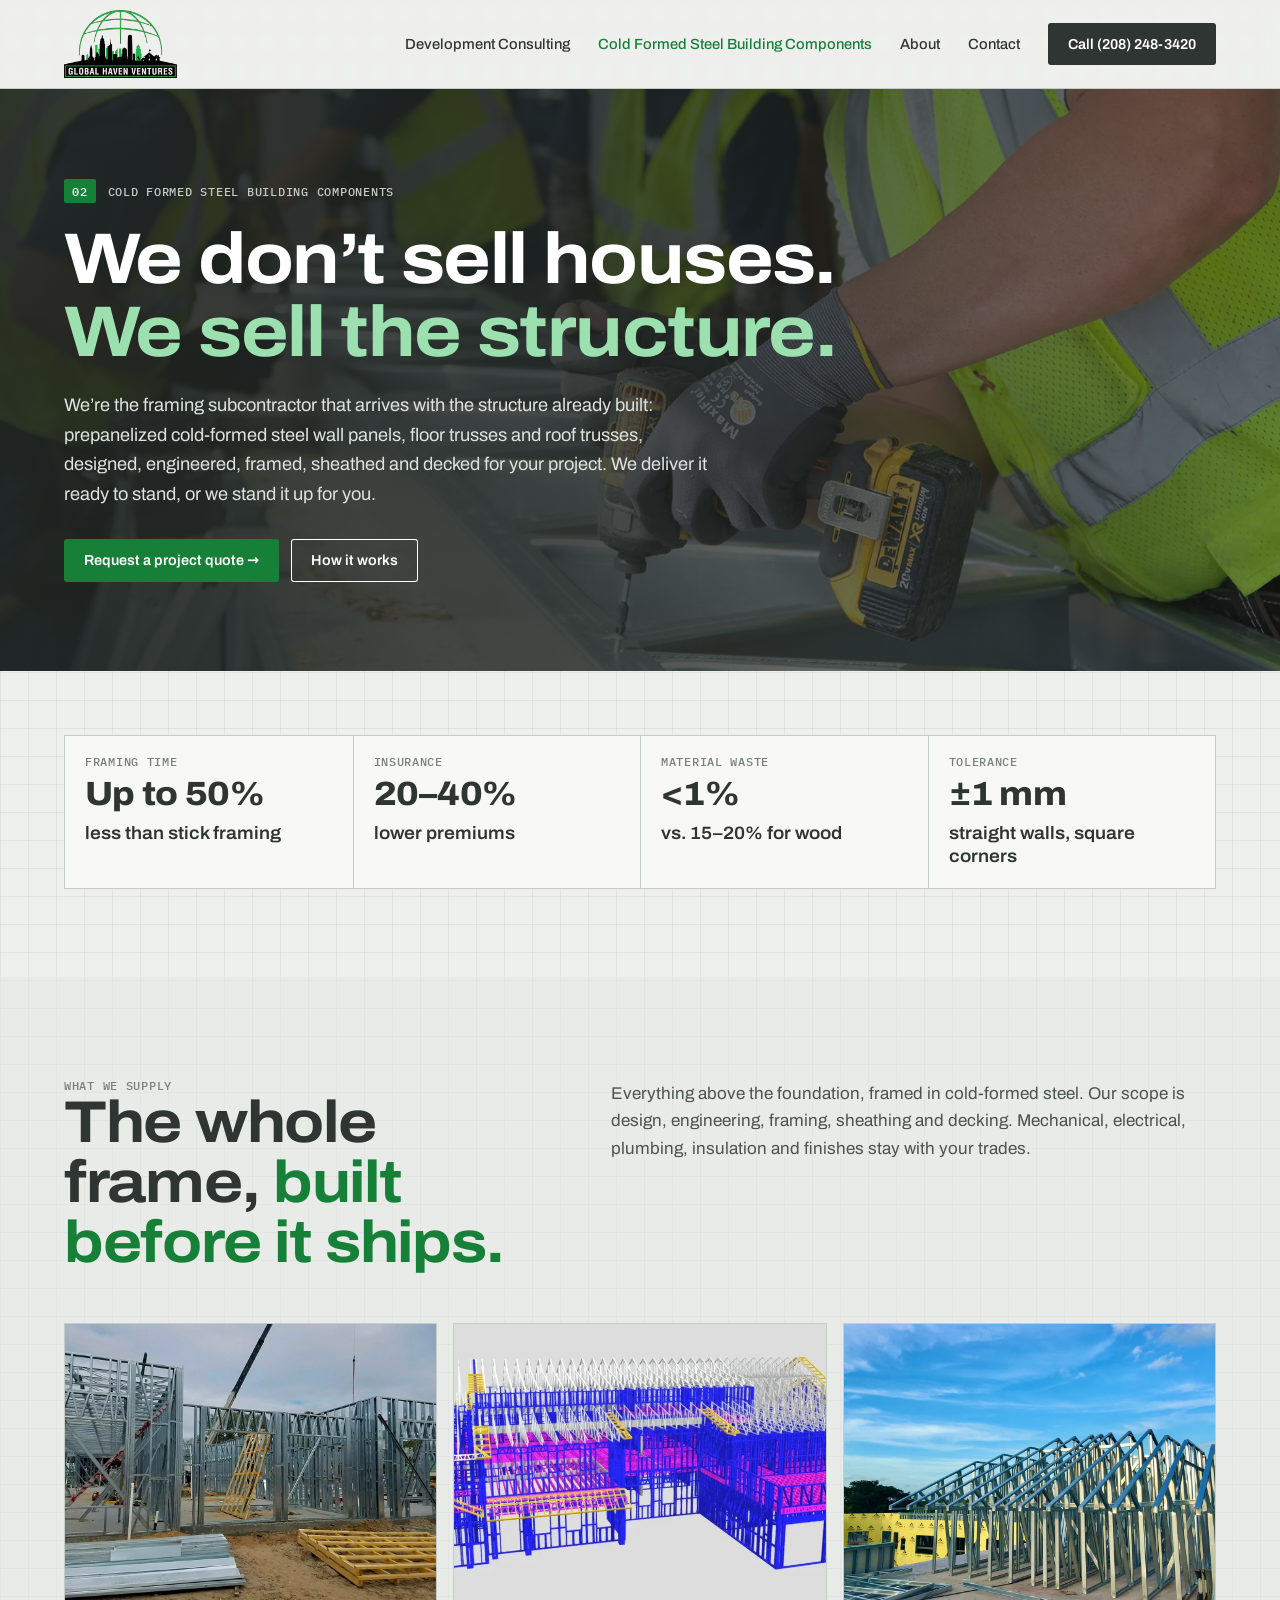
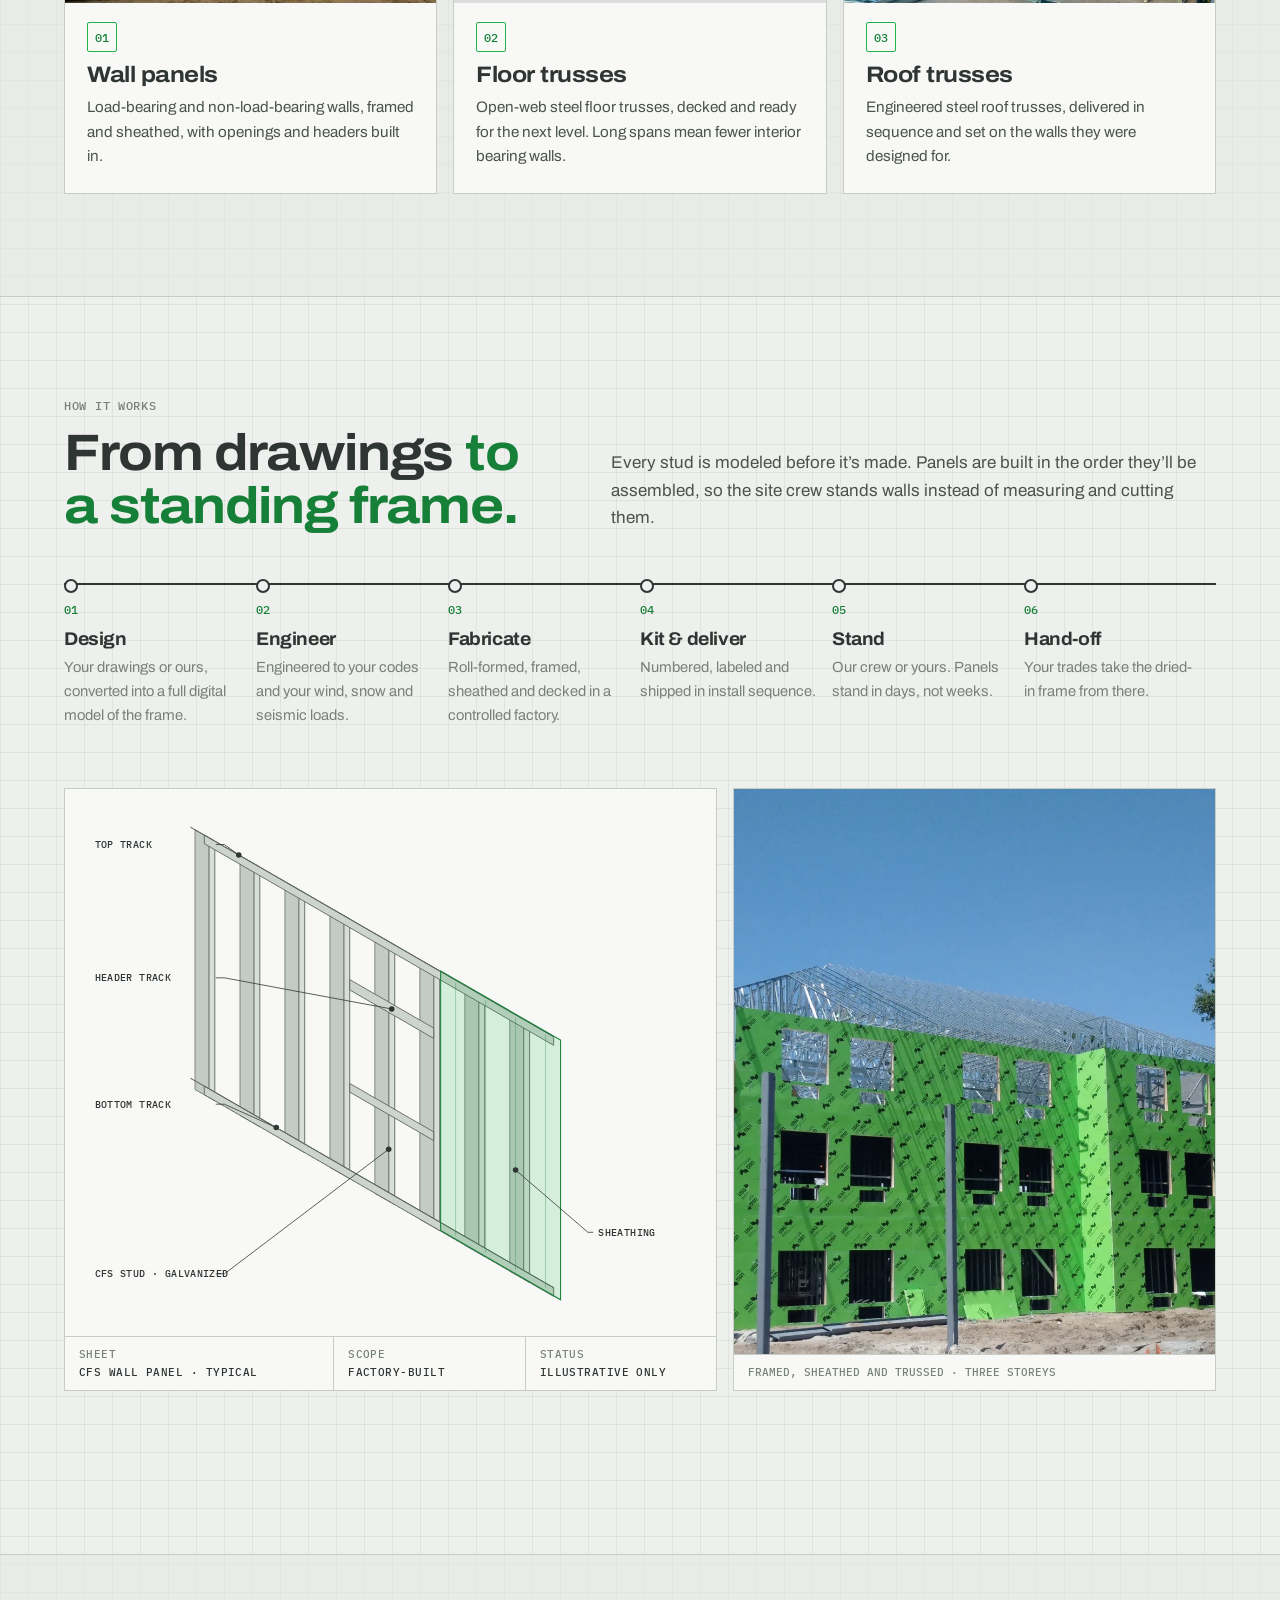
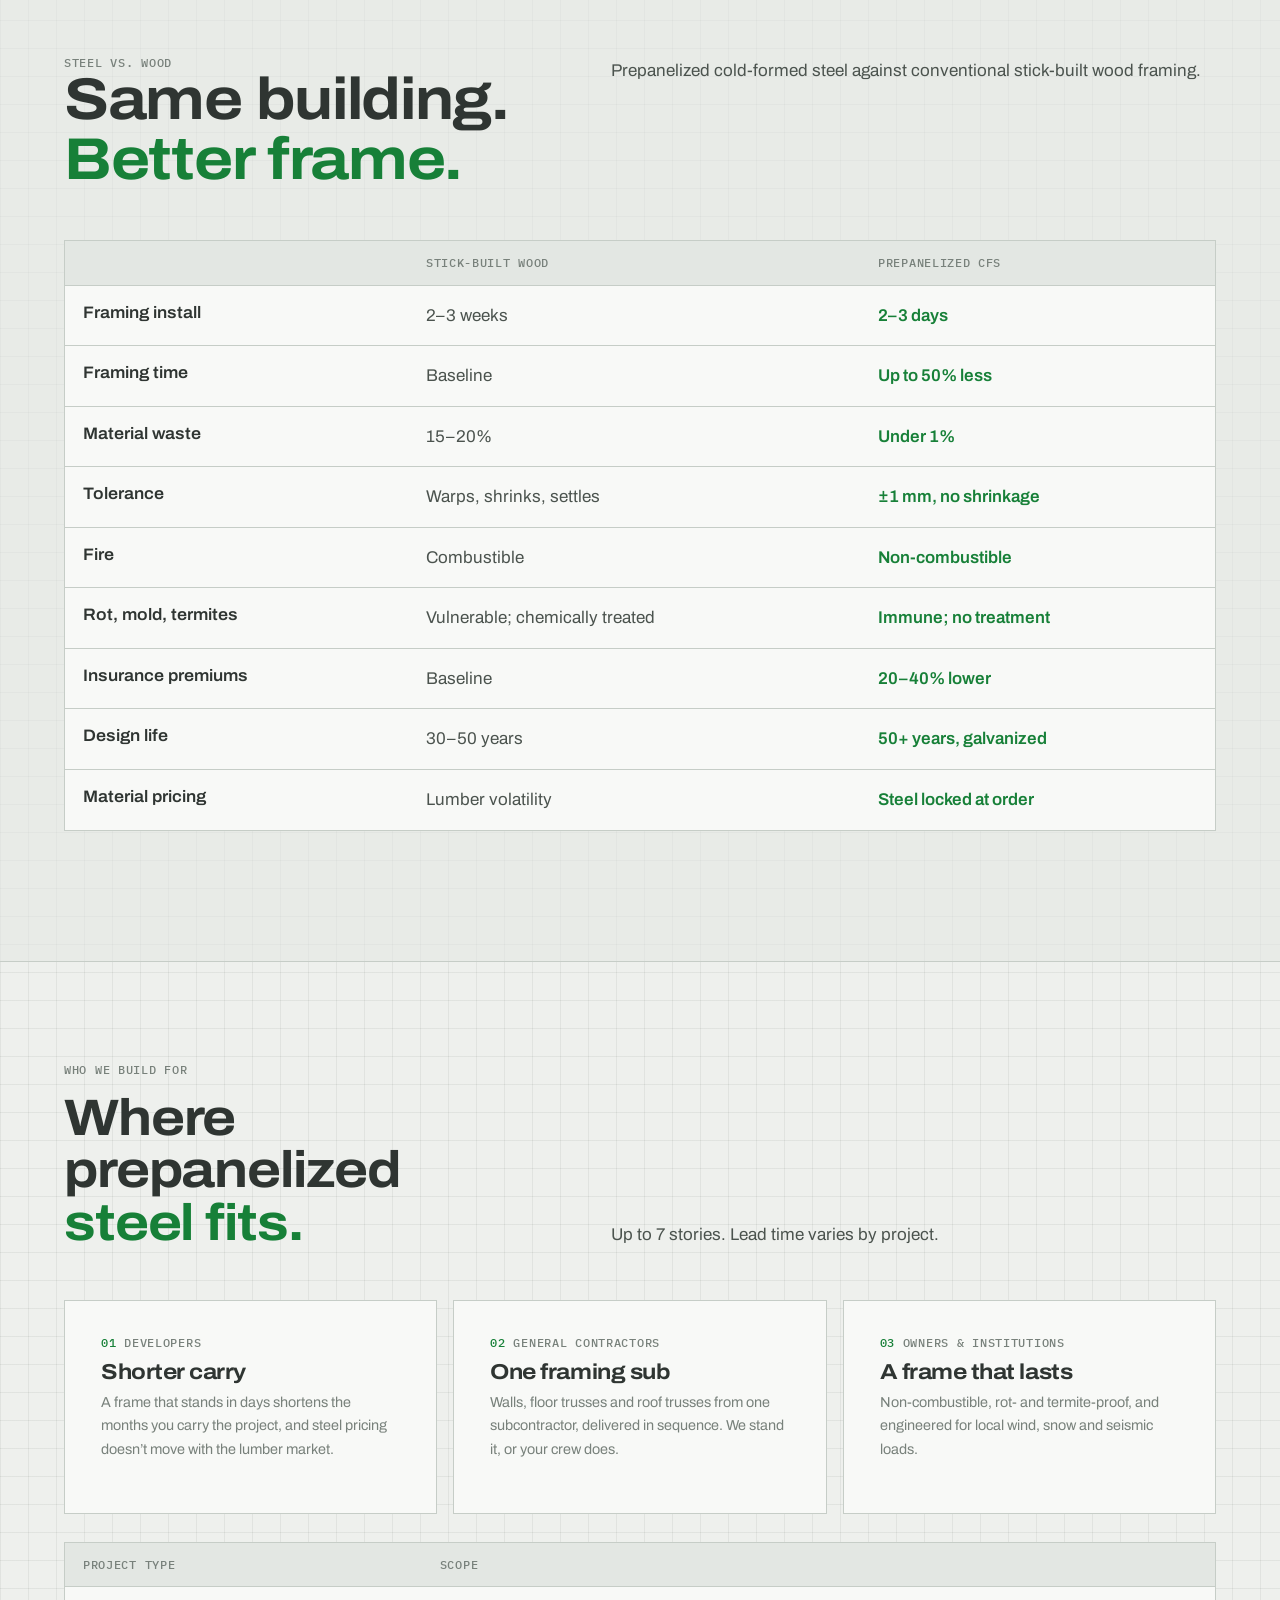
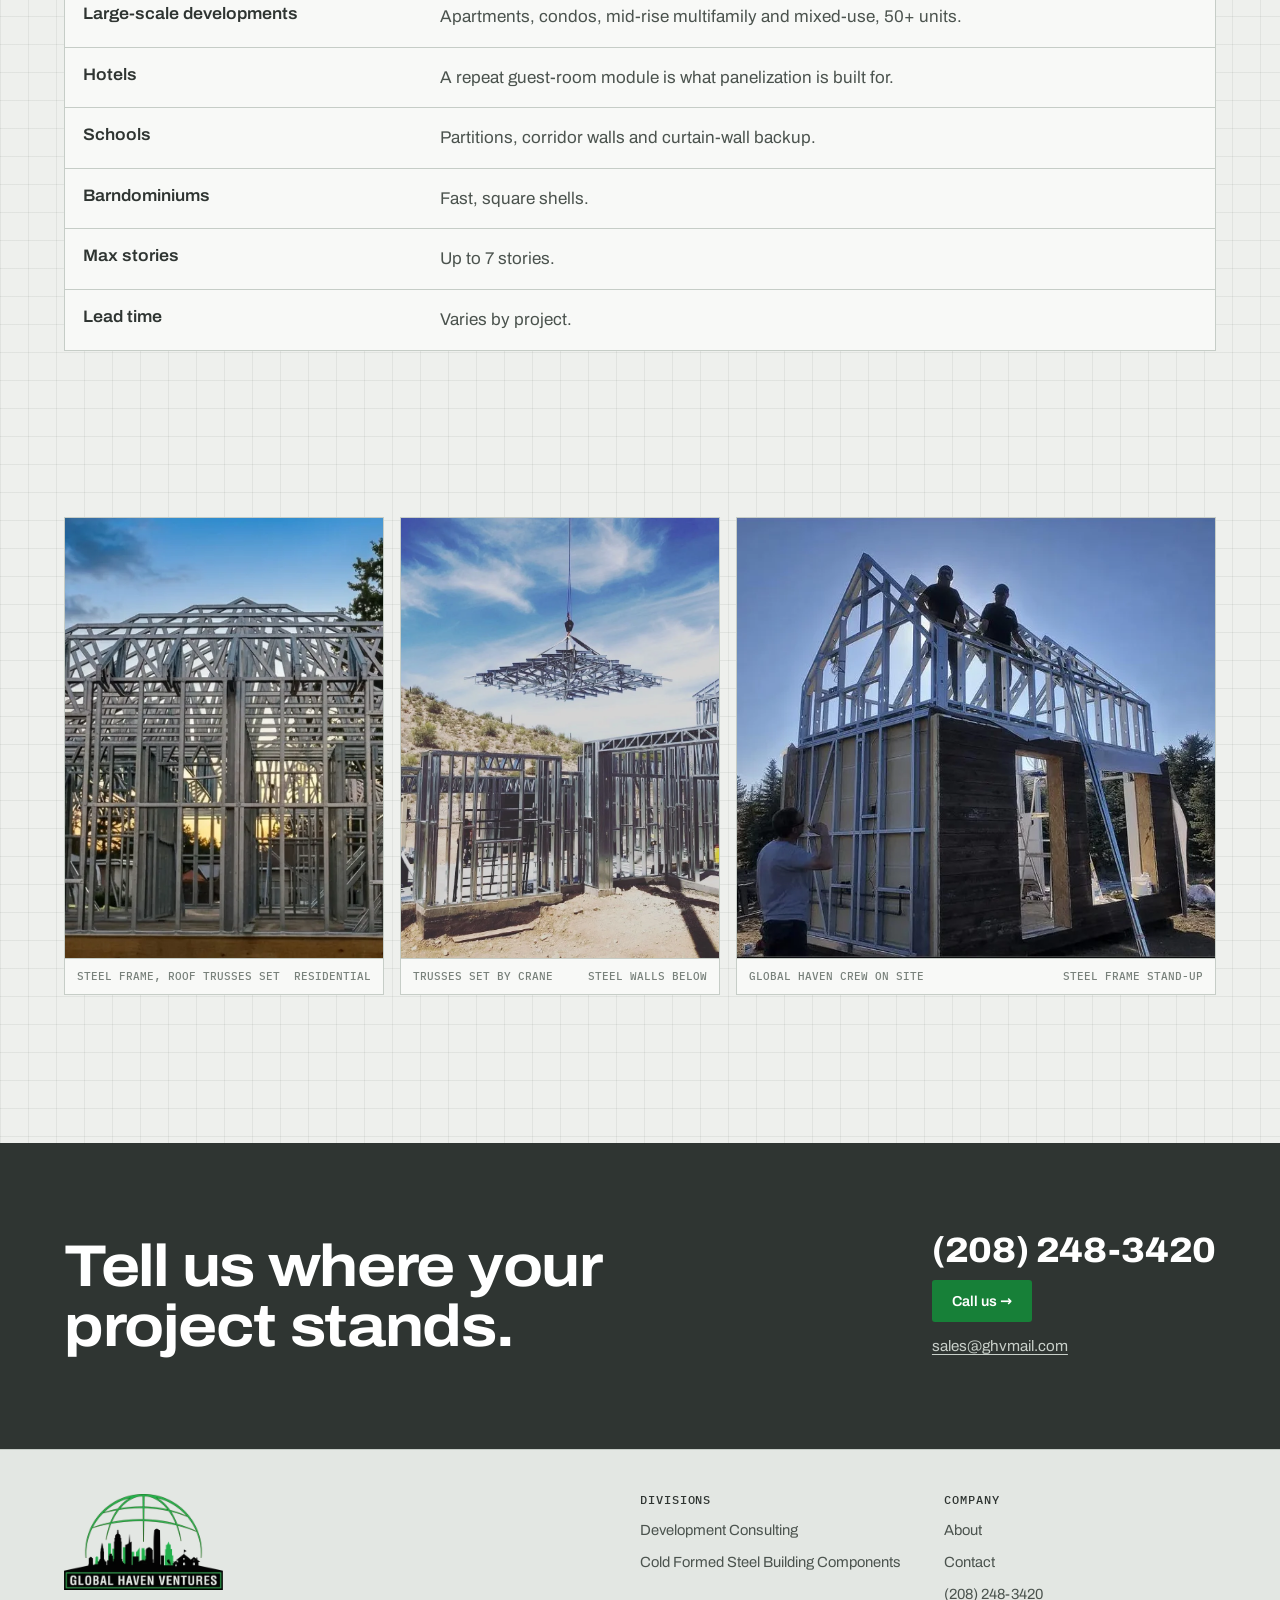
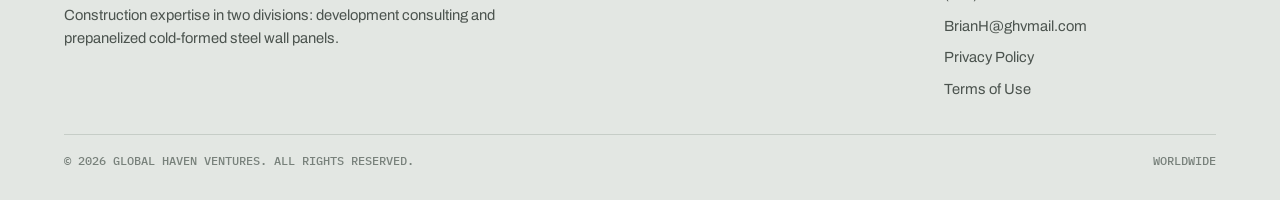
<file: steel.html>
<!DOCTYPE html>
<html lang="en">
<head>
<meta charset="utf-8" />
<meta name="viewport" content="width=device-width, initial-scale=1" />
<title>Prepanelized Cold-Formed Steel Framing | Global Haven Ventures</title>
<meta name="description" content="Prepanelized cold-formed steel wall panels, floor trusses and roof trusses: designed, engineered, framed, sheathed and decked, delivered ready to stand, or stood up by our crew." />
<link rel="canonical" href="https://globalhavenventures.com/steel" />
<meta property="og:type" content="website" />
<meta property="og:site_name" content="Global Haven Ventures" />
<meta property="og:title" content="Prepanelized Cold-Formed Steel Framing | Global Haven Ventures" />
<meta property="og:description" content="Prepanelized cold-formed steel wall panels, floor trusses and roof trusses: designed, engineered, framed, sheathed and decked, delivered ready to stand, or stood up by our crew." />
<meta property="og:url" content="https://globalhavenventures.com/steel" />
<meta property="og:image" content="https://globalhavenventures.com/assets/panel-crane-set.webp" />
<meta name="twitter:card" content="summary_large_image" />
<meta name="theme-color" content="#2F3532" />
<link rel="icon" type="image/png" sizes="32x32" href="/assets/favicon-32.png" />
<link rel="apple-touch-icon" href="/assets/apple-touch-icon.png" />
<link rel="stylesheet" href="/ghv.css" />
<link rel="preload" href="/assets/archivo-latin-wdth-normal.woff2" as="font" type="font/woff2" crossorigin />
<link rel="preload" href="/assets/panel-assembly-crew.webp" as="image" />
</head>
<body>
<header><div class="wrap">
  <a class="mark" href="/" aria-label="Global Haven Ventures home"><img src="/assets/ghv-logo.webp" alt="Global Haven Ventures" width="398" height="240"></a>
  <nav aria-label="Main"><a href="/consulting">Development Consulting</a><a href="/steel" aria-current=page>Cold Formed Steel Building Components</a><a href="/about">About</a><a href="/contact">Contact</a><a class="btn" href="tel:+12082483420">Call (208) 248-3420</a>
    <details class="menu"><summary aria-label="Menu">Menu</summary><div class="menu-panel"><a href="/consulting">Development Consulting</a><a href="/steel">Cold Formed Steel Building Components</a><a href="/about">About</a><a href="/contact">Contact</a><a href="tel:+12082483420">Call (208) 248-3420</a></div></details>
  </nav>
</div></header>
<main>
<section class="hero photo-hero page-hero"><img class="hero-bg" style="object-position:72% 85%" src="/assets/panel-assembly-crew.webp" alt="Crew fastening cold-formed steel framing panels on a factory line" width="1800" height="1195"><div class="wrap">
  <div class="div-label"><span class="no">02</span><span>Cold Formed Steel Building Components</span></div>
  <h1>We don’t sell houses. <span>We sell the structure.</span></h1>
  <p class="lead">We’re the framing subcontractor that arrives with the structure already built: prepanelized cold-formed steel wall panels, floor trusses and roof trusses, designed, engineered, framed, sheathed and decked for your project. We deliver it ready to stand, or we stand it up for you.</p>
  <div class="ctas"><a class="btn green" href="tel:+12082483420">Request a project quote →</a><a class="btn ghost light" href="#how">How it works</a></div>
</div></section>

<section class="band"><div class="wrap">
  <div class="cred stats4">
    <div><span class="tag">Framing time</span><span class="stat">Up to 50%</span><p class="small">less than stick framing</p></div>
    <div><span class="tag">Insurance</span><span class="stat">20–40%</span><p class="small">lower premiums</p></div>
    <div><span class="tag">Material waste</span><span class="stat">&lt;1%</span><p class="small">vs. 15–20% for wood</p></div>
    <div><span class="tag">Tolerance</span><span class="stat">±1 mm</span><p class="small">straight walls, square corners</p></div>
  </div>
</div></section>

<section class="sec first division steel"><div class="wrap">
  <div class="head">
    <div><div class="tag">What we supply</div><h2>The whole frame, <span>built before it ships.</span></h2></div>
    <p>Everything above the foundation, framed in cold-formed steel. Our scope is design, engineering, framing, sheathing and decking. Mechanical, electrical, plumbing, insulation and finishes stay with your trades.</p>
  </div>
  <div class="supply">
    <figure><img src="/assets/walls-on-slab.webp" alt="Prepanelized cold-formed steel wall panels standing on a slab, crane behind" width="1280" height="853" loading="lazy"><figcaption><span class="no">01</span><h3>Wall panels</h3><p>Load-bearing and non-load-bearing walls, framed and sheathed, with openings and headers built in.</p></figcaption></figure>
    <figure><img src="/assets/framing-model.webp" alt="3D model of a building framed in cold-formed steel: walls, floor trusses and roof trusses" width="1400" height="540" loading="lazy"><figcaption><span class="no">02</span><h3>Floor trusses</h3><p>Open-web steel floor trusses, decked and ready for the next level. Long spans mean fewer interior bearing walls.</p></figcaption></figure>
    <figure><img src="/assets/roof-trusses.webp" alt="Row of galvanized cold-formed steel roof trusses set on a building" width="1400" height="900" loading="lazy"><figcaption><span class="no">03</span><h3>Roof trusses</h3><p>Engineered steel roof trusses, delivered in sequence and set on the walls they were designed for.</p></figcaption></figure>
  </div>
</div></section>

<section class="sec" id="how"><div class="wrap">
  <div class="head">
    <div><div class="tag">How it works</div><h2>From drawings <span>to a standing frame.</span></h2></div>
    <p>Every stud is modeled before it’s made. Panels are built in the order they’ll be assembled, so the site crew stands walls instead of measuring and cutting them.</p>
  </div>
  <ol class="process">
    <li><h3>Design</h3><p>Your drawings or ours, converted into a full digital model of the frame.</p></li>
    <li><h3>Engineer</h3><p>Engineered to your codes and your wind, snow and seismic loads.</p></li>
    <li><h3>Fabricate</h3><p>Roll-formed, framed, sheathed and decked in a controlled factory.</p></li>
    <li><h3>Kit &amp; deliver</h3><p>Numbered, labeled and shipped in install sequence.</p></li>
    <li><h3>Stand</h3><p>Our crew or yours. Panels stand in days, not weeks.</p></li>
    <li><h3>Hand-off</h3><p>Your trades take the dried-in frame from there.</p></li>
  </ol>
  <div class="steel-grid" style="margin-top:clamp(40px,5vw,60px)">
    <div class="drawing">
      <svg class="axo" viewBox="0 0 720 600" role="img" aria-label="Illustrative isometric drawing of a prepanelized cold-formed steel wall panel: top and bottom track, galvanized studs, header track and sheathing">
<line class="back" x1="134.0" y1="31.0" x2="532.4" y2="261.0"/>
<line class="back" x1="134.0" y1="331.0" x2="532.4" y2="561.0"/>
<polygon class="stud" points="150.0,40.0 156.9,44.0 156.9,344.0 150.0,340.0"/>
<polygon class="stud-side" points="150.0,40.0 134.0,31.0 134.0,331.0 150.0,340.0"/>
<polygon class="stud" points="202.0,70.0 208.9,74.0 208.9,374.0 202.0,370.0"/>
<polygon class="stud-side" points="202.0,70.0 186.0,61.0 186.0,361.0 202.0,370.0"/>
<polygon class="stud" points="253.9,100.0 260.8,104.0 260.8,404.0 253.9,400.0"/>
<polygon class="stud-side" points="253.9,100.0 237.9,91.0 237.9,391.0 253.9,400.0"/>
<polygon class="stud" points="305.9,130.0 312.8,134.0 312.8,434.0 305.9,430.0"/>
<polygon class="stud-side" points="305.9,130.0 289.9,121.0 289.9,421.0 305.9,430.0"/>
<polygon class="stud" points="357.8,160.0 364.8,164.0 364.8,464.0 357.8,460.0"/>
<polygon class="stud-side" points="357.8,160.0 341.8,151.0 341.8,451.0 357.8,460.0"/>
<polygon class="stud" points="409.8,190.0 416.7,194.0 416.7,494.0 409.8,490.0"/>
<polygon class="stud-side" points="409.8,190.0 393.8,181.0 393.8,481.0 409.8,490.0"/>
<polygon class="stud" points="461.8,220.0 468.7,224.0 468.7,524.0 461.8,520.0"/>
<polygon class="stud-side" points="461.8,220.0 445.8,211.0 445.8,511.0 461.8,520.0"/>
<polygon class="stud" points="513.7,250.0 520.6,254.0 520.6,554.0 513.7,550.0"/>
<polygon class="stud-side" points="513.7,250.0 497.7,241.0 497.7,541.0 513.7,550.0"/>
<polygon class="track" points="144.8,37.0 548.4,270.0 548.4,280.0 144.8,47.0"/>
<polygon class="track-top" points="144.8,37.0 128.8,28.0 532.4,261.0 548.4,270.0"/>
<polygon class="track" points="144.8,327.0 548.4,560.0 548.4,570.0 144.8,337.0"/>
<polygon class="track-top" points="144.8,327.0 128.8,318.0 532.4,551.0 548.4,560.0"/>
<polygon class="track" points="312.8,204.0 409.8,260.0 409.8,272.0 312.8,216.0"/>
<polygon class="track" points="312.8,324.0 409.8,380.0 409.8,390.0 312.8,334.0"/>
<polygon class="sheath" points="417.8,194.0 556.4,274.0 556.4,574.0 417.8,494.0"/>
<line class="sheath-line" x1="435.1" y1="208.0" x2="435.1" y2="500.0"/>
<line class="sheath-line" x1="469.8" y1="228.0" x2="469.8" y2="520.0"/>
<line class="sheath-line" x1="504.4" y1="248.0" x2="504.4" y2="540.0"/>
<line class="sheath-line" x1="539.0" y1="268.0" x2="539.0" y2="560.0"/>
<polyline class="lead" points="184.6,60.0 168,48 158,48"/>
<circle class="dot" cx="184.6" cy="60.0" r="3.2"/>
<text class="lbl" x="18" y="52">TOP TRACK</text>
<polyline class="lead" points="361.3,238.0 168,202 158,202"/>
<circle class="dot" cx="361.3" cy="238.0" r="3.2"/>
<text class="lbl" x="18" y="206">HEADER TRACK</text>
<polyline class="lead" points="227.9,375.0 168,348 158,348"/>
<circle class="dot" cx="227.9" cy="375.0" r="3.2"/>
<text class="lbl" x="18" y="352">BOTTOM TRACK</text>
<polyline class="lead" points="357.8,400.0 168,544 158,544"/>
<circle class="dot" cx="357.8" cy="400.0" r="3.2"/>
<text class="lbl" x="18" y="548">CFS STUD · GALVANIZED</text>
<polyline class="lead" points="504.4,424.0 588,496 594,496"/>
<circle class="dot" cx="504.4" cy="424.0" r="3.2"/>
<text class="lbl" x="600" y="500">SHEATHING</text>
</svg>
      <div class="titleblock">
        <div>Sheet<b>CFS wall panel · typical</b></div>
        <div>Scope<b>Factory-built</b></div>
        <div>Status<b>Illustrative only</b></div>
      </div>
    </div>
    <figure class="photo tall"><img src="/assets/sheathed-3storey.webp" alt="Three-storey cold-formed steel building with exterior sheathing and steel roof trusses" width="1394" height="1046" loading="lazy"><figcaption>Framed, sheathed and trussed · three storeys</figcaption></figure>
  </div>
</div></section>

<section class="sec division steel"><div class="wrap">
  <div class="head">
    <div><div class="tag">Steel vs. wood</div><h2>Same building. <span>Better frame.</span></h2></div>
    <p>Prepanelized cold-formed steel against conventional stick-built wood framing.</p>
  </div>
  <div class="table-wrap"><table class="vs">
    <thead><tr><th></th><th>Stick-built wood</th><th>Prepanelized CFS</th></tr></thead>
    <tbody>
      <tr><td>Framing install</td><td>2–3 weeks</td><td><b>2–3 days</b></td></tr>
      <tr><td>Framing time</td><td>Baseline</td><td><b>Up to 50% less</b></td></tr>
      <tr><td>Material waste</td><td>15–20%</td><td><b>Under 1%</b></td></tr>
      <tr><td>Tolerance</td><td>Warps, shrinks, settles</td><td><b>±1 mm, no shrinkage</b></td></tr>
      <tr><td>Fire</td><td>Combustible</td><td><b>Non-combustible</b></td></tr>
      <tr><td>Rot, mold, termites</td><td>Vulnerable; chemically treated</td><td><b>Immune; no treatment</b></td></tr>
      <tr><td>Insurance premiums</td><td>Baseline</td><td><b>20–40% lower</b></td></tr>
      <tr><td>Design life</td><td>30–50 years</td><td><b>50+ years, galvanized</b></td></tr>
      <tr><td>Material pricing</td><td>Lumber volatility</td><td><b>Steel locked at order</b></td></tr>
    </tbody>
  </table></div>
</div></section>

<section class="sec"><div class="wrap">
  <div class="head">
    <div><div class="tag">Who we build for</div><h2>Where prepanelized <span>steel fits.</span></h2></div>
    <p>Up to 7 stories. Lead time varies by project.</p>
  </div>
  <div class="cards3" style="margin-bottom:28px">
    <div class="panel"><div class="tag"><b>01</b> Developers</div><h3>Shorter carry</h3><p class="small">A frame that stands in days shortens the months you carry the project, and steel pricing doesn’t move with the lumber market.</p></div>
    <div class="panel"><div class="tag"><b>02</b> General contractors</div><h3>One framing sub</h3><p class="small">Walls, floor trusses and roof trusses from one subcontractor, delivered in sequence. We stand it, or your crew does.</p></div>
    <div class="panel"><div class="tag"><b>03</b> Owners &amp; institutions</div><h3>A frame that lasts</h3><p class="small">Non-combustible, rot- and termite-proof, and engineered for local wind, snow and seismic loads.</p></div>
  </div>
  <div class="table-wrap"><table>
    <thead><tr><th>Project type</th><th>Scope</th></tr></thead>
    <tbody>
      <tr><td>Large-scale developments</td><td>Apartments, condos, mid-rise multifamily and mixed-use, 50+ units.</td></tr>
      <tr><td>Hotels</td><td>A repeat guest-room module is what panelization is built for.</td></tr>
      <tr><td>Schools</td><td>Partitions, corridor walls and curtain-wall backup.</td></tr>
      <tr><td>Barndominiums</td><td>Fast, square shells.</td></tr>
      <tr><td>Max stories</td><td>Up to 7 stories.</td></tr>
      <tr><td>Lead time</td><td>Varies by project.</td></tr>
    </tbody>
  </table></div>
</div></section>

<section class="band"><div class="wrap">
  <div class="photos">
    <figure><img src="/assets/frame-dusk.webp" alt="Cold-formed steel house frame with steel roof trusses at dusk" width="1280" height="720" loading="lazy"><figcaption><span>Steel frame, roof trusses set</span><span>Residential</span></figcaption></figure>
    <figure><img src="/assets/truss-lift.webp" alt="Steel roof trusses lifted by crane over steel-framed walls" width="1280" height="1280" loading="lazy"><figcaption><span>Trusses set by crane</span><span>Steel walls below</span></figcaption></figure>
    <figure><img src="/assets/g1-crew.webp" alt="Global Haven crew standing up a steel frame on site" width="860" height="642" loading="lazy"><figcaption><span>Global Haven crew on site</span><span>Steel frame stand-up</span></figcaption></figure>
  </div>
</div></section>

<section class="close" id="contact"><div class="wrap">
  <h2>Tell us where your project stands.</h2>
  <div class="side"><a class="phone" href="tel:+12082483420">(208) 248-3420</a><a class="btn green" href="tel:+12082483420">Call us →</a><a class="close-email" href="mailto:sales@ghvmail.com">sales@ghvmail.com</a></div>
</div></section>
</main>
<footer><div class="wrap">
  <div class="grid">
    <div><img class="foot-logo" src="/assets/ghv-logo.webp" alt="Global Haven Ventures" width="398" height="240" loading="lazy"><p style="margin:14px 0 0;max-width:30em">Construction expertise in two divisions: development consulting and prepanelized cold-formed steel wall panels.</p></div>
    <div><h4>Divisions</h4><a href="/consulting">Development Consulting</a><a href="/steel">Cold Formed Steel Building Components</a></div>
    <div><h4>Company</h4><a href="/about">About</a><a href="/contact">Contact</a><a href="tel:+12082483420">(208) 248-3420</a><a href="mailto:BrianH@ghvmail.com">BrianH@ghvmail.com</a><a href="/privacy-policy.html">Privacy Policy</a><a href="/terms.html">Terms of Use</a></div>
  </div>
  <div class="legal"><span>© 2026 Global Haven Ventures. All rights reserved.</span><span>Worldwide</span></div>
</div></footer>
</body>
</html>
</file>
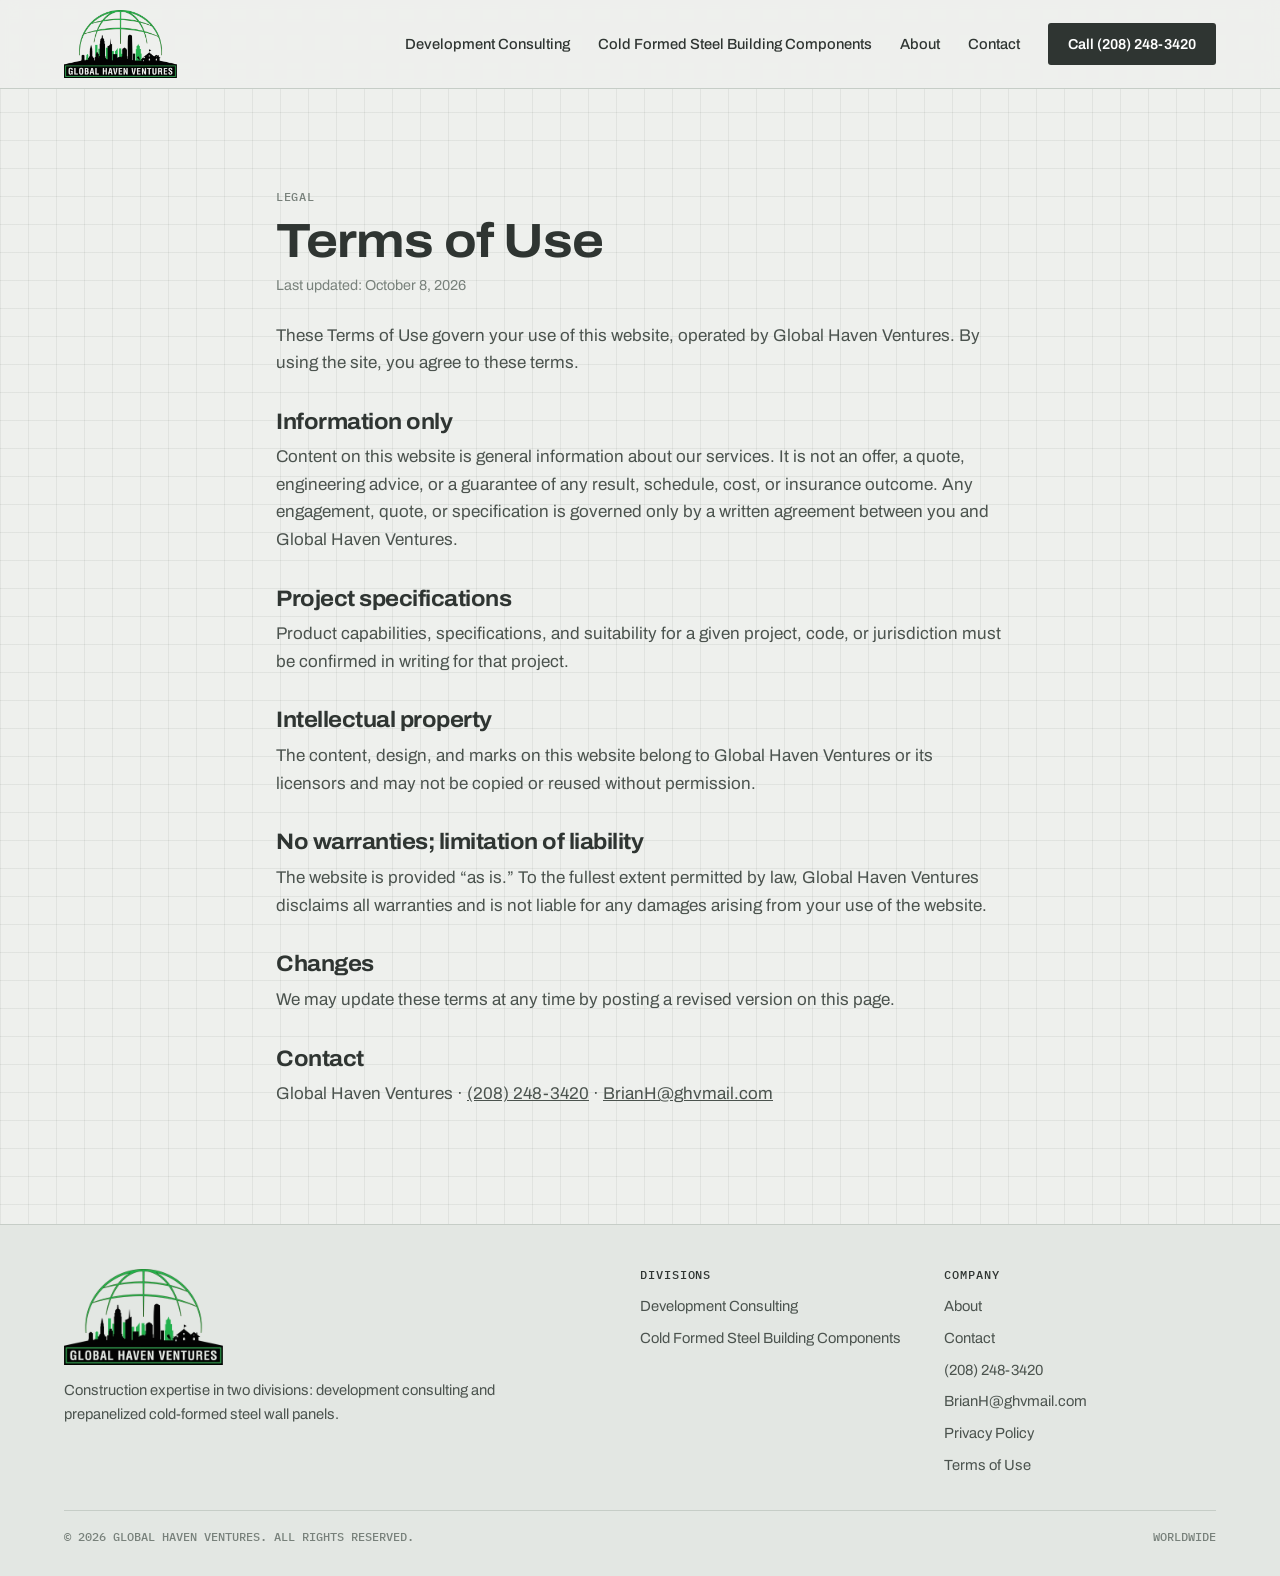
<file: terms.html>
<!DOCTYPE html>
<html lang="en">
<head>
<meta charset="utf-8" />
<meta name="viewport" content="width=device-width, initial-scale=1" />
<title>Terms of Use | Global Haven Ventures</title>
<meta name="description" content="Terms of Use for the Global Haven Ventures website." />
<link rel="canonical" href="https://globalhavenventures.com/terms.html" />
<meta property="og:type" content="website" />
<meta property="og:site_name" content="Global Haven Ventures" />
<meta property="og:title" content="Terms of Use | Global Haven Ventures" />
<meta property="og:description" content="Terms of Use for the Global Haven Ventures website." />
<meta property="og:url" content="https://globalhavenventures.com/terms.html" />
<meta property="og:image" content="https://globalhavenventures.com/assets/panel-crane-set.webp" />
<meta name="twitter:card" content="summary_large_image" />
<meta name="theme-color" content="#2F3532" />
<link rel="icon" type="image/png" sizes="32x32" href="/assets/favicon-32.png" />
<link rel="apple-touch-icon" href="/assets/apple-touch-icon.png" />
<link rel="stylesheet" href="/ghv.css" />
<link rel="preload" href="/assets/archivo-latin-wdth-normal.woff2" as="font" type="font/woff2" crossorigin />
</head>
<body>
<header><div class="wrap">
  <a class="mark" href="/" aria-label="Global Haven Ventures home"><img src="/assets/ghv-logo.webp" alt="Global Haven Ventures" width="398" height="240"></a>
  <nav aria-label="Main"><a href="/consulting">Development Consulting</a><a href="/steel">Cold Formed Steel Building Components</a><a href="/about">About</a><a href="/contact">Contact</a><a class="btn" href="tel:+12082483420">Call (208) 248-3420</a>
    <details class="menu"><summary aria-label="Menu">Menu</summary><div class="menu-panel"><a href="/consulting">Development Consulting</a><a href="/steel">Cold Formed Steel Building Components</a><a href="/about">About</a><a href="/contact">Contact</a><a href="tel:+12082483420">Call (208) 248-3420</a></div></details>
  </nav>
</div></header>
<main>
<section class="sec first"><div class="wrap doc">
  <div class="tag">Legal</div>
  <h1>Terms of Use</h1>
  <p class="small">Last updated: October 8, 2026</p>
  <p>These Terms of Use govern your use of this website, operated by Global Haven Ventures. By using the site, you agree to these terms.</p>
  <h2>Information only</h2>
  <p>Content on this website is general information about our services. It is not an offer, a quote, engineering advice, or a guarantee of any result, schedule, cost, or insurance outcome. Any engagement, quote, or specification is governed only by a written agreement between you and Global Haven Ventures.</p>
  <h2>Project specifications</h2>
  <p>Product capabilities, specifications, and suitability for a given project, code, or jurisdiction must be confirmed in writing for that project.</p>
  <h2>Intellectual property</h2>
  <p>The content, design, and marks on this website belong to Global Haven Ventures or its licensors and may not be copied or reused without permission.</p>
  <h2>No warranties; limitation of liability</h2>
  <p>The website is provided “as is.” To the fullest extent permitted by law, Global Haven Ventures disclaims all warranties and is not liable for any damages arising from your use of the website.</p>
  <h2>Changes</h2>
  <p>We may update these terms at any time by posting a revised version on this page.</p>
  <h2>Contact</h2>
  <p>Global Haven Ventures · <a href="tel:+12082483420">(208) 248-3420</a> · <a href="mailto:BrianH@ghvmail.com">BrianH@ghvmail.com</a></p>
</div></section>
</main>
<footer><div class="wrap">
  <div class="grid">
    <div><img class="foot-logo" src="/assets/ghv-logo.webp" alt="Global Haven Ventures" width="398" height="240" loading="lazy"><p style="margin:14px 0 0;max-width:30em">Construction expertise in two divisions: development consulting and prepanelized cold-formed steel wall panels.</p></div>
    <div><h4>Divisions</h4><a href="/consulting">Development Consulting</a><a href="/steel">Cold Formed Steel Building Components</a></div>
    <div><h4>Company</h4><a href="/about">About</a><a href="/contact">Contact</a><a href="tel:+12082483420">(208) 248-3420</a><a href="mailto:BrianH@ghvmail.com">BrianH@ghvmail.com</a><a href="/privacy-policy.html">Privacy Policy</a><a href="/terms.html">Terms of Use</a></div>
  </div>
  <div class="legal"><span>© 2026 Global Haven Ventures. All rights reserved.</span><span>Worldwide</span></div>
</div></footer>
</body>
</html>
</file>
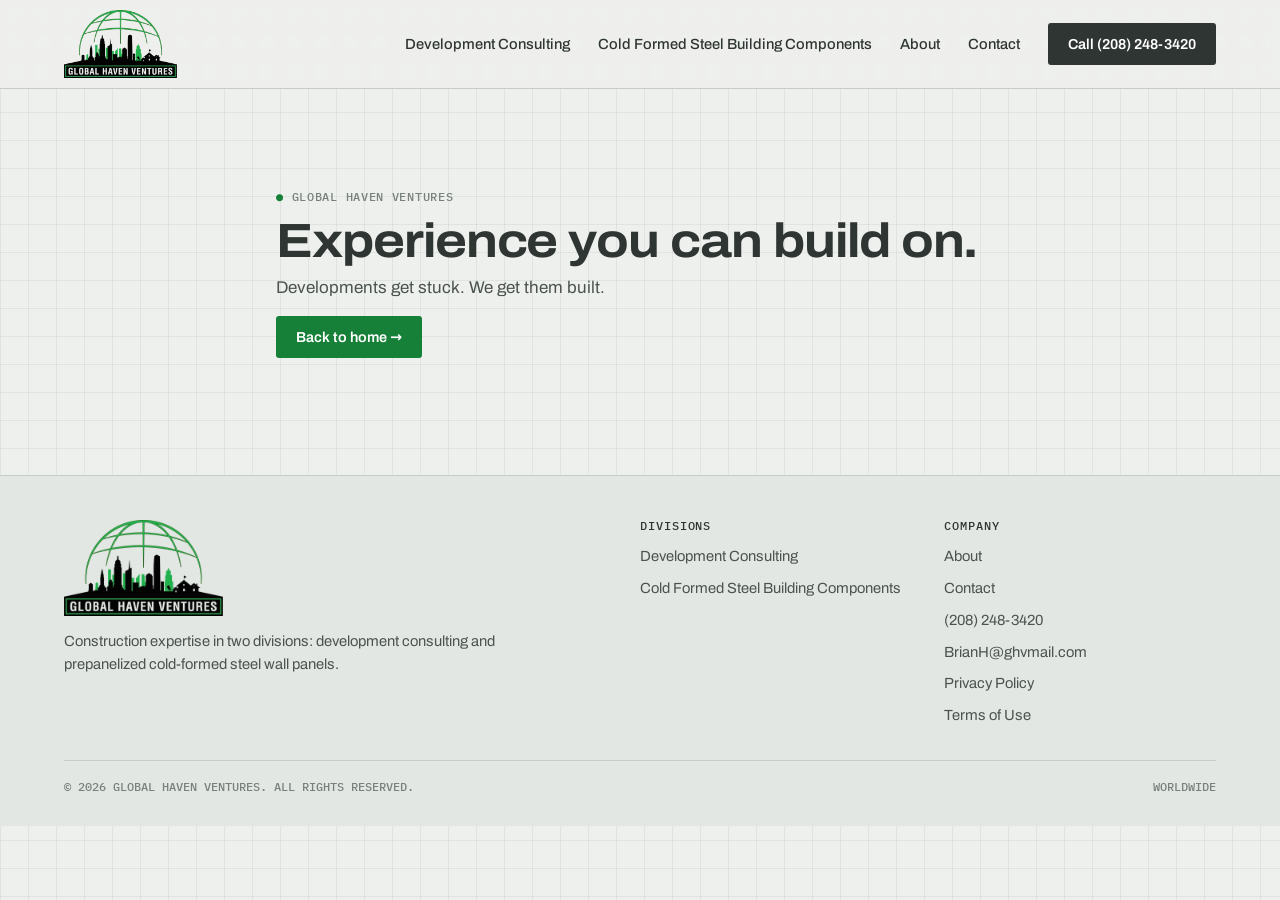
<file: thank-you.html>
<!DOCTYPE html>
<html lang="en">
<head>
<meta charset="utf-8" />
<meta name="viewport" content="width=device-width, initial-scale=1" />
<title>Global Haven Ventures</title>
<meta name="description" content="Global Haven Ventures" />
<meta name="robots" content="noindex,follow" />
<meta name="theme-color" content="#2F3532" />
<link rel="icon" type="image/png" sizes="32x32" href="/assets/favicon-32.png" />
<link rel="apple-touch-icon" href="/assets/apple-touch-icon.png" />
<link rel="stylesheet" href="/ghv.css" />
<link rel="preload" href="/assets/archivo-latin-wdth-normal.woff2" as="font" type="font/woff2" crossorigin />
</head>
<body>
<header><div class="wrap">
  <a class="mark" href="/" aria-label="Global Haven Ventures home"><img src="/assets/ghv-logo.webp" alt="Global Haven Ventures" width="398" height="240"></a>
  <nav aria-label="Main"><a href="/consulting">Development Consulting</a><a href="/steel">Cold Formed Steel Building Components</a><a href="/about">About</a><a href="/contact">Contact</a><a class="btn" href="tel:+12082483420">Call (208) 248-3420</a>
    <details class="menu"><summary aria-label="Menu">Menu</summary><div class="menu-panel"><a href="/consulting">Development Consulting</a><a href="/steel">Cold Formed Steel Building Components</a><a href="/about">About</a><a href="/contact">Contact</a><a href="tel:+12082483420">Call (208) 248-3420</a></div></details>
  </nav>
</div></header>
<main>
<section class="sec first"><div class="wrap doc">
  <div class="tag"><b>●</b> Global Haven Ventures</div>
  <h1>Experience you can build on.</h1>
  <p>Developments get stuck. We get them built.</p>
  <p><a class="btn green" href="/">Back to home →</a></p>
</div></section>
</main>
<footer><div class="wrap">
  <div class="grid">
    <div><img class="foot-logo" src="/assets/ghv-logo.webp" alt="Global Haven Ventures" width="398" height="240" loading="lazy"><p style="margin:14px 0 0;max-width:30em">Construction expertise in two divisions: development consulting and prepanelized cold-formed steel wall panels.</p></div>
    <div><h4>Divisions</h4><a href="/consulting">Development Consulting</a><a href="/steel">Cold Formed Steel Building Components</a></div>
    <div><h4>Company</h4><a href="/about">About</a><a href="/contact">Contact</a><a href="tel:+12082483420">(208) 248-3420</a><a href="mailto:BrianH@ghvmail.com">BrianH@ghvmail.com</a><a href="/privacy-policy.html">Privacy Policy</a><a href="/terms.html">Terms of Use</a></div>
  </div>
  <div class="legal"><span>© 2026 Global Haven Ventures. All rights reserved.</span><span>Worldwide</span></div>
</div></footer>
</body>
</html>
</file>
<file: ghv.css>
/* Global Haven Ventures — fix13.com staging. Self-hosted fonts (no third-party requests). */
@font-face{font-family:"Archivo";font-style:normal;font-weight:100 900;font-stretch:62% 125%;font-display:swap;src:url(/assets/archivo-latin-wdth-normal.woff2) format("woff2-variations"),url(/assets/archivo-latin-wdth-normal.woff2) format("woff2")}
@font-face{font-family:"IBM Plex Mono";font-weight:400;font-display:swap;src:url(/assets/ibm-plex-mono-latin-400-normal.woff2) format("woff2")}
@font-face{font-family:"IBM Plex Mono";font-weight:500;font-display:swap;src:url(/assets/ibm-plex-mono-latin-500-normal.woff2) format("woff2")}
:root{
  --sheet:#EEF0ED; --sheet-2:#E3E7E3; --card:#F8F9F7; --grid:rgba(53,59,55,.07);
  --line:#C6CDC7; --ink:#2F3532; --text:#4B534E; --soft:#78817B;
  --green:#23B14D; --green-ink:#178038; --green-wash:#DDEFE2;
  --tbd:#8A5A0B; --tbd-bg:#FFF6E3; --tbd-line:#D9A441;
  --display:"Archivo",system-ui,-apple-system,"Segoe UI",sans-serif;
  --mono:"IBM Plex Mono",ui-monospace,"SFMono-Regular",Menlo,monospace;
  color-scheme:light;
}
*{box-sizing:border-box}
body{margin:0;background:var(--sheet);color:var(--text);font:400 17px/1.62 var(--display);font-stretch:100%;-webkit-font-smoothing:antialiased;
  background-image:linear-gradient(var(--grid) 1px,transparent 1px),linear-gradient(90deg,var(--grid) 1px,transparent 1px);background-size:28px 28px}
img{max-width:100%;height:auto;display:block}
a{color:inherit}
.wrap{max-width:1240px;margin:0 auto;padding-inline:clamp(16px,4vw,44px)}
h1,h2,h3{font-family:var(--display);font-stretch:112%;color:var(--ink);font-weight:700;margin:0;letter-spacing:-.022em;line-height:1.02;text-wrap:balance}
.tag{font:500 .74rem/1 var(--mono);letter-spacing:.06em;text-transform:uppercase;color:var(--soft)}
.tag b{color:var(--green-ink);font-weight:500}

header{position:sticky;top:env(safe-area-inset-top,0px);z-index:10;background:rgba(238,240,237,.94);backdrop-filter:blur(8px);border-bottom:1px solid var(--line)}
header .wrap{display:flex;align-items:center;justify-content:space-between;height:72px;gap:20px}
.mark{display:flex;align-items:center;gap:12px;text-decoration:none}
.mark svg{width:32px;height:32px}
.mark b{font:700 1.08rem/1 var(--display);font-stretch:118%;color:var(--ink);letter-spacing:-.01em}
.mark b small{display:block;font:500 .62rem/1 var(--mono);letter-spacing:.2em;color:var(--green-ink);margin-top:5px;text-transform:uppercase}
nav{display:flex;align-items:center;gap:28px}
nav a{font:500 .92rem/1 var(--display);color:var(--ink);text-decoration:none}
nav a:hover{color:var(--green-ink)}
.btn{display:inline-flex;align-items:center;gap:10px;font:600 .9rem/1 var(--display);text-decoration:none;padding:14px 20px;border-radius:3px;background:var(--ink);color:#fff;transition:background .15s}
.btn:hover{background:var(--green-ink)}
.btn.green{background:var(--green-ink)}
.btn.green:hover{background:#106B2D}

/* hero */
.hero{padding-block:clamp(48px,6vw,80px) clamp(40px,5vw,64px)}
.hero .grid{display:grid;grid-template-columns:.95fr 1.05fr;gap:clamp(24px,4vw,56px);align-items:center}
.hero h1{font-size:clamp(2.7rem,5.8vw,5rem);margin:20px 0 0}
.hero h1 span{color:var(--green-ink)}
.hero p{font-size:1.14rem;max-width:32em;margin:24px 0 32px}
.hero .ctas{display:flex;gap:12px;flex-wrap:wrap}
.drawing{background:var(--card);border:1px solid var(--line);position:relative}
.axo{width:100%;height:auto;display:block;padding:14px}
.axo .back{stroke:#AEB6AF;stroke-width:1;stroke-dasharray:3 3}
.axo .stud{fill:#D9DED9;stroke:#59625C;stroke-width:1}
.axo .stud-side{fill:#C4CBC5;stroke:#59625C;stroke-width:.8}
.axo .track{fill:#CDD3CE;stroke:#59625C;stroke-width:1}
.axo .track-top{fill:#E6EAE6;stroke:#59625C;stroke-width:.8}
.axo .insul{fill:#F3E7C8;stroke:none}
.axo .hatch{stroke:#D4BE85;stroke-width:1}
.axo .conduit{stroke:#23B14D;stroke-width:3;stroke-linecap:round}
.axo .pipe{stroke:#3F7FB3;stroke-width:3;stroke-linecap:round}
.axo .sheath{fill:rgba(35,177,77,.16);stroke:#178038;stroke-width:1.2}
.axo .sheath-line{stroke:rgba(23,128,56,.35);stroke-width:1}
.axo .lead{fill:none;stroke:#2F3532;stroke-width:.9}
.axo .dot{fill:#2F3532}
.axo .lbl{font:500 11px var(--mono);fill:#2F3532;letter-spacing:.04em}
.titleblock{display:grid;grid-template-columns:1.4fr 1fr 1fr;border-top:1px solid var(--line)}
.titleblock div{padding:10px 14px;font:500 .7rem/1.35 var(--mono);color:var(--soft);text-transform:uppercase;letter-spacing:.04em}
.titleblock div+div{border-left:1px solid var(--line)}
.titleblock b{display:block;color:var(--ink);font-weight:500;margin-top:3px}

/* fork */
.fork{display:grid;grid-template-columns:1fr 1fr;gap:16px;margin-top:clamp(40px,5vw,64px)}
.fork a{display:grid;grid-template-columns:auto 1fr auto;gap:18px;align-items:start;background:var(--card);border:1px solid var(--line);padding:24px 24px;text-decoration:none;transition:border-color .15s,transform .15s}
.fork a:hover{border-color:var(--green);transform:translateY(-2px)}
.fork .no{font:500 .78rem/1 var(--mono);color:var(--green-ink);border:1px solid var(--green);padding:6px 7px;border-radius:2px}
.fork h3{font-size:1.5rem;font-stretch:108%}
.fork p{margin:8px 0 0;font-size:.96rem;color:var(--soft)}
.fork .arr{font:500 1.3rem/1 var(--mono);color:var(--ink)}

/* section heads */
.sec{padding-block:clamp(64px,8vw,104px);border-top:1px solid var(--line)}
.sec .head{display:grid;grid-template-columns:.9fr 1.1fr;gap:clamp(24px,4vw,64px);align-items:end;margin-bottom:clamp(32px,4vw,52px)}
.sec h2{font-size:clamp(2.1rem,4vw,3.3rem);margin-top:16px}
.sec .head p{margin:0;max-width:36em}

/* process */
.process{display:grid;grid-template-columns:repeat(6,1fr);border-top:2px solid var(--ink);counter-reset:s}
.process li{list-style:none;padding:18px 16px 0 0;position:relative}
.process li:before{counter-increment:s;content:"0" counter(s);display:block;font:500 .78rem/1 var(--mono);color:var(--green-ink);margin-bottom:14px}
.process li:after{content:"";position:absolute;top:-6px;left:0;width:10px;height:10px;background:var(--sheet);border:2px solid var(--ink);border-radius:50%}
.process h3{font-size:1.15rem;font-stretch:105%;margin-bottom:8px}
.process p{font-size:.92rem;margin:0;color:var(--soft)}
ol.process{padding:0;margin:0}

/* spec table */
.table-wrap{overflow-x:auto;background:var(--card);border:1px solid var(--line)}
table{width:100%;border-collapse:collapse;min-width:640px}
th,td{text-align:left;padding:16px 18px;border-bottom:1px solid var(--line);vertical-align:top}
th{font:500 .72rem/1 var(--mono);letter-spacing:.06em;text-transform:uppercase;color:var(--soft);background:var(--sheet-2)}
td:first-child{font:600 1.04rem/1.3 var(--display);color:var(--ink);font-stretch:106%;white-space:nowrap}
tr:last-child td{border-bottom:0}
.fit{display:inline-block;font:500 .72rem/1 var(--mono);text-transform:uppercase;letter-spacing:.04em;padding:6px 8px;border-radius:2px;background:var(--green-wash);color:var(--green-ink);white-space:nowrap}
.fit.gray{background:var(--sheet-2);color:var(--soft)}

/* split */
.split{display:grid;grid-template-columns:1fr 1fr;gap:16px;align-items:start}
.panel{background:var(--card);border:1px solid var(--line);padding:clamp(24px,3vw,36px)}
.panel h3{font-size:1.6rem;margin:14px 0 12px}
.panel p{margin:0 0 16px}
.panel ul{list-style:none;padding:0;margin:0;border-top:1px solid var(--line)}
.panel li{display:flex;justify-content:space-between;gap:16px;padding:11px 0;border-bottom:1px solid var(--line);font-size:.95rem;color:var(--ink)}
.panel li span{font:500 .78rem/1.5 var(--mono);color:var(--soft);text-align:right}
.photo{margin:0;border:1px solid var(--line);background:var(--card)}
.photo img{width:100%;aspect-ratio:16/10;object-fit:cover;filter:saturate(.7)}
.photo figcaption{font:500 .7rem/1.4 var(--mono);color:var(--soft);text-transform:uppercase;padding:10px 14px;border-top:1px solid var(--line)}

.close{background:var(--ink);color:#C9D0CA;padding-block:clamp(56px,7vw,96px)}
.close .wrap{display:flex;justify-content:space-between;align-items:center;gap:28px;flex-wrap:wrap}
.close h2{color:#fff;font-size:clamp(2.2rem,4.6vw,3.8rem);max-width:12em}
.close .side{display:grid;gap:12px;justify-items:start}
footer{background:var(--sheet-2);padding-block:44px 30px;font-size:.92rem;border-top:1px solid var(--line)}
footer .grid{display:grid;grid-template-columns:2fr 1fr 1fr;gap:32px;padding-bottom:24px;border-bottom:1px solid var(--line)}
footer h4{font:500 .72rem/1 var(--mono);letter-spacing:.08em;text-transform:uppercase;color:var(--ink);margin:0 0 14px}
footer a{display:block;text-decoration:none;margin-bottom:8px}
footer a:hover{color:var(--green-ink)}
footer .legal{display:flex;justify-content:space-between;gap:16px;flex-wrap:wrap;padding-top:18px;font:500 .74rem/1.4 var(--mono);color:var(--soft);text-transform:uppercase}
a:focus-visible{outline:2px solid var(--green);outline-offset:3px}

@media (max-width:960px){
  nav a:not(.btn){display:none}
  .hero .grid,.sec .head,.split{grid-template-columns:1fr}
  .process{grid-template-columns:1fr 1fr 1fr;row-gap:28px}
  footer .grid{grid-template-columns:1fr 1fr}
}
@media (max-width:600px){
  .fork{grid-template-columns:1fr}
  .process{grid-template-columns:1fr 1fr}
  .titleblock{grid-template-columns:1fr}
  .titleblock div+div{border-left:0;border-top:1px solid var(--line)}
  footer .grid{grid-template-columns:1fr}
  nav .btn{padding:11px 14px;font-size:.82rem}
}
@media (prefers-reduced-motion:reduce){*{transition:none!important}}
/* v2 additions: brand-level hero with a division index; each division owns its own pitch. */
.btn.ghost{background:transparent;color:var(--ink);box-shadow:inset 0 0 0 1px var(--ink)}
.btn.ghost:hover{background:var(--ink);color:#fff}
.hero h1{max-width:13.5em}
.index{background:var(--card);border:1px solid var(--line)}
.index-head,.index-foot{display:flex;justify-content:space-between;font:500 .72rem/1 var(--mono);text-transform:uppercase;letter-spacing:.06em;color:var(--soft);padding:14px 20px;background:var(--sheet-2)}
.index-head{border-bottom:1px solid var(--line)}
.index-foot{border-top:1px solid var(--line);background:transparent}
.index a{display:grid;grid-template-columns:auto 1fr auto;gap:18px;align-items:start;padding:26px 20px;text-decoration:none;transition:background .15s}
.index a+a{border-top:1px solid var(--line)}
.index a:hover{background:var(--green-wash)}
.index .no{font:500 .78rem/1 var(--mono);color:var(--green-ink);border:1px solid var(--green);padding:6px 7px;border-radius:2px}
.index h3{font-size:1.55rem;font-stretch:110%}
.index p{margin:8px 0 0;font-size:.95rem;color:var(--soft)}
.index .arr{font:500 1.3rem/1 var(--mono);color:var(--ink)}
.band{padding-block:0 clamp(56px,7vw,88px)}
.wide{margin:0;border:1px solid var(--line);background:var(--card)}
.wide img{width:100%;aspect-ratio:21/8;object-fit:cover;object-position:50% 55%;filter:saturate(.7)}
.wide figcaption{display:flex;justify-content:space-between;gap:12px;font:500 .7rem/1.4 var(--mono);color:var(--soft);text-transform:uppercase;padding:10px 14px;border-top:1px solid var(--line)}
.cred{display:grid;grid-template-columns:1.6fr 1fr 1fr 1fr;border:1px solid var(--line);border-top:0;background:var(--card)}
.cred div{padding:20px;display:grid;gap:10px;align-content:start;justify-items:start}
.cred div+div{border-left:1px solid var(--line)}
.close .phone{font:800 clamp(1.6rem,3vw,2.2rem)/1 var(--display);font-stretch:108%;color:#fff;text-decoration:none;letter-spacing:-.01em}
.cred .stat{font:800 2.1rem/1 var(--display);font-stretch:108%;color:var(--ink);letter-spacing:-.02em}
.cred p{margin:0;font:600 1.12rem/1.3 var(--display);font-stretch:106%;color:var(--ink)}
.division .div-label{display:flex;align-items:center;gap:12px;font:500 .78rem/1 var(--mono);text-transform:uppercase;letter-spacing:.06em;color:var(--ink);margin-bottom:22px}
.division .div-label .no{color:#fff;background:var(--green-ink);padding:6px 8px;border-radius:2px}
.division .head{align-items:start}
.division h2{margin-top:0;font-size:clamp(2.3rem,4.6vw,3.8rem)}
.division h2 span,.sec h2 span{color:var(--green-ink)}
.cons-grid{display:grid;grid-template-columns:1fr 1.3fr;gap:16px;margin-bottom:28px}
.blockers{list-style:none;padding:0;margin:16px 0;display:flex;flex-wrap:wrap;gap:8px}
.blockers li{font:500 .9rem/1 var(--display);color:var(--ink);background:var(--sheet);border:1px solid var(--line);padding:10px 12px;border-radius:2px}
.terms{list-style:none;padding:0;margin:14px 0 16px;border-top:1px solid var(--line)}
.terms li{display:grid;grid-template-columns:200px 1fr;gap:16px;padding:14px 0;border-bottom:1px solid var(--line)}
.terms b{font:600 1.02rem/1.35 var(--display);color:var(--ink);font-stretch:106%}
.terms span{font-size:.95rem}
.small{font-size:.9rem;color:var(--soft);margin:0}
.division.steel{background:rgba(227,231,227,.55)}
.steel-grid{display:grid;grid-template-columns:1.15fr .85fr;gap:16px;margin-bottom:clamp(40px,5vw,60px);align-items:stretch}
.payoff{background:var(--card);border:1px solid var(--line);padding:clamp(22px,3vw,32px);display:flex;flex-direction:column;gap:4px}
.pay{padding:16px 0;border-bottom:1px solid var(--line)}
.pay h3{font-size:1.2rem;font-stretch:106%;margin-bottom:6px}
.pay p{margin:0;font-size:.95rem}
.payoff .small{margin-top:14px}
.division .process{margin-bottom:clamp(40px,5vw,56px)}
.division .table-wrap{margin-bottom:28px}
.people{display:grid;grid-template-columns:repeat(4,1fr);border-top:2px solid var(--ink)}
.people div{padding:22px 20px 0 0}
.people div+div{padding-left:20px;border-left:1px solid var(--line)}
.people h3{font-size:1.25rem;font-stretch:106%}
.people .role{display:block;font:500 .7rem/1.3 var(--mono);text-transform:uppercase;color:var(--green-ink);margin:8px 0 10px}
.people p{margin:0;font-size:.93rem}
@media (max-width:960px){
  .cred{grid-template-columns:1fr 1fr}
  .cred div:nth-child(3){border-left:0}
  .cred div:nth-child(n+3){border-top:1px solid var(--line)}
  .cons-grid,.steel-grid{grid-template-columns:1fr}
  .people{grid-template-columns:1fr 1fr}
  .people div,.people div+div{padding:20px 16px 20px 0;border-left:0;border-bottom:1px solid var(--line)}
  .wide img{aspect-ratio:16/9}
}
@media (max-width:600px){
  .cred{grid-template-columns:1fr}
  .cred div+div{border-left:0;border-top:1px solid var(--line)}
  .terms li{grid-template-columns:1fr;gap:4px}
  .people{grid-template-columns:1fr}
}

.photos{display:grid;grid-template-columns:1fr 1fr 1.5fr;gap:16px;margin-bottom:clamp(40px,5vw,60px)}
.photos figure{margin:0;border:1px solid var(--line);background:var(--card);display:flex;flex-direction:column}
.photos img{width:100%;height:440px;object-fit:cover}
.photos figcaption{display:flex;justify-content:space-between;gap:10px;font:500 .68rem/1.4 var(--mono);color:var(--soft);text-transform:uppercase;padding:10px 12px;border-top:1px solid var(--line)}
.wide img{object-position:50% 45%}
@media (max-width:960px){.photos{grid-template-columns:1fr 1fr}.photos figure:last-child{grid-column:1/-1}.photos img{height:360px}}
@media (max-width:600px){.photos{grid-template-columns:1fr}.photos img{height:300px}}
.panel .blockers li{display:inline-block;padding:10px 12px;border:1px solid var(--line);border-radius:2px;background:var(--sheet)}
.panel .blockers{border-top:0}
.panel .terms li{display:grid;grid-template-columns:200px 1fr;gap:16px;justify-content:initial}
.panel .terms li span{font:400 .95rem/1.5 var(--display);color:var(--text);text-align:left}
@media (max-width:600px){.panel .terms li{grid-template-columns:1fr;gap:4px}}
.people.solo{grid-template-columns:minmax(0,46em)}
.people.solo div{padding-right:0}

/* v3 hero: copy #6 on a job-site photo */
.photo-hero{position:relative;overflow:hidden;background:#2C312E;padding-block:clamp(64px,8vw,112px)}
.photo-hero .hero-bg{position:absolute;inset:0;width:100%;height:100%;object-fit:cover;object-position:62% 45%}
.photo-hero:before{content:"";position:absolute;inset:0;z-index:1;background:linear-gradient(90deg,rgba(32,37,34,.93) 0%,rgba(32,37,34,.82) 45%,rgba(32,37,34,.45) 100%)}
.photo-hero .wrap{position:relative;z-index:2}
.photo-hero .tag{color:#C3CCC6}
.photo-hero .tag b{color:#9BE0AE}
.photo-hero h1{color:#fff;font-size:clamp(3rem,6.6vw,5.6rem)}
.photo-hero h1 span{color:#9BE0AE}
.photo-hero .grid > div > p{color:#DCE3DE}
.photo-hero .index p{color:var(--soft)}
.photo-hero .ctas .btn.ghost.light{color:#fff;background:transparent;box-shadow:inset 0 0 0 1px #fff}
.photo-hero .ctas .btn.ghost.light:hover{background:#fff;color:var(--ink)}
.photo-hero .index{box-shadow:0 24px 50px -28px rgba(0,0,0,.6)}
.band{padding-top:clamp(40px,5vw,64px)}

/* Divisions card: frosted glass (option A) */
.photo-hero .index{background:rgba(30,35,32,.45);-webkit-backdrop-filter:blur(10px) saturate(1.1);backdrop-filter:blur(10px) saturate(1.1);border:1px solid rgba(255,255,255,.22);border-radius:6px;overflow:hidden;box-shadow:none}
.photo-hero .index-head{background:transparent;color:#C3CCC6;border-bottom:1px solid rgba(255,255,255,.16)}
.photo-hero .index-foot{background:transparent;color:#AEB8B1;border-top:1px solid rgba(255,255,255,.16)}
.photo-hero .index a+a{border-top:1px solid rgba(255,255,255,.16)}
.photo-hero .index a:hover{background:rgba(255,255,255,.08)}
.photo-hero .index h3{color:#fff}
.photo-hero .index p{color:#C9D2CC}
.photo-hero .index .no{color:#9BE0AE;border-color:rgba(155,224,174,.6)}
.photo-hero .index .arr{color:#fff}

/* site shell: mobile menu, current page, compact page heroes, contact, legal docs */
.menu{display:none;position:relative}
.menu summary{list-style:none;cursor:pointer;font:500 .8rem/1 var(--mono);text-transform:uppercase;letter-spacing:.06em;color:var(--ink);border:1px solid var(--line);padding:10px 12px;border-radius:3px;background:var(--card)}
.menu summary::-webkit-details-marker{display:none}
.menu-panel{position:absolute;right:0;top:calc(100% + 8px);background:var(--card);border:1px solid var(--line);min-width:230px;box-shadow:0 18px 40px -20px rgba(0,0,0,.35)}
.menu-panel a{display:block;padding:14px 16px;text-decoration:none;color:var(--ink);font-weight:500}
.menu-panel a+a{border-top:1px solid var(--line)}
nav a[aria-current=page]{color:var(--green-ink)}
.page-hero{padding-block:clamp(56px,7vw,96px)}
.page-hero h1{font-size:clamp(2.6rem,5.6vw,4.6rem);max-width:14em}
.page-hero .lead{color:#DCE3DE;font-size:1.14rem;max-width:36em;margin:22px 0 30px}
.page-hero .div-label{display:flex;align-items:center;gap:12px;font:500 .78rem/1 var(--mono);text-transform:uppercase;letter-spacing:.06em;color:#C3CCC6;margin-bottom:20px}
.page-hero .div-label .no{color:#fff;background:var(--green-ink);padding:6px 8px;border-radius:2px}
.sec.first{border-top:0}
.reach{display:grid;grid-template-columns:1.1fr .9fr;gap:16px;margin-bottom:16px}
.reach .phone-big{display:block;font:800 clamp(2rem,5vw,3.4rem)/1 var(--display);font-stretch:108%;color:var(--ink);text-decoration:none;letter-spacing:-.02em;margin:16px 0 18px}
.reach .phone-big:hover{color:var(--green-ink)}
.cards3{display:grid;grid-template-columns:repeat(3,1fr);gap:16px}
.cards3 .panel h3{font-size:1.35rem;margin:12px 0 8px}
.doc{max-width:48em}
.doc h1{font-size:clamp(2.2rem,4vw,3rem);margin:14px 0 8px}
.doc h2{font-size:1.4rem;font-stretch:106%;margin:34px 0 10px}
.doc p{margin:0 0 14px}
.doc .small{margin-bottom:24px}
@media (max-width:960px){
  .menu{display:block}
  .reach,.cards3{grid-template-columns:1fr}
}
@media (max-width:600px){nav .btn{display:none}}
header .wrap{height:88px}
.people.duo{grid-template-columns:1fr 1fr}
.people .more{color:var(--green-ink);font-weight:600;white-space:nowrap}
.bio{display:grid;grid-template-columns:240px 1fr;gap:clamp(24px,4vw,56px);align-items:start}
.bio img{width:100%;border:1px solid var(--line);background:var(--card)}
.bio .doc p{margin:0 0 16px}
@media (max-width:760px){.bio{grid-template-columns:1fr}.bio img{max-width:220px}.people.duo{grid-template-columns:1fr}}
.mark img{height:68px;width:auto;display:block}
.foot-logo{height:96px;width:auto}
@media (max-width:600px){header .wrap{height:76px}.mark img{height:58px}}
.stats4{grid-template-columns:repeat(4,1fr);border-top:1px solid var(--line)}
.stats4 .small{margin:0}
.supply{display:grid;grid-template-columns:repeat(3,1fr);gap:16px}
.supply figure{margin:0;background:var(--card);border:1px solid var(--line);display:flex;flex-direction:column}
.supply img{width:100%;aspect-ratio:4/3;object-fit:cover}
.supply figcaption{padding:20px 22px 24px}
.supply .no{font:500 .78rem/1 var(--mono);color:var(--green-ink);border:1px solid var(--green);padding:6px 7px;border-radius:2px}
.supply h3{font-size:1.4rem;margin:14px 0 8px}
.supply p{margin:0;font-size:.95rem}
.photo.tall{display:flex;flex-direction:column}
.photo.tall img{aspect-ratio:auto;flex:1;height:100%;min-height:320px}
table.vs td:first-child{white-space:normal}
table.vs td b{color:var(--green-ink);font-weight:600}
@media (max-width:960px){.stats4{grid-template-columns:1fr 1fr}.stats4 div:nth-child(3){border-left:0}.stats4 div:nth-child(n+3){border-top:1px solid var(--line)}.supply{grid-template-columns:1fr}}
@media (max-width:600px){.stats4{grid-template-columns:1fr}.stats4 div+div{border-left:0;border-top:1px solid var(--line)}}

/* globalhavenventures.com: email under the closing call button */
.close .close-email{color:#C9D0CA;font-size:.95rem;text-decoration:underline;text-underline-offset:3px}
.close .close-email:hover{color:#fff}
</file>
